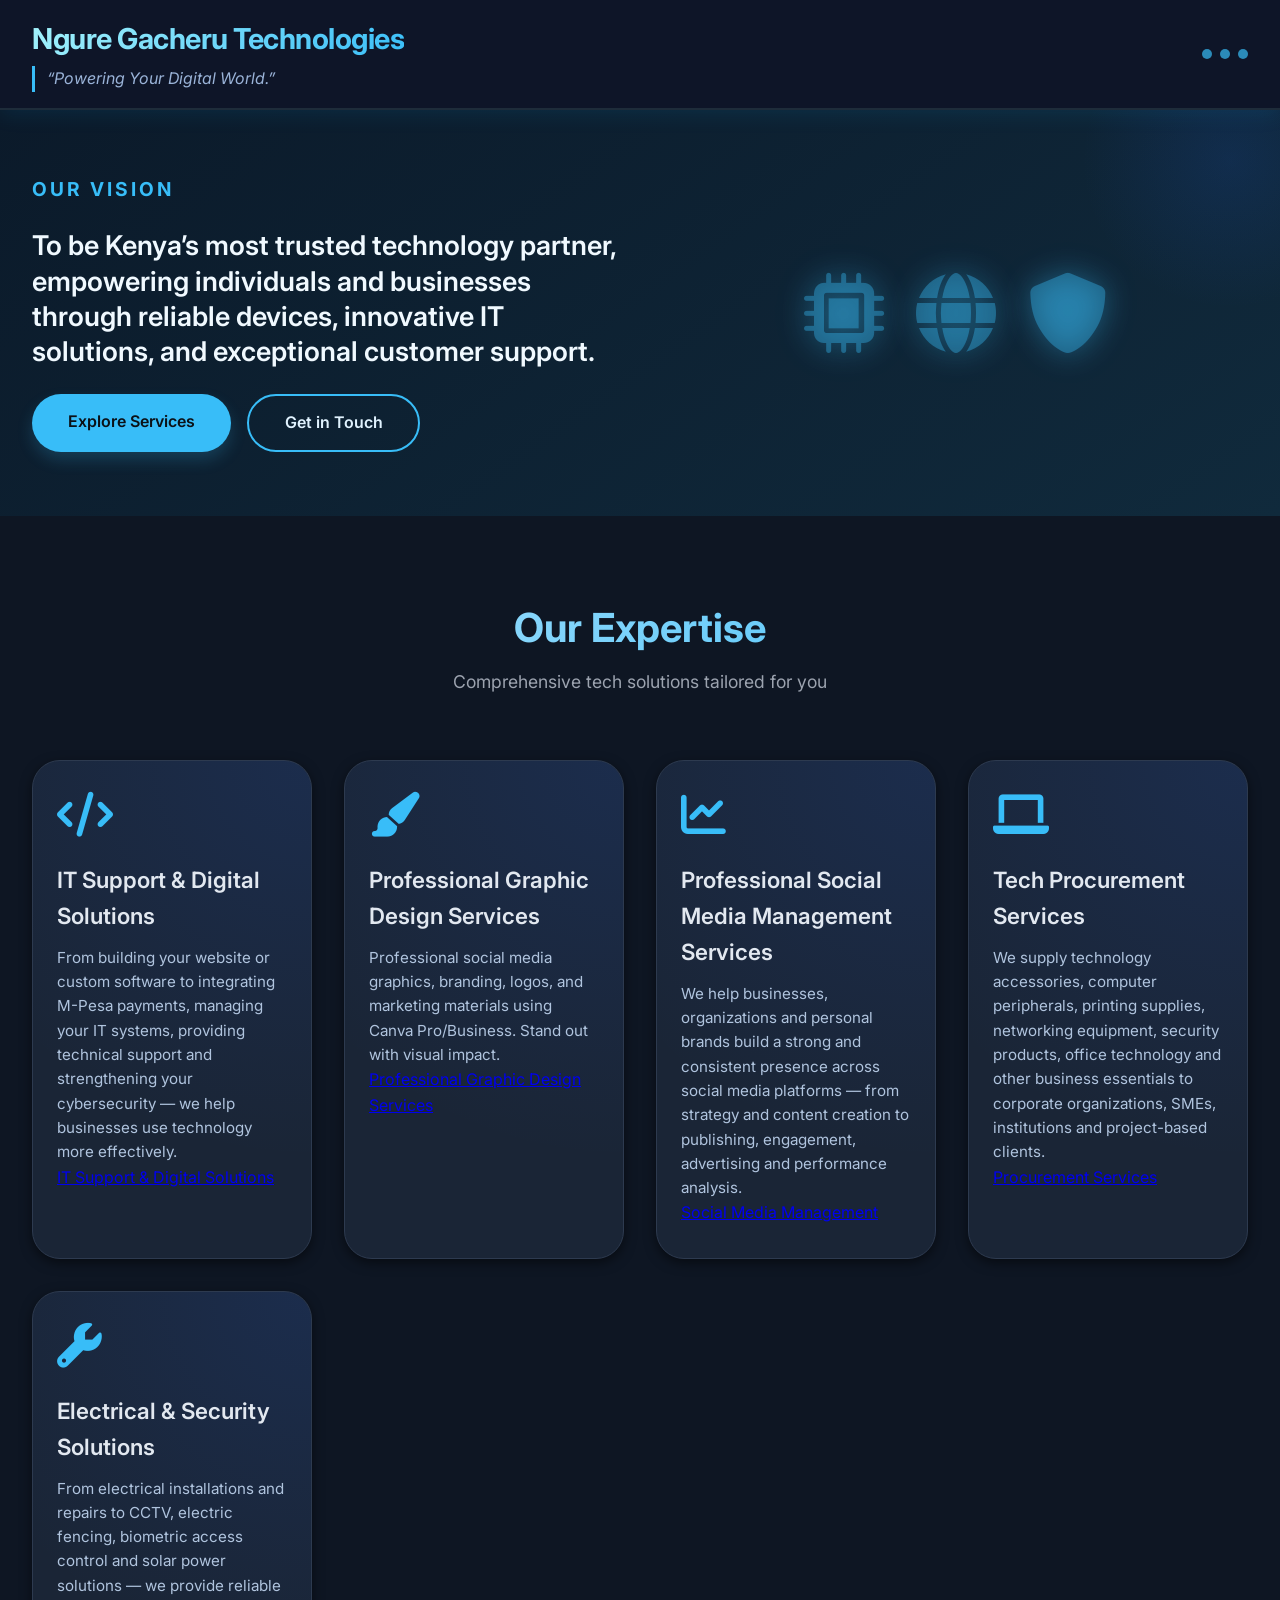
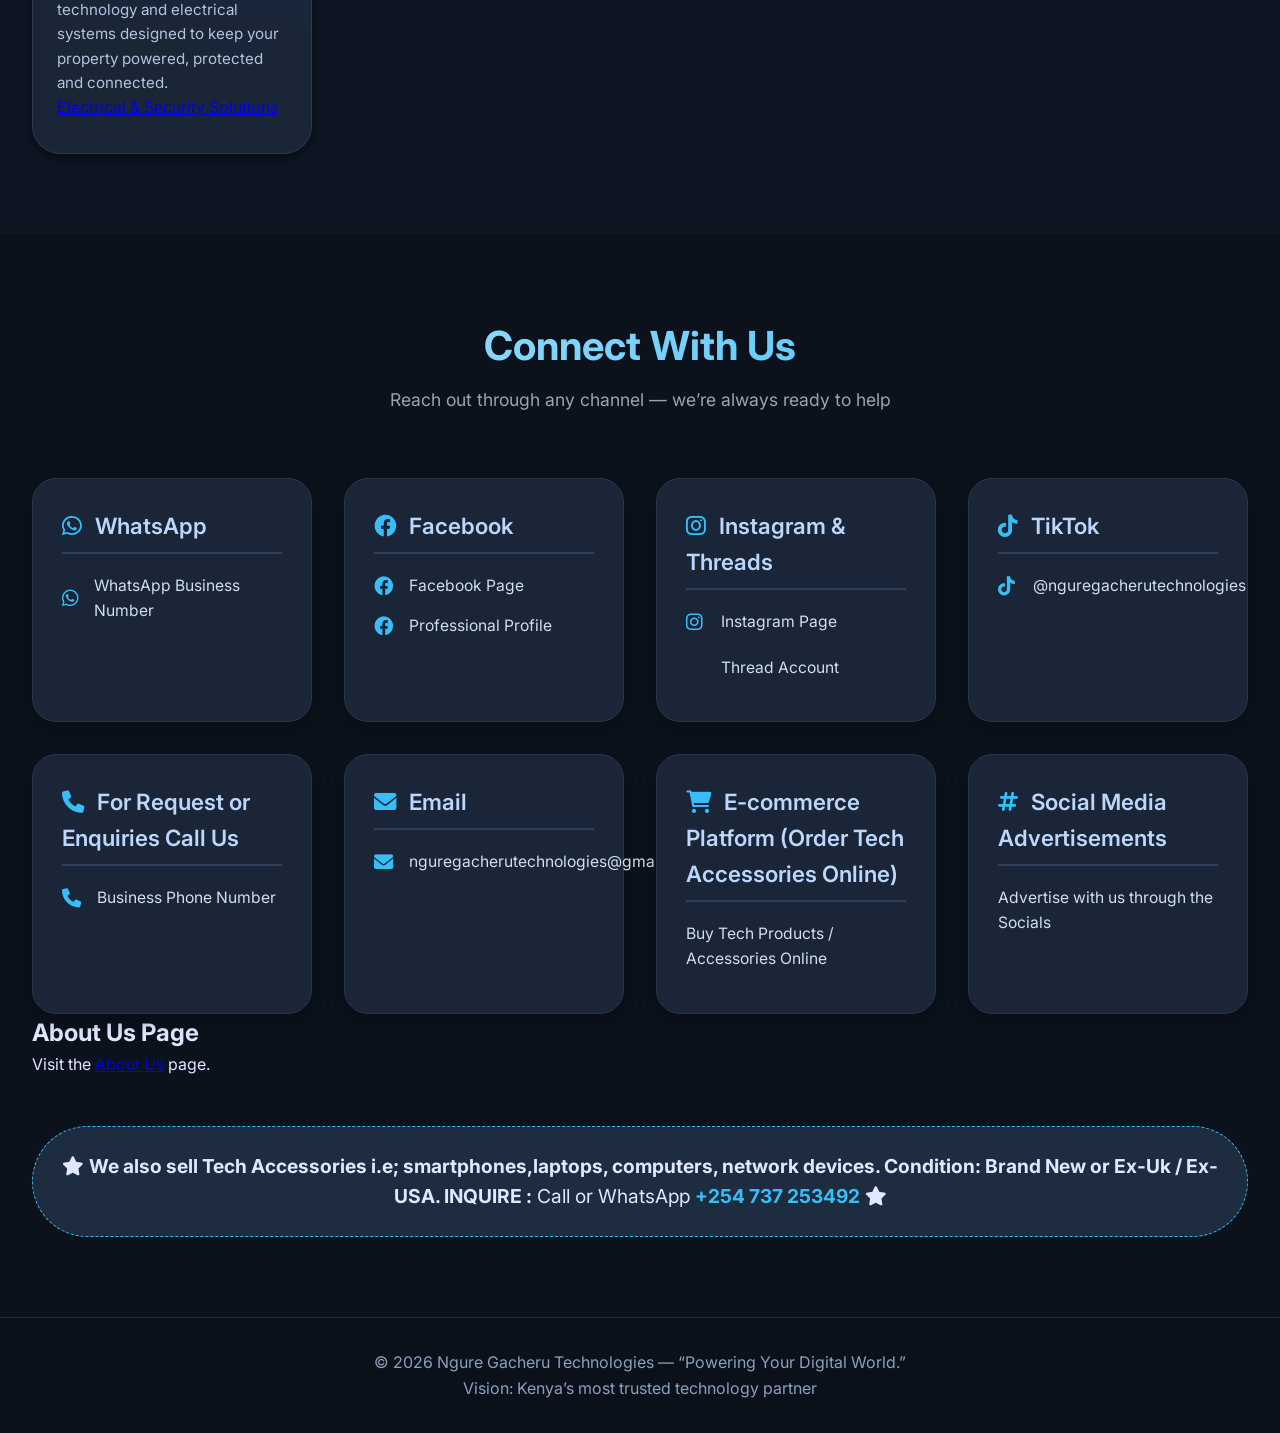
<file: index.html>
<!DOCTYPE html>
<html lang="en">
<head>
  <meta charset="UTF-8">
  <meta name="viewport" content="width=device-width, initial-scale=1.0">
  <title>Ngure Gacheru Technologies</title>
  <!-- Font Awesome 6 (free) -->
  <link rel="stylesheet" href="https://cdnjs.cloudflare.com/ajax/libs/font-awesome/6.0.0-beta3/css/all.min.css">
  <!-- Google Fonts: Inter (clean tech font) -->
  <link href="https://fonts.googleapis.com/css2?family=Inter:opsz,wght@14..32,400;14..32,500;14..32,600;14..32,700&display=swap" rel="stylesheet">
  <!-- Link to external CSS (separate file) -->
  <link rel="stylesheet" href="style.css">
</head>
<body>
  <!-- HEADER with company name & motto -->
  <header class="header">
    <div class="container header-container">
      <div class="logo-area">
        <h1 class="company-name">Ngure Gacheru Technologies</h1>
        <p class="motto">“Powering Your Digital World.”</p>
      </div>
      <!-- subtle tech accent -->
      <div class="header-accent">
        <span class="dot"></span><span class="dot"></span><span class="dot"></span>
      </div>
    </div>
  </header>

  <main>
    <!-- HERO SECTION with vision -->
    <section class="hero">
      <div class="container hero-container">
        <div class="hero-text animate-on-view">
          <h2 class="vision-title">Our Vision</h2>
          <p class="vision-statement">To be Kenya’s most trusted technology partner, empowering individuals and businesses through reliable devices, innovative IT solutions, and exceptional customer support.</p>
          <div class="hero-cta">
            <a href="#services" class="btn btn-primary">Explore Services</a>
            <a href="#contact" class="btn btn-outline">Get in Touch</a>
          </div>
        </div>
        <div class="hero-graphic animate-on-view">
          <i class="fas fa-microchip"></i>
          <i class="fas fa-globe"></i>
          <i class="fas fa-shield-alt"></i>
        </div>
      </div>
    </section>

    <!-- SERVICES SECTION (descriptive cards) -->
    <section id="services" class="services">
      <div class="container">
        <h2 class="section-title">Our Expertise</h2>
        <p class="section-subtitle">Comprehensive tech solutions tailored for you</p>
        <div class="services-grid">
          <!-- card 1: IT Support & Digital Services -->
          <div class="service-card animate-on-view">
            <i class="fas fa-code"></i>
            <h3>IT Support & Digital Solutions</h3>
            <p>From building your website or custom software to integrating M-Pesa payments, managing your IT systems, providing technical support and strengthening your cybersecurity — we help businesses use technology more effectively.</p>
            <a href="itsupport&digitalsolutions.html"></i> IT Support & Digital Solutions</a>
          </div>
          <!-- card 2: Graphic Design -->
          <div class="service-card animate-on-view">
            <i class="fas fa-paint-brush"></i>
            <h3>Professional Graphic Design Services</h3>
            <p>Professional social media graphics, branding, logos, and marketing materials using Canva Pro/Business. Stand out with visual impact.</p>
            <a href="graphicdesign.html"></i> Professional Graphic Design Services</a>
          </div>
          <!-- card 3: Social Media Management -->
          <div class="service-card animate-on-view">
            <i class="fas fa-chart-line"></i>
            <h3>Professional Social Media Management Services</h3>
            <p>We help businesses, organizations and personal brands build a strong and consistent presence across social media platforms — from strategy and content creation to publishing, engagement, advertising and performance analysis.</p>
            <a href="socialmediamanagement.html"></i> Social Media Management</a>
          </div>
          <!-- card 4: Procurement and Deployment -->
          <div class="service-card animate-on-view">
            <i class="fas fa-laptop"></i>
            <h3>Tech Procurement Services</h3>
            <p>We supply technology accessories, computer peripherals, printing supplies, networking equipment, security products, office technology and other business essentials to corporate organizations, SMEs, institutions and project-based clients.</p>
            <a href="procurement.html"></i> Procurement Services</a>
          </div> 
          <!--card 5: Electrical Works -->
          <div class="service-card animate-on-view">
            <i class="fas fa-wrench"></i>
            <h3>Electrical & Security Solutions</h3>
            <p>From electrical installations and repairs to CCTV, electric fencing, biometric access control and solar power solutions — we provide reliable technology and electrical systems designed to keep your property powered, protected and connected.</p>
            <a href="electrical&securitysolutions.html"></i> Electrical & Security Solutions</a>
          </div>
        </div>
      </div>
    </section>

    <!-- CONTACT SECTION (all clickable links) -->
    <section id="contact" class="contact">
      <div class="container">
        <h2 class="section-title">Connect With Us</h2>
        <p class="section-subtitle">Reach out through any channel — we’re always ready to help</p>

        <div class="contact-grid">
          <!-- left column: WhatsApp & Facebook & Instagram/Threads -->
          <div class="contact-group animate-on-view">
            <h3><i class="fab fa-whatsapp"></i> WhatsApp</h3>
            <ul>
              <li><a href="https://wa.me/254737253492" target="_blank" rel="noopener"><i class="fab fa-whatsapp"></i> WhatsApp Business Number</a></li>
            </ul>
          </div>

          <div class="contact-group animate-on-view">
            <h3><i class="fab fa-facebook"></i> Facebook</h3>
            <ul>
              <li><a href="https://www.facebook.com/share/1E1MWqyqEN/" target="_blank" rel="noopener"><i class="fab fa-facebook"></i> Facebook Page</a></li>
              <li><a href="https://www.facebook.com/share/17ygFQ6qt3/" target="_blank" rel="noopener"><i class="fab fa-facebook"></i> Professional Profile</a></li>
            </ul>
          </div>

          <div class="contact-group animate-on-view">
            <h3><i class="fab fa-instagram"></i> Instagram & Threads</h3>
            <ul>
              <li><a href="https://www.instagram.com/nguregacheru_technologies?igsh=MXRsOHNwMW92cDds" target="_blank" rel="noopener"><i class="fab fa-instagram"></i> Instagram Page</a></li>
              <li><a href="https://www.threads.net/@nguregacheru_technologies" target="_blank" rel="noopener"><i class="fab fa-threads"></i> Thread Account</a></li>
            </ul>
          </div>

          <!-- right column: TikTok, Phone, Email, extra -->
          <div class="contact-group animate-on-view">
            <h3><i class="fab fa-tiktok"></i> TikTok</h3>
            <ul>
              <li><a href="https://tiktok.com/@nguregacherutechnologies" target="_blank" rel="noopener"><i class="fab fa-tiktok"></i> @nguregacherutechnologies</a></li>
            </ul>
          </div>

          <div class="contact-group animate-on-view">
            <h3><i class="fas fa-phone"></i> For Request or Enquiries Call Us</h3>
            <ul>
              <li><a href="tel:+254737253492"><i class="fas fa-phone"></i> Business Phone Number</a></li>
            </ul>
          </div>

          <div class="contact-group animate-on-view">
            <h3><i class="fas fa-envelope"></i> Email</h3>
            <ul>
              <li><a href="mailto:nguregacherutechnologies@gmail.com"><i class="fas fa-envelope"></i> nguregacherutechnologies@gmail.com</a></li>
            </ul>
          </div>

        <div class="contact-group animate-on-view">
          <h3><i class="fas fa-shopping-cart"></i> E-commerce Platform (Order Tech Accessories Online)</h3>
          <ul>
            <li><a href="https://wa.me/c/254737253492" target="_blank><i class="fab fa-whatsapp"></i> Buy Tech Products / Accessories Online</a></li>
          </ul>
        </div>

        <div class="contact-group animate-on-view">
          <h3><i class="fas fa-hashtag"></i> Social Media Advertisements</h3>
          <ul>
            <li><a href="socialmediamanagement.html" target="_blank><i class="fab fa-desktop"></i> Advertise with us through the Socials</a></li>
          </ul>
      </div>
    </div>
 
        <body>
          <h1>About Us Page</h1>
          <p>Visit the <a href="aboutus.html">About Us</a> page.</p>
        </body>

        <!-- extra line: repeat of contact/orders (already covered, but to match description) -->
        <div class="contact-footer-note animate-on-view">
          <p><i class="fas fa-star"></i> <strong>We also sell Tech Accessories i.e; smartphones,laptops, computers, network devices. Condition: Brand New or Ex-Uk / Ex-USA. INQUIRE :</strong> Call or WhatsApp <a href="https://wa.me/c/254737253492" target="_blank">+254 737 253492</a> <i class="fas fa-star"></i></p>
        </div>
      </div>
    </section>
  </main>

  <!-- FOOTER -->
  <footer class="footer">
    <div class="container footer-container">
      <p>© <span id="current-year"></span> Ngure Gacheru Technologies — “Powering Your Digital World.”</p>
      <p>Vision: Kenya’s most trusted technology partner</p>
    </div>
  </footer>

  <!-- Link to external JavaScript (separate file) -->
  <script src="script.js"></script>
</body>

</html>
</file>
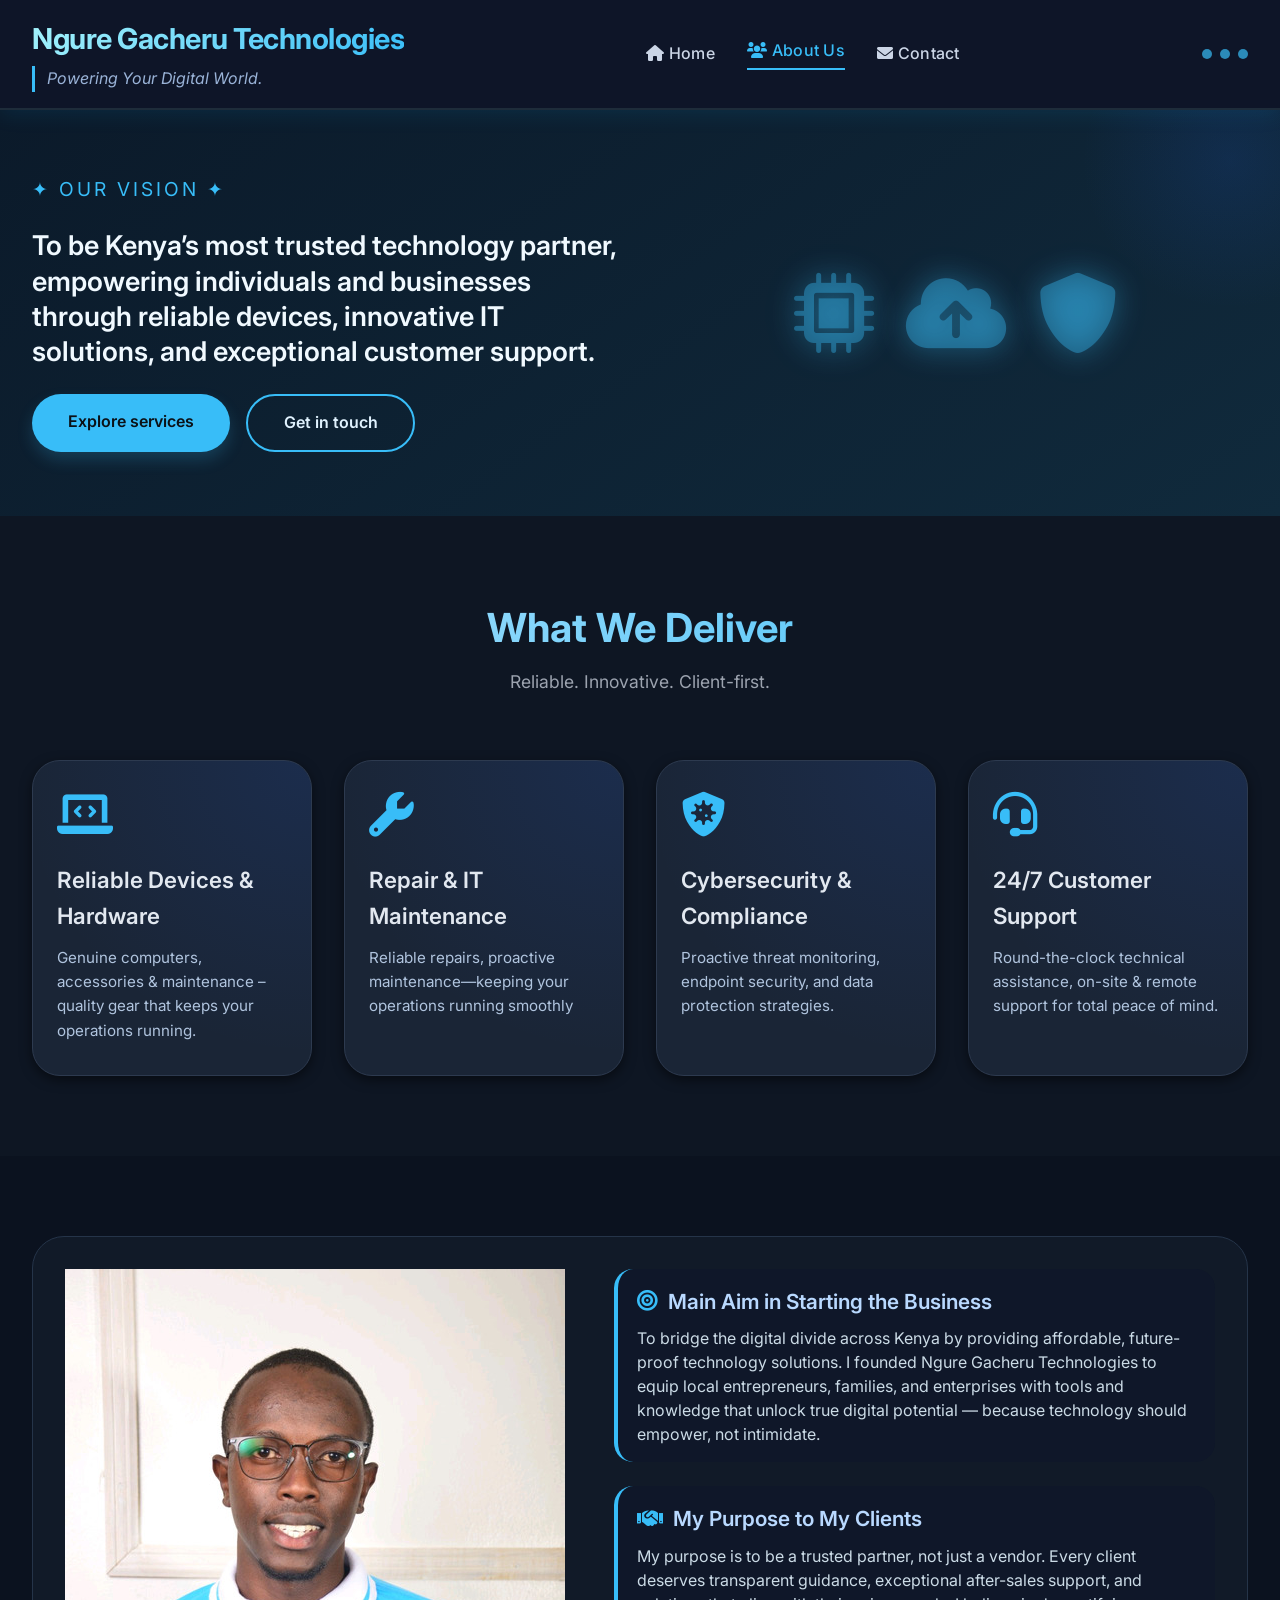
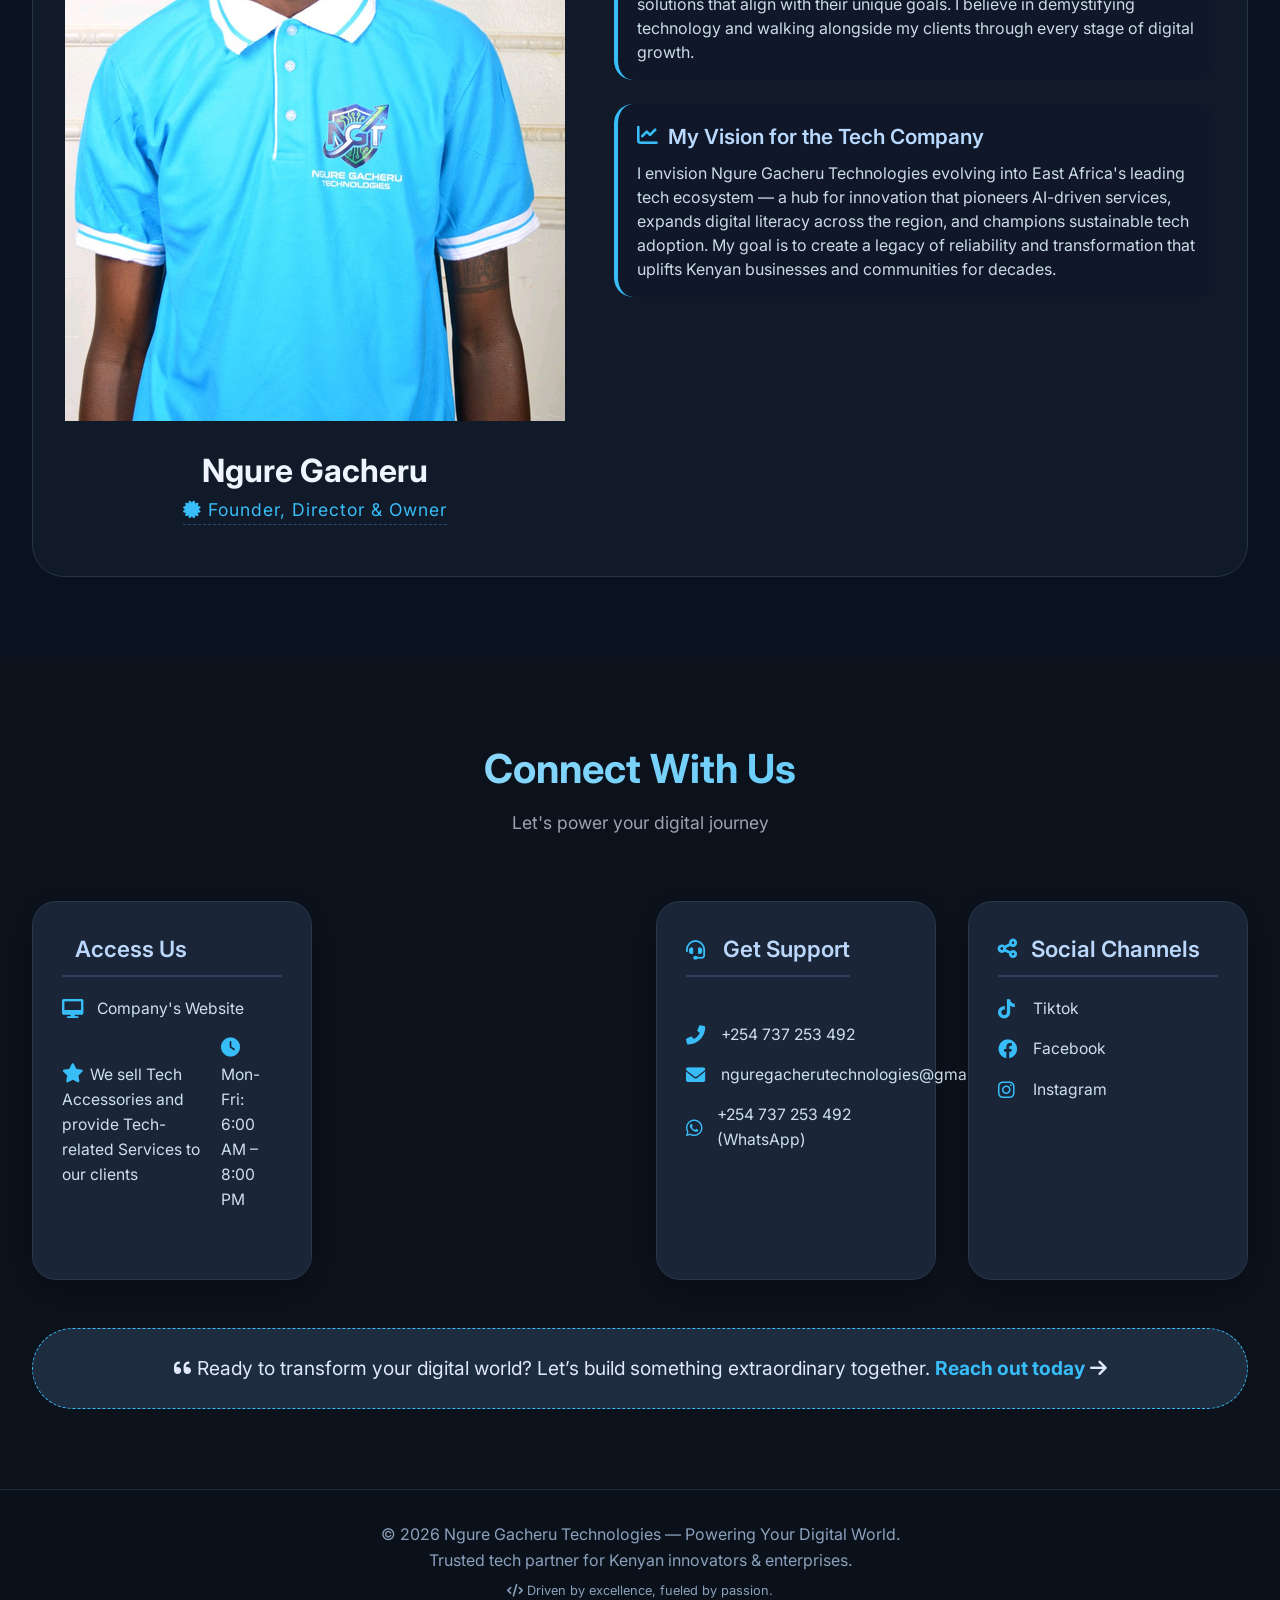
<file: aboutus.html>
<!DOCTYPE html>
<html lang="en">
<head>
  <meta charset="UTF-8">
  <meta name="viewport" content="width=device-width, initial-scale=1.0, viewport-fit=cover">
  <title>About Us | Ngure Gacheru Technologies</title>
  <!-- Google Fonts + Font Awesome -->
  <link href="https://fonts.googleapis.com/css2?family=Inter:opsz,wght@14..32,300;14..32,400;14..32,600;14..32,700;14..32,800&display=swap" rel="stylesheet">
  <link rel="stylesheet" href="https://cdnjs.cloudflare.com/ajax/libs/font-awesome/6.0.0-beta3/css/all.min.css">
  <style>
    /* style.css - modern tech theme with animations (fully integrated) */
    * {
      margin: 0;
      padding: 0;
      box-sizing: border-box;
    }

    body {
      font-family: 'Inter', sans-serif;
      background-color: #0b1117;
      color: #e0e7ff;
      line-height: 1.6;
      scroll-behavior: smooth;
    }

    .container {
      max-width: 1280px;
      margin: 0 auto;
      padding: 0 2rem;
    }

    /* ===== HEADER ===== */
    .header {
      background: #0f172a;
      border-bottom: 2px solid #1e2c3a;
      box-shadow: 0 4px 20px rgba(0, 180, 255, 0.1);
      position: sticky;
      top: 0;
      z-index: 100;
      backdrop-filter: blur(6px);
      background-color: rgba(15, 23, 42, 0.95);
    }

    .header-container {
      display: flex;
      justify-content: space-between;
      align-items: center;
      padding: 1rem 2rem;
      flex-wrap: wrap;
      gap: 1rem;
    }

    .brand-area {
      display: flex;
      flex-direction: column;
    }

    .company-name {
      font-size: 1.8rem;
      font-weight: 700;
      background: linear-gradient(135deg, #a5f3fc, #38bdf8);
      -webkit-background-clip: text;
      -webkit-text-fill-color: transparent;
      background-clip: text;
      letter-spacing: -0.5px;
    }

    .motto {
      font-size: 1rem;
      color: #9ab3d8;
      font-style: italic;
      border-left: 3px solid #38bdf8;
      padding-left: 0.75rem;
      margin-top: 0.25rem;
    }

    /* navigation links */
    .nav-links {
      display: flex;
      gap: 2rem;
      align-items: center;
    }
    .nav-links a {
      color: #cbd5e6;
      text-decoration: none;
      font-weight: 500;
      transition: 0.2s;
      font-size: 1rem;
      letter-spacing: 0.3px;
    }
    .nav-links a:hover {
      color: #38bdf8;
      transform: translateY(-2px);
    }
    .nav-links a.active {
      color: #38bdf8;
      border-bottom: 2px solid #38bdf8;
      padding-bottom: 4px;
    }

    .header-accent {
      display: flex;
      gap: 8px;
    }
    .dot {
      width: 10px;
      height: 10px;
      background-color: #38bdf8;
      border-radius: 50%;
      opacity: 0.7;
      animation: pulse 2s infinite;
    }
    .dot:nth-child(2) { animation-delay: 0.4s; }
    .dot:nth-child(3) { animation-delay: 0.8s; }

    @keyframes pulse {
      0%, 100% { transform: scale(1); opacity: 0.7; }
      50% { transform: scale(1.3); opacity: 1; }
    }

    /* ===== HERO ===== */
    .hero {
      background: linear-gradient(145deg, #0b1a2a 0%, #102a3c 100%);
      padding: 4rem 0;
      overflow: hidden;
      position: relative;
    }
    .hero::before {
      content: '';
      position: absolute;
      width: 300px;
      height: 300px;
      background: radial-gradient(circle, #2563eb20 0%, transparent 70%);
      top: -100px;
      right: -100px;
      border-radius: 50%;
    }

    .hero-container {
      display: grid;
      grid-template-columns: 1fr 1fr;
      gap: 3rem;
      align-items: center;
    }

    .hero-text .vision-title {
      font-size: 1.2rem;
      text-transform: uppercase;
      letter-spacing: 3px;
      color: #38bdf8;
      margin-bottom: 0.5rem;
    }
    .vision-statement {
      font-size: 1.7rem;
      font-weight: 600;
      line-height: 1.3;
      margin: 1.5rem 0;
      color: #f0f9ff;
    }
    .hero-cta {
      display: flex;
      gap: 1rem;
      flex-wrap: wrap;
    }
    .btn {
      display: inline-block;
      padding: 0.9rem 2.2rem;
      border-radius: 40px;
      font-weight: 600;
      text-decoration: none;
      transition: all 0.3s ease;
      border: 1px solid transparent;
    }
    .btn-primary {
      background: #38bdf8;
      color: #0b1117;
      box-shadow: 0 8px 16px #38bdf830;
    }
    .btn-primary:hover {
      background: #7dd3fc;
      transform: translateY(-4px);
      box-shadow: 0 16px 24px #38bdf860;
    }
    .btn-outline {
      border: 2px solid #38bdf8;
      color: #e0f2fe;
    }
    .btn-outline:hover {
      background: #38bdf8;
      color: #0b1117;
      transform: translateY(-4px);
    }

    .hero-graphic {
      display: flex;
      gap: 2rem;
      justify-content: center;
      font-size: 5rem;
      color: #38bdf860;
    }
    .hero-graphic i {
      animation: float 4s ease-in-out infinite;
      filter: drop-shadow(0 0 15px #38bdf8);
    }
    .hero-graphic i:nth-child(2) { animation-delay: 0.6s; }
    .hero-graphic i:nth-child(3) { animation-delay: 1.2s; }

    @keyframes float {
      0%, 100% { transform: translateY(0); }
      50% { transform: translateY(-20px); }
    }

    /* ===== SERVICES ===== */
    .services {
      padding: 5rem 0;
      background: #0e1623;
    }
    .section-title {
      font-size: 2.5rem;
      font-weight: 700;
      text-align: center;
      margin-bottom: 0.5rem;
      background: linear-gradient(135deg, #bae6fd, #38bdf8);
      -webkit-background-clip: text;
      -webkit-text-fill-color: transparent;
    }
    .section-subtitle {
      text-align: center;
      color: #9ca3af;
      margin-bottom: 4rem;
      font-size: 1.1rem;
    }

    .services-grid {
      display: grid;
      grid-template-columns: repeat(auto-fit, minmax(280px, 1fr));
      gap: 2rem;
    }

    .service-card {
      background: #1a2536;
      padding: 2rem 1.5rem;
      border-radius: 28px;
      border: 1px solid #2d3a4f;
      transition: all 0.3s cubic-bezier(0.25, 0.46, 0.45, 0.94);
      box-shadow: 0 4px 12px rgba(0,0,0,0.5);
      position: relative;
      z-index: 1;
      overflow: hidden;
    }
    .service-card::before {
      content: '';
      position: absolute;
      top: 0;
      left: 0;
      width: 100%;
      height: 100%;
      background: radial-gradient(circle at top right, #2563eb20, transparent 70%);
      z-index: -1;
    }
    .service-card:hover {
      transform: translateY(-10px) scale(1.02);
      border-color: #38bdf8;
      box-shadow: 0 25px 35px -10px #0f172a, 0 0 0 2px #38bdf840;
    }
    .service-card i {
      font-size: 2.8rem;
      color: #38bdf8;
      margin-bottom: 1.5rem;
    }
    .service-card h3 {
      font-size: 1.4rem;
      font-weight: 600;
      margin-bottom: 0.75rem;
      color: #e2e8f0;
    }
    .service-card p {
      color: #b0c4de;
      font-size: 0.95rem;
    }

    /* ===== FOUNDER SECTION (custom extra) ===== */
    .founder-section {
      padding: 5rem 0;
      background: #0b121f;
    }
    .founder-grid {
      display: grid;
      grid-template-columns: 1fr 1.2fr;
      gap: 3rem;
      align-items: start;
      background: #111a28;
      border-radius: 2rem;
      padding: 2rem;
      border: 1px solid #253449;
      transition: 0.2s;
    }
    .founder-photo {
      text-align: center;
    }
    .founder-img {
      width: auto;
      max-width: 100%;
      aspect-ratio: 3 / 4;
      object-fit: cover;
      border-radius: 2rem;
      border: 3px solid #38bdf8;
      box-shadow: 0 20px 35px -10px rgba(0,0,0,0.5);
      background: #1e2f44;
      transition: transform 0.3s;
    }
    .founder-img:hover {
      transform: scale(1.02);
    }
    .founder-name {
      font-size: 2rem;
      font-weight: 700;
      margin-top: 1rem;
      color: #eef5ff;
    }
    .founder-title {
      color: #38bdf8;
      font-size: 1.1rem;
      letter-spacing: 1px;
      margin-bottom: 1.2rem;
      border-bottom: 1px dashed #2d4b6e;
      display: inline-block;
    }
    .founder-bio {
      display: flex;
      flex-direction: column;
      gap: 1.5rem;
    }
    .bio-card {
      background: #0f172ad9;
      padding: 1rem 1.2rem;
      border-radius: 1.2rem;
      border-left: 4px solid #38bdf8;
    }
    .bio-card h4 {
      font-size: 1.3rem;
      font-weight: 600;
      margin-bottom: 0.5rem;
      color: #b9d9ff;
      display: flex;
      align-items: center;
      gap: 10px;
    }
    .bio-card h4 i {
      color: #38bdf8;
      font-size: 1.3rem;
    }
    .bio-card p {
      color: #cbdbe6;
      line-height: 1.5;
    }

    /* ===== CONTACT ===== */
    .contact {
      padding: 5rem 0;
      background: #0b121c;
    }

    .contact-grid {
      display: grid;
      grid-template-columns: repeat(auto-fit, minmax(260px, 1fr));
      gap: 2rem;
      margin-top: 2rem;
    }

    .contact-group {
      background: #1a2637;
      border-radius: 24px;
      padding: 1.8rem 1.8rem;
      border: 1px solid #2a374b;
      transition: 0.2s;
      box-shadow: 0 8px 18px #00000040;
    }
    .contact-group:hover {
      border-color: #38bdf8;
      box-shadow: 0 12px 28px #38bdf820;
    }
    .contact-group h3 {
      font-size: 1.4rem;
      font-weight: 600;
      margin-bottom: 1.2rem;
      color: #bbd7fb;
      border-bottom: 2px solid #2e405b;
      padding-bottom: 0.5rem;
    }
    .contact-group h3 i {
      color: #38bdf8;
      margin-right: 0.5rem;
    }
    .contact-group ul {
      list-style: none;
    }
    .contact-group li {
      margin-bottom: 0.8rem;
    }
    .contact-group a {
      color: #cfdfee;
      text-decoration: none;
      display: inline-flex;
      align-items: center;
      gap: 0.7rem;
      transition: all 0.2s;
      font-size: 0.98rem;
    }
    .contact-group a i {
      width: 1.5rem;
      color: #38bdf8;
      font-size: 1.2rem;
    }
    .contact-group a:hover {
      color: #38bdf8;
      transform: translateX(6px);
    }

    .contact-footer-note {
      margin-top: 3rem;
      background: #1e2c40;
      padding: 1.5rem;
      border-radius: 60px;
      text-align: center;
      border: 1px dashed #38bdf8;
    }
    .contact-footer-note p {
      font-size: 1.2rem;
    }
    .contact-footer-note a {
      color: #38bdf8;
      font-weight: 700;
      text-decoration: none;
    }
    .contact-footer-note a:hover {
      text-decoration: underline;
    }

    /* ===== FOOTER ===== */
    .footer {
      background: #0a111a;
      padding: 2rem 0;
      border-top: 1px solid #1e2c3c;
      text-align: center;
      color: #8ba0bc;
    }

    /* ===== ANIMATION ON VIEW (intersection observer) ===== */
    .animate-on-view {
      opacity: 0;
      transform: translateY(35px);
      transition: opacity 0.7s ease, transform 0.7s ease;
    }
    .animate-on-view.visible {
      opacity: 1;
      transform: translateY(0);
    }

    /* ===== RESPONSIVE ===== */
    @media (max-width: 768px) {
      .hero-container {
        grid-template-columns: 1fr;
        text-align: center;
      }
      .hero-cta {
        justify-content: center;
      }
      .hero-graphic {
        font-size: 4rem;
        order: -1;
      }
      .company-name {
        font-size: 1.4rem;
      }
      .header-container {
        flex-direction: column;
        text-align: center;
      }
      .motto {
        border-left: none;
        border-top: 2px solid #38bdf8;
        padding-top: 0.3rem;
      }
      .nav-links {
        justify-content: center;
        flex-wrap: wrap;
        gap: 1.2rem;
      }
      .contact-grid {
        grid-template-columns: 1fr;
      }
      .founder-grid {
        grid-template-columns: 1fr;
        text-align: center;
        gap: 1.8rem;
      }
      .bio-card {
        text-align: left;
      }
    }
    @media (max-width: 480px) {
      .vision-statement {
        font-size: 1.3rem;
      }
      .founder-name {
        font-size: 1.5rem;
      }
    }
  </style>
</head>
<body>

<header class="header">
  <div class="header-container">
    <div class="brand-area">
      <div class="company-name">Ngure Gacheru Technologies</div>
      <div class="motto">Powering Your Digital World.</div>
    </div>
    <div class="nav-links">
      <a href="index.html"><i class="fas fa-home"></i> Home</a>
      <a href="#" class="active"><i class="fas fa-users"></i> About Us</a>
      <a href="#contact"><i class="fas fa-envelope"></i> Contact</a>
    </div>
    <div class="header-accent">
      <div class="dot"></div>
      <div class="dot"></div>
      <div class="dot"></div>
    </div>
  </div>
</header>

<main>
  <!-- Hero + Vision statement (Company Vision) -->
  <section class="hero">
    <div class="container hero-container">
      <div class="hero-text animate-on-view">
        <span class="vision-title">✦ OUR VISION ✦</span>
        <div class="vision-statement">
          To be Kenya’s most trusted technology partner, empowering individuals and businesses through reliable devices, innovative IT solutions, and exceptional customer support.
        </div>
        <div class="hero-cta">
          <a href="#services" class="btn btn-primary">Explore services</a>
          <a href="#contact" class="btn btn-outline">Get in touch</a>
        </div>
      </div>
      <div class="hero-graphic animate-on-view">
        <i class="fas fa-microchip"></i>
        <i class="fas fa-cloud-upload-alt"></i>
        <i class="fas fa-shield-alt"></i>
      </div>
    </div>
  </section>

  <!-- Services Section (IT solutions) -->
  <section id="services" class="services">
    <div class="container">
      <h2 class="section-title animate-on-view">What We Deliver</h2>
      <p class="section-subtitle animate-on-view">Reliable. Innovative. Client-first.</p>
      <div class="services-grid">
        <div class="service-card animate-on-view">
          <i class="fas fa-laptop-code"></i>
          <h3>Reliable Devices & Hardware</h3>
          <p>Genuine computers, accessories & maintenance – quality gear that keeps your operations running.</p>
        </div>
        <div class="service-card animate-on-view">
          <i class="fas fa-wrench"></i>
          <h3>Repair & IT Maintenance</h3>
          <p>Reliable repairs, proactive maintenance—keeping your operations running smoothly</p>
        </div>
        <div class="service-card animate-on-view">
          <i class="fas fa-shield-virus"></i>
          <h3>Cybersecurity & Compliance</h3>
          <p>Proactive threat monitoring, endpoint security, and data protection strategies.</p>
        </div>
        <div class="service-card animate-on-view">
          <i class="fas fa-headset"></i>
          <h3>24/7 Customer Support</h3>
          <p>Round-the-clock technical assistance, on-site & remote support for total peace of mind.</p>
        </div>
      </div>
    </div>
  </section>

  <!-- FOUNDER SECTION: Photo, Position, Aim, Purpose, Personal Vision for the business -->
  <section class="founder-section">
    <div class="container">
      <div class="founder-grid animate-on-view">
        <div class="founder-photo">
          <!-- Founder image placeholder (actual photo upload area) -->
          <img class="founder_img" 
               src="WhatsApp Image 2026-03-31 at 9.51.46 PM.jpeg"
               alt="Ngure Gacheru - Founder, Director & Owner">
          <div class="founder-name">Ngure Gacheru</div>
          <div class="founder-title"><i class="fas fa-certificate"></i> Founder, Director & Owner</div>
        </div>
        <div class="founder-bio">
          <div class="bio-card">
            <h4><i class="fas fa-bullseye"></i> Main Aim in Starting the Business</h4>
            <p>To bridge the digital divide across Kenya by providing affordable, future-proof technology solutions. I founded Ngure Gacheru Technologies to equip local entrepreneurs, families, and enterprises with tools and knowledge that unlock true digital potential — because technology should empower, not intimidate.</p>
          </div>
          <div class="bio-card">
            <h4><i class="fas fa-handshake"></i> My Purpose to My Clients</h4>
            <p>My purpose is to be a trusted partner, not just a vendor. Every client deserves transparent guidance, exceptional after-sales support, and solutions that align with their unique goals. I believe in demystifying technology and walking alongside my clients through every stage of digital growth.</p>
          </div>
          <div class="bio-card">
            <h4><i class="fas fa-chart-line"></i> My Vision for the Tech Company</h4>
            <p>I envision Ngure Gacheru Technologies evolving into East Africa's leading tech ecosystem — a hub for innovation that pioneers AI-driven services, expands digital literacy across the region, and champions sustainable tech adoption. My goal is to create a legacy of reliability and transformation that uplifts Kenyan businesses and communities for decades.</p>
          </div>
        </div>
      </div>
    </div>
  </section>

  <!-- Contact Section with real details -->
  <section id="contact" class="contact">
    <div class="container">
      <h2 class="section-title animate-on-view">Connect With Us</h2>
      <p class="section-subtitle animate-on-view">Let's power your digital journey</p>
      <div class="contact-grid">
        <div class="contact-group animate-on-view">
          <h3><i class="fas fa-vcard-o"></i> Access Us</h3>
          <ul>
            <li><a href="https://nguregacherutechnologies.netlify.app"><i class="fas fa-desktop"></i> Company's Website</li>
            <li><i class="fas fa-star"></i> We sell Tech Accessories and provide Tech-related Services to our clients</li>
            <li><i class="fas fa-clock"></i> Mon-Fri: 6:00 AM – 8:00 PM</li>
          </ul>
        </div>
        <div class="contact-group animate-on-view">
          <h3><i class="fas fa-headset"></i> Get Support</h3>
          <ul>
            <li><a href="tel:+254737253492"><i class="fas fa-phone-alt"></i> +254 737 253 492</a></li>
            <li><a href="mailto:nguregacherutechnologies@gmail.com"><i class="fas fa-envelope"></i> nguregacherutechnologies@gmail.com</a></li>
            <li><a href="#"><i class="fab fa-whatsapp"></i> +254 737 253 492 (WhatsApp)</a></li>
          </ul>
        </div>
        <div class="contact-group animate-on-view">
          <h3><i class="fas fa-share-alt"></i> Social Channels</h3>
          <ul>
            <li><a href="tiktok.com/@nguregacherutechnologies"><i class="fab fa-tiktok"></i> Tiktok</a></li>
            <li><a href="https://www.facebook.com/share/1EBFA3L95E/"><i class="fab fa-facebook"></i> Facebook</a></li>
            <li><a href="https://www.instagram.com/nguregacheru_technologies?igsh=MXRsOHNwMW92cDds"><i class="fab fa-instagram"></i> Instagram</a></li>
          </ul>
        </div>
      </div>
      <div class="contact-footer-note animate-on-view">
        <p><i class="fas fa-quote-left"></i> Ready to transform your digital world? Let’s build something extraordinary together. <a href="mailto:nguregacherutechnologies@gmail.com">Reach out today</a> <i class="fas fa-arrow-right"></i></p>
      </div>
    </div>
  </section>
</main>

<footer class="footer">
  <div class="container">
    <p>© 2026 Ngure Gacheru Technologies — Powering Your Digital World. <br> Trusted tech partner for Kenyan innovators & enterprises.</p>
    <p style="margin-top: 0.5rem; font-size: 0.8rem;"><i class="fas fa-code"></i> Driven by excellence, fueled by passion.</p>
  </div>
</footer>

<script>
  // Intersection Observer for .animate-on-view elements
  const animatedElements = document.querySelectorAll('.animate-on-view');
  const observer = new IntersectionObserver((entries) => {
    entries.forEach(entry => {
      if (entry.isIntersecting) {
        entry.target.classList.add('visible');
        observer.unobserve(entry.target);
      }
    });
  }, { threshold: 0.2, rootMargin: "0px 0px -20px 0px" });
  
  animatedElements.forEach(el => observer.observe(el));
  
  // manually trigger any already visible on load (in case)
  window.addEventListener('load', () => {
    animatedElements.forEach(el => {
      const rect = el.getBoundingClientRect();
      if (rect.top < window.innerHeight - 100) {
        el.classList.add('visible');
        observer.unobserve(el);
      }
    });
  });
</script>
</body>
</html>
</file>
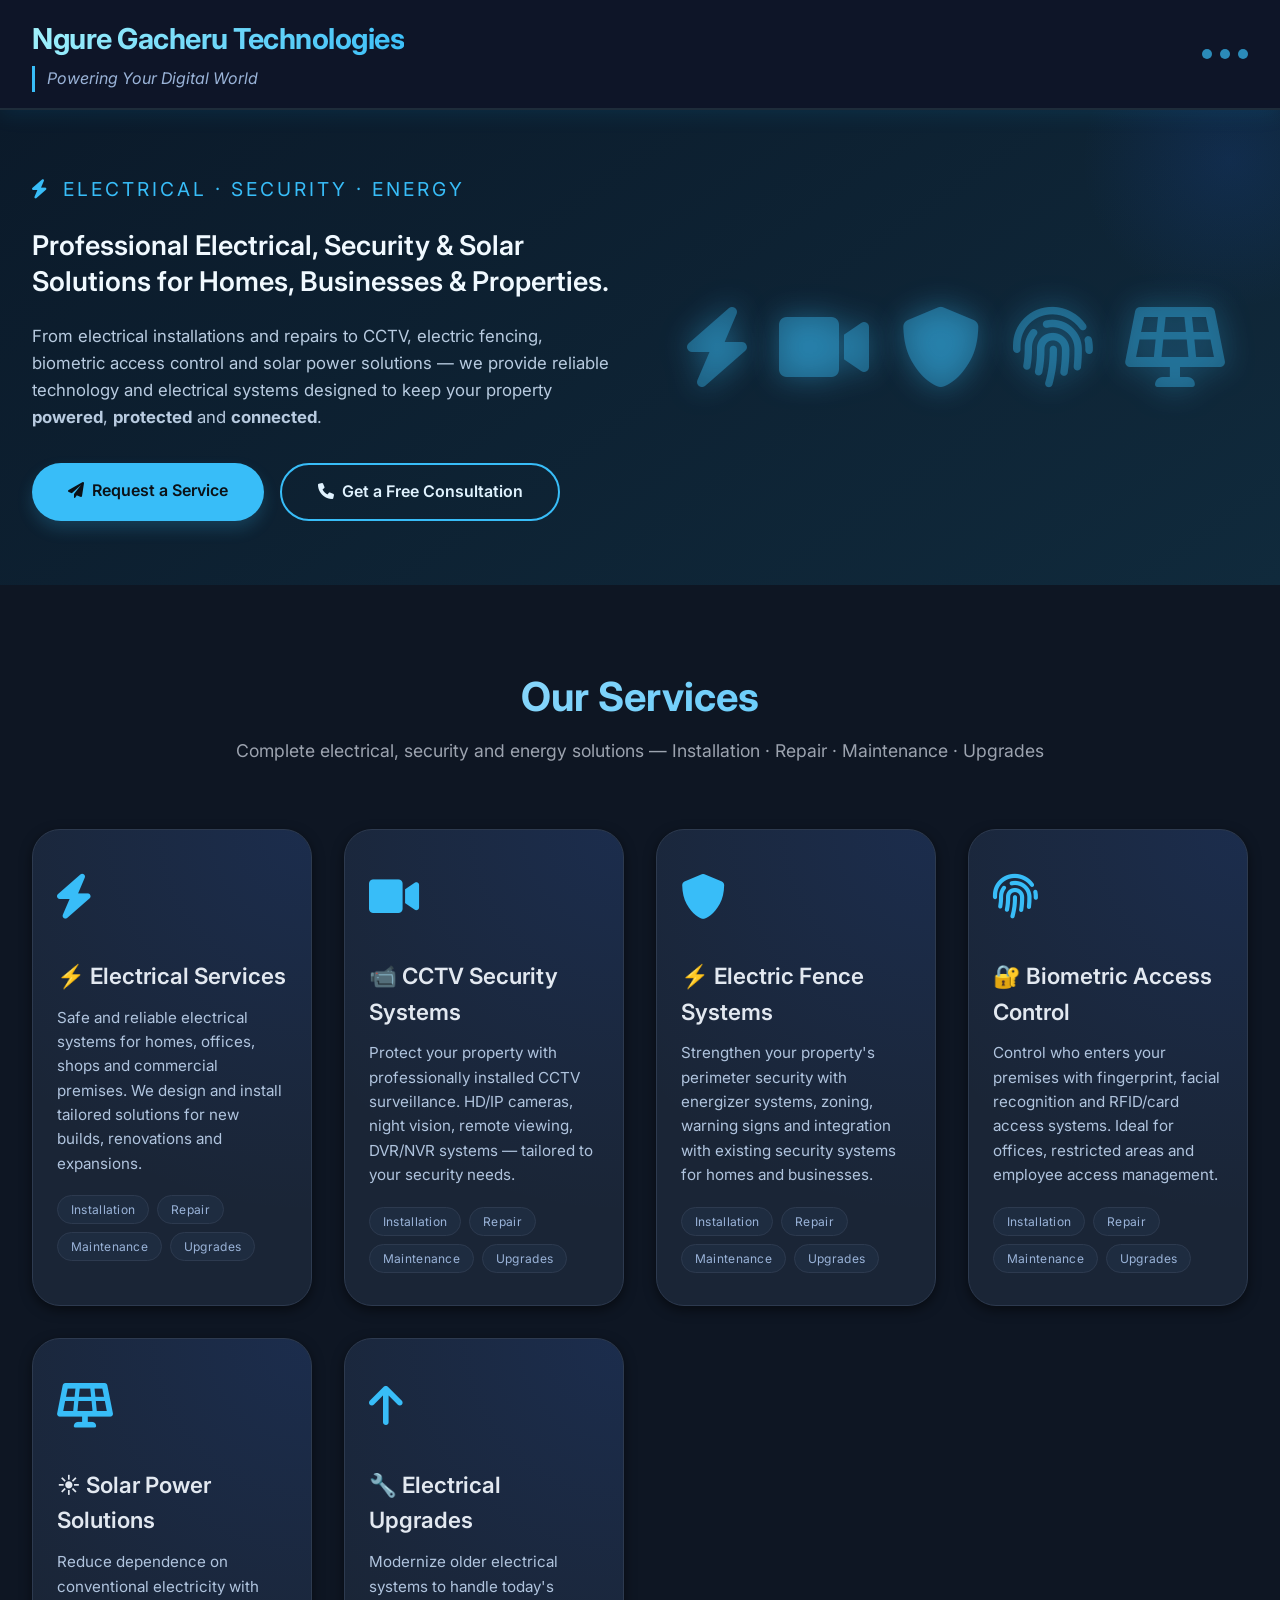
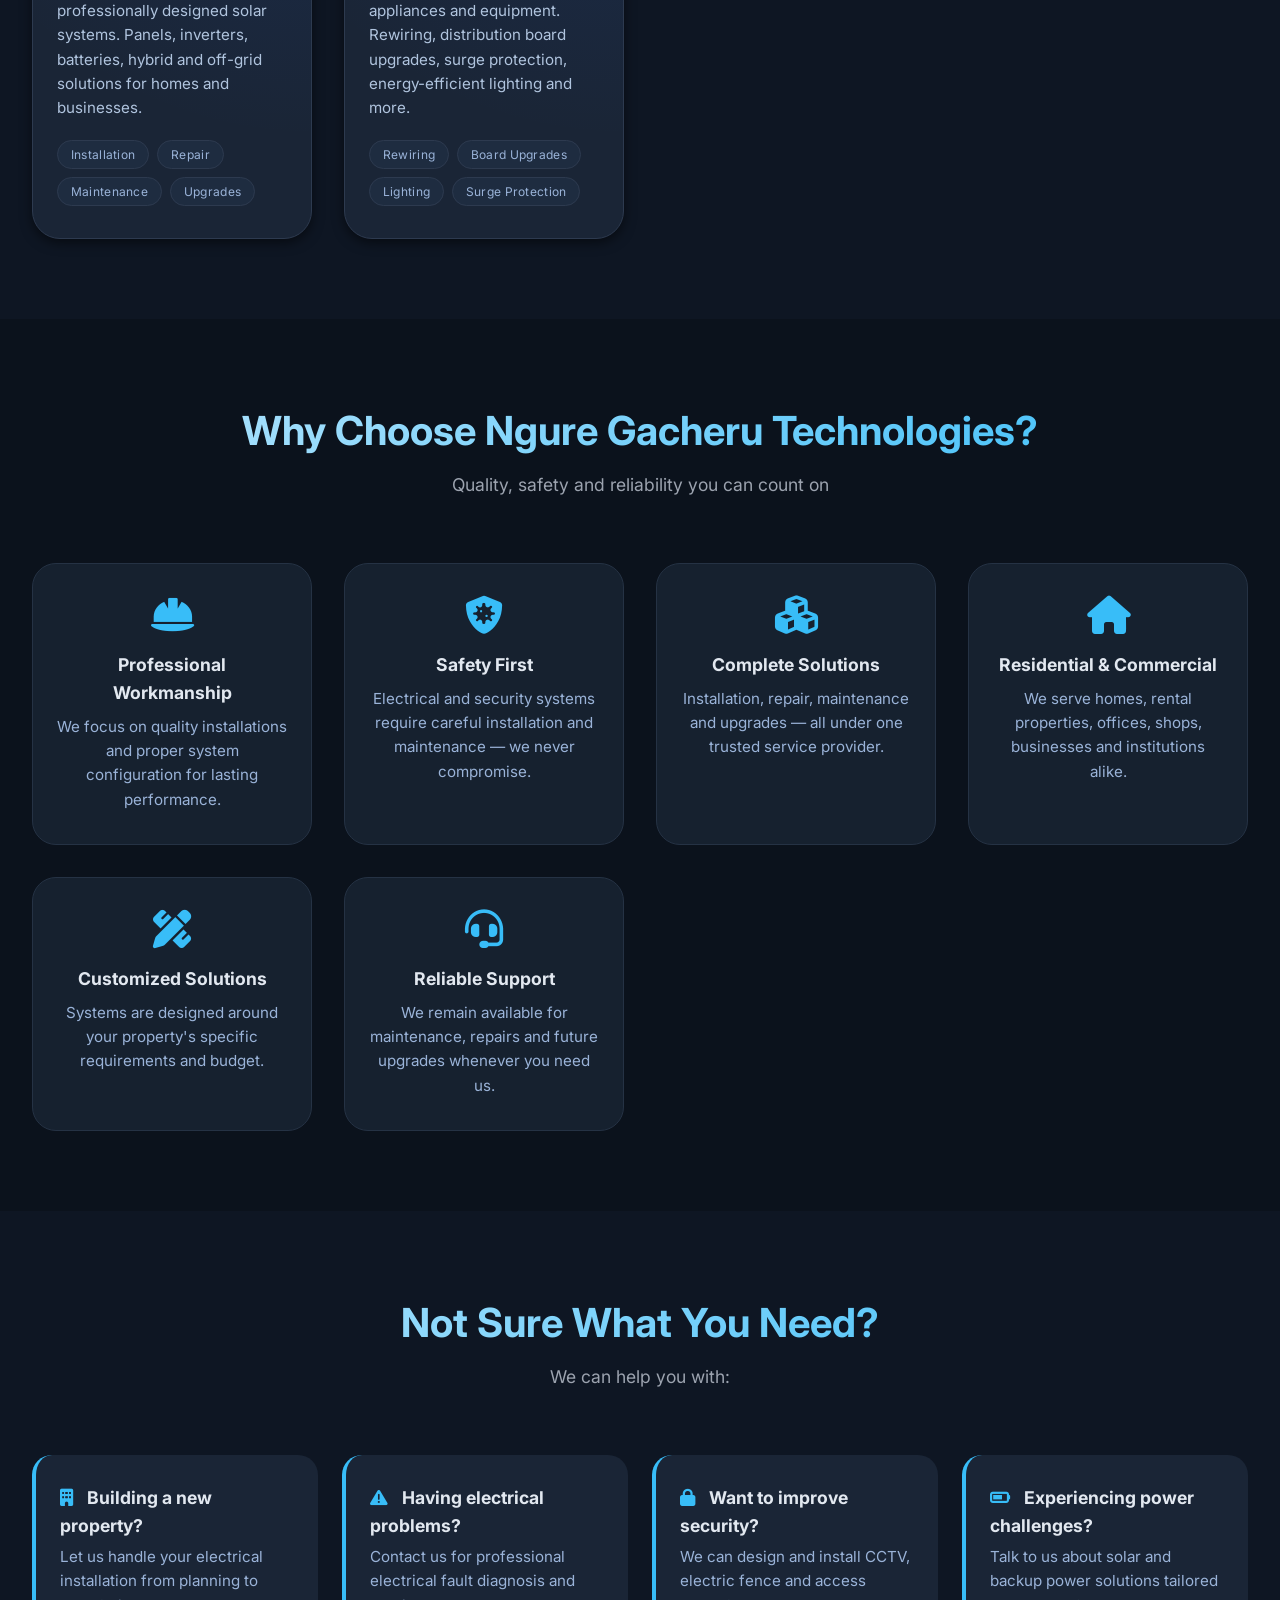
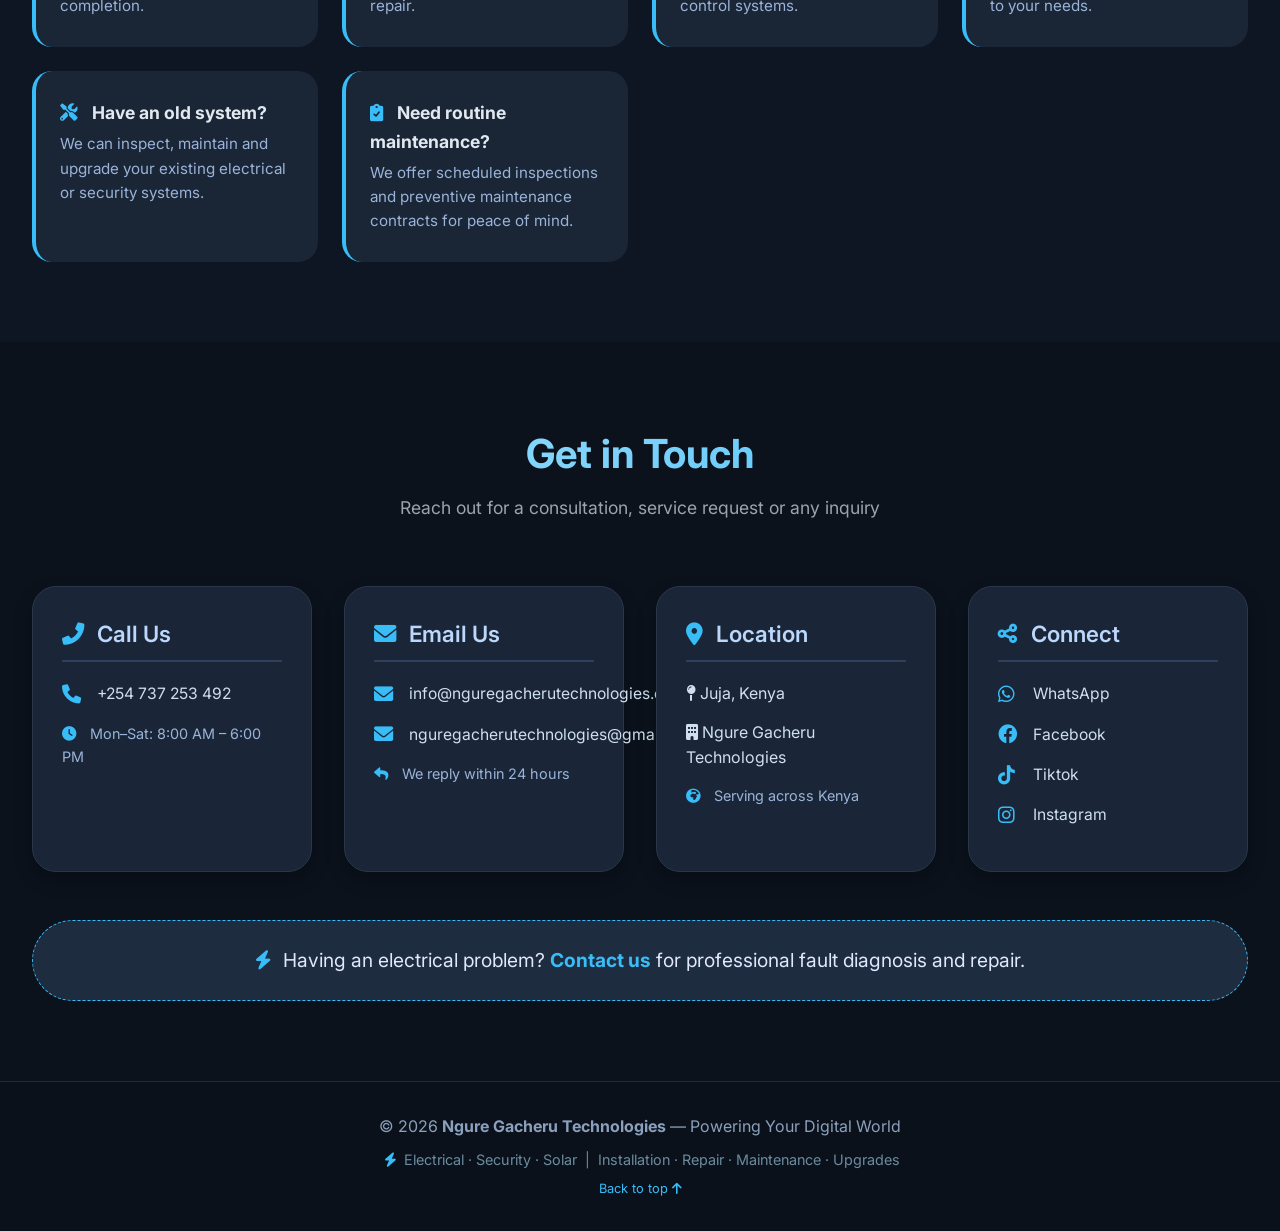
<file: electrical&securitysolutions.html>
<!DOCTYPE html>
<html lang="en">
<head>
    <meta charset="UTF-8" />
    <meta name="viewport" content="width=device-width, initial-scale=1.0" />
    <title>Ngure Gacheru Technologies | Electrical & Security Solutions</title>
    <!-- Font Awesome 6 (free) -->
    <link rel="stylesheet" href="https://cdnjs.cloudflare.com/ajax/libs/font-awesome/6.0.0-beta3/css/all.min.css" />
    <!-- Google Font: Inter -->
    <link rel="preconnect" href="https://fonts.googleapis.com" />
    <link rel="preconnect" href="https://fonts.gstatic.com" crossorigin />
    <link href="https://fonts.googleapis.com/css2?family=Inter:opsz,wght@14..32,400;14..32,500;14..32,600;14..32,700&display=swap" rel="stylesheet" />

    <style>
        /* ===== RESET & BASE ===== */
        * {
            margin: 0;
            padding: 0;
            box-sizing: border-box;
        }

        body {
            font-family: 'Inter', sans-serif;
            background-color: #0b1117;
            color: #e0e7ff;
            line-height: 1.6;
            scroll-behavior: smooth;
        }

        .container {
            max-width: 1280px;
            margin: 0 auto;
            padding: 0 2rem;
        }

        /* ===== HEADER ===== */
        .header {
            background: #0f172a;
            border-bottom: 2px solid #1e2c3a;
            box-shadow: 0 4px 20px rgba(0, 180, 255, 0.1);
            position: sticky;
            top: 0;
            z-index: 100;
            backdrop-filter: blur(6px);
            background-color: rgba(15, 23, 42, 0.95);
        }

        .header-container {
            display: flex;
            justify-content: space-between;
            align-items: center;
            padding: 1rem 2rem;
            flex-wrap: wrap;
            gap: 0.5rem;
        }

        .header-left {
            display: flex;
            flex-direction: column;
        }

        .company-name {
            font-size: 1.8rem;
            font-weight: 700;
            background: linear-gradient(135deg, #a5f3fc, #38bdf8);
            -webkit-background-clip: text;
            -webkit-text-fill-color: transparent;
            background-clip: text;
            letter-spacing: -0.5px;
        }

        .motto {
            font-size: 1rem;
            color: #9ab3d8;
            font-style: italic;
            border-left: 3px solid #38bdf8;
            padding-left: 0.75rem;
            margin-top: 0.25rem;
        }

        .header-accent {
            display: flex;
            gap: 8px;
            align-items: center;
        }

        .dot {
            width: 10px;
            height: 10px;
            background-color: #38bdf8;
            border-radius: 50%;
            opacity: 0.7;
            animation: pulse 2s infinite;
        }
        .dot:nth-child(2) {
            animation-delay: 0.4s;
        }
        .dot:nth-child(3) {
            animation-delay: 0.8s;
        }

        @keyframes pulse {
            0%,
            100% {
                transform: scale(1);
                opacity: 0.7;
            }
            50% {
                transform: scale(1.3);
                opacity: 1;
            }
        }

        /* ===== HERO ===== */
        .hero {
            background: linear-gradient(145deg, #0b1a2a 0%, #102a3c 100%);
            padding: 4rem 0;
            overflow: hidden;
            position: relative;
        }
        .hero::before {
            content: '';
            position: absolute;
            width: 300px;
            height: 300px;
            background: radial-gradient(circle, #2563eb20 0%, transparent 70%);
            top: -100px;
            right: -100px;
            border-radius: 50%;
        }

        .hero-container {
            display: grid;
            grid-template-columns: 1fr 1fr;
            gap: 3rem;
            align-items: center;
        }

        .hero-text .vision-title {
            font-size: 1.2rem;
            text-transform: uppercase;
            letter-spacing: 3px;
            color: #38bdf8;
            margin-bottom: 0.5rem;
        }
        .vision-statement {
            font-size: 1.7rem;
            font-weight: 600;
            line-height: 1.3;
            margin: 1.5rem 0;
            color: #f0f9ff;
        }
        .hero-desc {
            color: #b8cbe0;
            font-size: 1.05rem;
            margin-bottom: 2rem;
        }
        .hero-cta {
            display: flex;
            gap: 1rem;
            flex-wrap: wrap;
        }
        .btn {
            display: inline-block;
            padding: 0.9rem 2.2rem;
            border-radius: 40px;
            font-weight: 600;
            text-decoration: none;
            transition: all 0.3s ease;
            border: 1px solid transparent;
            cursor: pointer;
            font-size: 1rem;
            font-family: 'Inter', sans-serif;
            text-align: center;
        }
        .btn-primary {
            background: #38bdf8;
            color: #0b1117;
            box-shadow: 0 8px 16px #38bdf830;
        }
        .btn-primary:hover {
            background: #7dd3fc;
            transform: translateY(-4px);
            box-shadow: 0 16px 24px #38bdf860;
        }
        .btn-outline {
            border: 2px solid #38bdf8;
            color: #e0f2fe;
            background: transparent;
        }
        .btn-outline:hover {
            background: #38bdf8;
            color: #0b1117;
            transform: translateY(-4px);
        }

        .hero-graphic {
            display: flex;
            gap: 2rem;
            justify-content: center;
            font-size: 5rem;
            color: #38bdf860;
        }
        .hero-graphic i {
            animation: float 4s ease-in-out infinite;
            filter: drop-shadow(0 0 15px #38bdf8);
        }
        .hero-graphic i:nth-child(2) {
            animation-delay: 0.6s;
        }
        .hero-graphic i:nth-child(3) {
            animation-delay: 1.2s;
        }
        .hero-graphic i:nth-child(4) {
            animation-delay: 0.3s;
        }
        .hero-graphic i:nth-child(5) {
            animation-delay: 0.9s;
        }

        @keyframes float {
            0%,
            100% {
                transform: translateY(0);
            }
            50% {
                transform: translateY(-20px);
            }
        }

        /* ===== SECTION TITLES ===== */
        .section-title {
            font-size: 2.5rem;
            font-weight: 700;
            text-align: center;
            margin-bottom: 0.5rem;
            background: linear-gradient(135deg, #bae6fd, #38bdf8);
            -webkit-background-clip: text;
            -webkit-text-fill-color: transparent;
            background-clip: text;
        }
        .section-subtitle {
            text-align: center;
            color: #9ca3af;
            margin-bottom: 4rem;
            font-size: 1.1rem;
        }

        /* ===== SERVICES ===== */
        .services {
            padding: 5rem 0;
            background: #0e1623;
        }

        .services-grid {
            display: grid;
            grid-template-columns: repeat(auto-fit, minmax(280px, 1fr));
            gap: 2rem;
        }

        .service-card {
            background: #1a2536;
            padding: 2rem 1.5rem;
            border-radius: 28px;
            border: 1px solid #2d3a4f;
            transition: all 0.3s cubic-bezier(0.25, 0.46, 0.45, 0.94);
            box-shadow: 0 4px 12px rgba(0, 0, 0, 0.5);
            position: relative;
            z-index: 1;
            overflow: hidden;
        }
        .service-card::before {
            content: '';
            position: absolute;
            top: 0;
            left: 0;
            width: 100%;
            height: 100%;
            background: radial-gradient(circle at top right, #2563eb20, transparent 70%);
            z-index: -1;
        }
        .service-card:hover {
            transform: translateY(-10px) scale(1.02);
            border-color: #38bdf8;
            box-shadow: 0 25px 35px -10px #0f172a, 0 0 0 2px #38bdf840;
        }
        .service-card .icon-wrap {
            font-size: 2.8rem;
            color: #38bdf8;
            margin-bottom: 1.5rem;
        }
        .service-card h3 {
            font-size: 1.4rem;
            font-weight: 600;
            margin-bottom: 0.75rem;
            color: #e2e8f0;
        }
        .service-card p {
            color: #b0c4de;
            font-size: 0.95rem;
        }
        .service-card .service-tags {
            display: flex;
            flex-wrap: wrap;
            gap: 0.5rem;
            margin-top: 1.2rem;
        }
        .service-card .service-tags span {
            background: #1e2c40;
            color: #9ab3d8;
            font-size: 0.75rem;
            padding: 0.25rem 0.8rem;
            border-radius: 30px;
            border: 1px solid #2d3a4f;
            letter-spacing: 0.3px;
        }

        /* ===== WHY CHOOSE US ===== */
        .why-choose {
            padding: 5rem 0;
            background: #0b121c;
        }
        .why-grid {
            display: grid;
            grid-template-columns: repeat(auto-fit, minmax(240px, 1fr));
            gap: 2rem;
            margin-top: 2rem;
        }
        .why-item {
            background: #16212f;
            padding: 2rem 1.5rem;
            border-radius: 24px;
            border: 1px solid #253244;
            text-align: center;
            transition: 0.3s;
        }
        .why-item:hover {
            border-color: #38bdf8;
            transform: translateY(-6px);
            box-shadow: 0 12px 28px #38bdf810;
        }
        .why-item i {
            font-size: 2.4rem;
            color: #38bdf8;
            margin-bottom: 1rem;
        }
        .why-item h4 {
            color: #e2e8f0;
            font-size: 1.1rem;
            margin-bottom: 0.5rem;
        }
        .why-item p {
            color: #9ab3d8;
            font-size: 0.95rem;
        }

        /* ===== WHAT WE HELP WITH ===== */
        .help-section {
            padding: 5rem 0;
            background: #0e1623;
        }
        .help-grid {
            display: grid;
            grid-template-columns: repeat(auto-fit, minmax(250px, 1fr));
            gap: 1.5rem;
            margin-top: 2rem;
        }
        .help-item {
            background: #1a2536;
            padding: 1.8rem 1.5rem;
            border-radius: 20px;
            border-left: 4px solid #38bdf8;
            transition: 0.3s;
        }
        .help-item:hover {
            background: #1f2d42;
            transform: translateX(6px);
        }
        .help-item h4 {
            color: #e2e8f0;
            font-size: 1.1rem;
            margin-bottom: 0.3rem;
        }
        .help-item p {
            color: #9ab3d8;
            font-size: 0.95rem;
        }
        .help-item .help-icon {
            color: #38bdf8;
            margin-right: 0.6rem;
        }

        /* ===== CONTACT ===== */
        .contact {
            padding: 5rem 0;
            background: #0b121c;
        }
        .contact-grid {
            display: grid;
            grid-template-columns: repeat(auto-fit, minmax(260px, 1fr));
            gap: 2rem;
            margin-top: 2rem;
        }
        .contact-group {
            background: #1a2637;
            border-radius: 24px;
            padding: 1.8rem 1.8rem;
            border: 1px solid #2a374b;
            transition: 0.2s;
            box-shadow: 0 8px 18px #00000040;
        }
        .contact-group:hover {
            border-color: #38bdf8;
            box-shadow: 0 12px 28px #38bdf820;
        }
        .contact-group h3 {
            font-size: 1.4rem;
            font-weight: 600;
            margin-bottom: 1.2rem;
            color: #bbd7fb;
            border-bottom: 2px solid #2e405b;
            padding-bottom: 0.5rem;
        }
        .contact-group h3 i {
            color: #38bdf8;
            margin-right: 0.5rem;
        }
        .contact-group ul {
            list-style: none;
        }
        .contact-group li {
            margin-bottom: 0.8rem;
        }
        .contact-group a {
            color: #cfdfee;
            text-decoration: none;
            display: inline-flex;
            align-items: center;
            gap: 0.7rem;
            transition: all 0.2s;
            font-size: 0.98rem;
        }
        .contact-group a i {
            width: 1.5rem;
            color: #38bdf8;
            font-size: 1.2rem;
        }
        .contact-group a:hover {
            color: #38bdf8;
            transform: translateX(6px);
        }
        .contact-footer-note {
            margin-top: 3rem;
            background: #1e2c40;
            padding: 1.5rem;
            border-radius: 60px;
            text-align: center;
            border: 1px dashed #38bdf8;
        }
        .contact-footer-note p {
            font-size: 1.2rem;
        }
        .contact-footer-note a {
            color: #38bdf8;
            font-weight: 700;
            text-decoration: none;
        }
        .contact-footer-note a:hover {
            text-decoration: underline;
        }

        /* ===== FOOTER ===== */
        .footer {
            background: #0a111a;
            padding: 2rem 0;
            border-top: 1px solid #1e2c3c;
            text-align: center;
            color: #8ba0bc;
        }
        .footer a {
            color: #38bdf8;
            text-decoration: none;
        }
        .footer a:hover {
            text-decoration: underline;
        }

        /* ===== ANIMATION ON VIEW (intersection observer) ===== */
        .animate-on-view {
            opacity: 0;
            transform: translateY(35px);
            transition: opacity 0.7s ease, transform 0.7s ease;
        }
        .animate-on-view.visible {
            opacity: 1;
            transform: translateY(0);
        }

        /* ===== RESPONSIVE ===== */
        @media (max-width: 992px) {
            .hero-container {
                grid-template-columns: 1fr;
                text-align: center;
            }
            .hero-cta {
                justify-content: center;
            }
            .hero-graphic {
                font-size: 4rem;
                order: -1;
            }
        }

        @media (max-width: 768px) {
            .company-name {
                font-size: 1.4rem;
            }
            .header-container {
                flex-direction: column;
                text-align: center;
                gap: 0.5rem;
                padding: 0.8rem 1rem;
            }
            .motto {
                border-left: none;
                border-top: 2px solid #38bdf8;
                padding-top: 0.3rem;
                padding-left: 0;
            }
            .header-accent {
                display: none;
            }
            .hero {
                padding: 2.5rem 0;
            }
            .vision-statement {
                font-size: 1.3rem;
            }
            .hero-graphic {
                font-size: 3.2rem;
                gap: 1.2rem;
            }
            .section-title {
                font-size: 2rem;
            }
            .services-grid {
                grid-template-columns: 1fr;
            }
            .why-grid {
                grid-template-columns: 1fr;
            }
            .help-grid {
                grid-template-columns: 1fr;
            }
            .contact-grid {
                grid-template-columns: 1fr;
            }
            .contact-footer-note {
                border-radius: 30px;
                padding: 1.2rem;
            }
            .contact-footer-note p {
                font-size: 1rem;
            }
            .btn {
                padding: 0.7rem 1.6rem;
                font-size: 0.95rem;
            }
            .container {
                padding: 0 1.2rem;
            }
        }

        @media (max-width: 480px) {
            .hero-graphic {
                font-size: 2.6rem;
                gap: 0.8rem;
            }
            .company-name {
                font-size: 1.2rem;
            }
            .motto {
                font-size: 0.85rem;
            }
            .vision-statement {
                font-size: 1.1rem;
            }
            .section-title {
                font-size: 1.7rem;
            }
            .service-card {
                padding: 1.5rem 1rem;
            }
            .contact-group {
                padding: 1.2rem;
            }
        }
    </style>
</head>

<body>

    <!-- ===== HEADER ===== -->
    <header class="header" id="top">
        <div class="header-container">
            <div class="header-left">
                <div class="company-name">Ngure Gacheru Technologies</div>
                <div class="motto">Powering Your Digital World</div>
            </div>
            <div class="header-accent">
                <span class="dot"></span>
                <span class="dot"></span>
                <span class="dot"></span>
            </div>
        </div>
    </header>

    <!-- ===== HERO ===== -->
    <section class="hero">
        <div class="container hero-container">
            <div class="hero-text">
                <div class="vision-title"><i class="fas fa-bolt" style="margin-right:6px;"></i> Electrical · Security · Energy</div>
                <h1 class="vision-statement">
                    Professional Electrical, Security &amp; Solar Solutions for Homes, Businesses &amp; Properties.
                </h1>
                <p class="hero-desc">
                    From electrical installations and repairs to CCTV, electric fencing, biometric access control
                    and solar power solutions — we provide reliable technology and electrical systems designed to
                    keep your property <strong>powered</strong>, <strong>protected</strong> and <strong>connected</strong>.
                </p>
                <div class="hero-cta">
                    <a href="#contact" class="btn btn-primary"><i class="fas fa-paper-plane" style="margin-right:8px;"></i>Request a Service</a>
                    <a href="#contact" class="btn btn-outline"><i class="fas fa-phone" style="margin-right:8px;"></i>Get a Free Consultation</a>
                </div>
            </div>
            <div class="hero-graphic">
                <i class="fas fa-bolt"></i>
                <i class="fas fa-video"></i>
                <i class="fas fa-shield-alt"></i>
                <i class="fas fa-fingerprint"></i>
                <i class="fas fa-solar-panel"></i>
            </div>
        </div>
    </section>

    <!-- ===== SERVICES ===== -->
    <section class="services" id="services">
        <div class="container">
            <h2 class="section-title animate-on-view">Our Services</h2>
            <p class="section-subtitle animate-on-view">
                Complete electrical, security and energy solutions — Installation · Repair · Maintenance · Upgrades
            </p>

            <div class="services-grid">

                <!-- 1. Electrical -->
                <div class="service-card animate-on-view">
                    <div class="icon-wrap"><i class="fas fa-bolt"></i></div>
                    <h3>⚡ Electrical Services</h3>
                    <p>Safe and reliable electrical systems for homes, offices, shops and commercial premises. We design and install tailored solutions for new builds, renovations and expansions.</p>
                    <div class="service-tags">
                        <span>Installation</span>
                        <span>Repair</span>
                        <span>Maintenance</span>
                        <span>Upgrades</span>
                    </div>
                </div>

                <!-- 2. CCTV -->
                <div class="service-card animate-on-view">
                    <div class="icon-wrap"><i class="fas fa-video"></i></div>
                    <h3>📹 CCTV Security Systems</h3>
                    <p>Protect your property with professionally installed CCTV surveillance. HD/IP cameras, night vision, remote viewing, DVR/NVR systems — tailored to your security needs.</p>
                    <div class="service-tags">
                        <span>Installation</span>
                        <span>Repair</span>
                        <span>Maintenance</span>
                        <span>Upgrades</span>
                    </div>
                </div>

                <!-- 3. Electric Fence -->
                <div class="service-card animate-on-view">
                    <div class="icon-wrap"><i class="fas fa-shield-alt"></i></div>
                    <h3>⚡ Electric Fence Systems</h3>
                    <p>Strengthen your property's perimeter security with energizer systems, zoning, warning signs and integration with existing security systems for homes and businesses.</p>
                    <div class="service-tags">
                        <span>Installation</span>
                        <span>Repair</span>
                        <span>Maintenance</span>
                        <span>Upgrades</span>
                    </div>
                </div>

                <!-- 4. Biometric Access -->
                <div class="service-card animate-on-view">
                    <div class="icon-wrap"><i class="fas fa-fingerprint"></i></div>
                    <h3>🔐 Biometric Access Control</h3>
                    <p>Control who enters your premises with fingerprint, facial recognition and RFID/card access systems. Ideal for offices, restricted areas and employee access management.</p>
                    <div class="service-tags">
                        <span>Installation</span>
                        <span>Repair</span>
                        <span>Maintenance</span>
                        <span>Upgrades</span>
                    </div>
                </div>

                <!-- 5. Solar Power -->
                <div class="service-card animate-on-view">
                    <div class="icon-wrap"><i class="fas fa-solar-panel"></i></div>
                    <h3>☀️ Solar Power Solutions</h3>
                    <p>Reduce dependence on conventional electricity with professionally designed solar systems. Panels, inverters, batteries, hybrid and off-grid solutions for homes and businesses.</p>
                    <div class="service-tags">
                        <span>Installation</span>
                        <span>Repair</span>
                        <span>Maintenance</span>
                        <span>Upgrades</span>
                    </div>
                </div>

                <!-- 6. Electrical Upgrades (standalone card) -->
                <div class="service-card animate-on-view">
                    <div class="icon-wrap"><i class="fas fa-arrow-up"></i></div>
                    <h3>🔧 Electrical Upgrades</h3>
                    <p>Modernize older electrical systems to handle today's appliances and equipment. Rewiring, distribution board upgrades, surge protection, energy-efficient lighting and more.</p>
                    <div class="service-tags">
                        <span>Rewiring</span>
                        <span>Board Upgrades</span>
                        <span>Lighting</span>
                        <span>Surge Protection</span>
                    </div>
                </div>

            </div>
        </div>
    </section>

    <!-- ===== WHY CHOOSE US ===== -->
    <section class="why-choose" id="why-choose">
        <div class="container">
            <h2 class="section-title animate-on-view">Why Choose Ngure Gacheru Technologies?</h2>
            <p class="section-subtitle animate-on-view">Quality, safety and reliability you can count on</p>

            <div class="why-grid">
                <div class="why-item animate-on-view">
                    <i class="fas fa-hard-hat"></i>
                    <h4>Professional Workmanship</h4>
                    <p>We focus on quality installations and proper system configuration for lasting performance.</p>
                </div>
                <div class="why-item animate-on-view">
                    <i class="fas fa-shield-virus"></i>
                    <h4>Safety First</h4>
                    <p>Electrical and security systems require careful installation and maintenance — we never compromise.</p>
                </div>
                <div class="why-item animate-on-view">
                    <i class="fas fa-cubes"></i>
                    <h4>Complete Solutions</h4>
                    <p>Installation, repair, maintenance and upgrades — all under one trusted service provider.</p>
                </div>
                <div class="why-item animate-on-view">
                    <i class="fas fa-home"></i>
                    <h4>Residential &amp; Commercial</h4>
                    <p>We serve homes, rental properties, offices, shops, businesses and institutions alike.</p>
                </div>
                <div class="why-item animate-on-view">
                    <i class="fas fa-pencil-ruler"></i>
                    <h4>Customized Solutions</h4>
                    <p>Systems are designed around your property's specific requirements and budget.</p>
                </div>
                <div class="why-item animate-on-view">
                    <i class="fas fa-headset"></i>
                    <h4>Reliable Support</h4>
                    <p>We remain available for maintenance, repairs and future upgrades whenever you need us.</p>
                </div>
            </div>
        </div>
    </section>

    <!-- ===== WHAT WE CAN HELP WITH ===== -->
    <section class="help-section" id="help">
        <div class="container">
            <h2 class="section-title animate-on-view">Not Sure What You Need?</h2>
            <p class="section-subtitle animate-on-view">We can help you with:</p>

            <div class="help-grid">
                <div class="help-item animate-on-view">
                    <h4><i class="fas fa-building help-icon"></i> Building a new property?</h4>
                    <p>Let us handle your electrical installation from planning to completion.</p>
                </div>
                <div class="help-item animate-on-view">
                    <h4><i class="fas fa-exclamation-triangle help-icon"></i> Having electrical problems?</h4>
                    <p>Contact us for professional electrical fault diagnosis and repair.</p>
                </div>
                <div class="help-item animate-on-view">
                    <h4><i class="fas fa-lock help-icon"></i> Want to improve security?</h4>
                    <p>We can design and install CCTV, electric fence and access control systems.</p>
                </div>
                <div class="help-item animate-on-view">
                    <h4><i class="fas fa-battery-three-quarters help-icon"></i> Experiencing power challenges?</h4>
                    <p>Talk to us about solar and backup power solutions tailored to your needs.</p>
                </div>
                <div class="help-item animate-on-view">
                    <h4><i class="fas fa-tools help-icon"></i> Have an old system?</h4>
                    <p>We can inspect, maintain and upgrade your existing electrical or security systems.</p>
                </div>
                <div class="help-item animate-on-view">
                    <h4><i class="fas fa-clipboard-check help-icon"></i> Need routine maintenance?</h4>
                    <p>We offer scheduled inspections and preventive maintenance contracts for peace of mind.</p>
                </div>
            </div>
        </div>
    </section>

    <!-- ===== CONTACT ===== -->
    <section class="contact" id="contact">
        <div class="container">
            <h2 class="section-title animate-on-view">Get in Touch</h2>
            <p class="section-subtitle animate-on-view">Reach out for a consultation, service request or any inquiry</p>

            <div class="contact-grid">

                <!-- Phone -->
                <div class="contact-group animate-on-view">
                    <h3><i class="fas fa-phone-alt"></i> Call Us</h3>
                    <ul>
                        <li><a href="tel:+254737253492"><i class="fas fa-phone"></i> +254 737 253 492</a></li>
                        <li style="color:#9ab3d8; font-size:0.9rem; margin-top:0.5rem;"><i class="fas fa-clock" style="color:#38bdf8;width:1.5rem;"></i> Mon–Sat: 8:00 AM – 6:00 PM</li>
                    </ul>
                </div>

                <!-- Email -->
                <div class="contact-group animate-on-view">
                    <h3><i class="fas fa-envelope"></i> Email Us</h3>
                    <ul>
                        <li><a href="mailto:info@nguregacherutechnologies.co.ke"><i class="fas fa-envelope"></i> info@nguregacherutechnologies.co.ke</a></li>
                        <li><a href="mailto:nguregacherutechnologies@gmail.com"><i class="fas fa-envelope"></i> nguregacherutechnologies@gmail.com</a></li>
                        <li style="color:#9ab3d8; font-size:0.9rem; margin-top:0.5rem;"><i class="fas fa-reply" style="color:#38bdf8;width:1.5rem;"></i> We reply within 24 hours</li>
                    </ul>
                </div>

                <!-- Location -->
                <div class="contact-group animate-on-view">
                    <h3><i class="fas fa-map-marker-alt"></i> Location</h3>
                    <ul>
                        <li style="color:#cfdfee;"><i class="fas fa-map-pin"></i> Juja, Kenya</li>
                        <li style="color:#cfdfee;"><i class="fas fa-building"></i> Ngure Gacheru Technologies</li>
                        <li style="color:#9ab3d8; font-size:0.9rem; margin-top:0.5rem;"><i class="fas fa-globe-africa" style="color:#38bdf8;width:1.5rem;"></i> Serving across Kenya</li>
                    </ul>
                </div>

                <!-- Social / Quick -->
                <div class="contact-group animate-on-view">
                    <h3><i class="fas fa-share-alt"></i> Connect</h3>
                    <ul>
                        <li><a href="https://wa.me/c/254737253492"><i class="fab fa-whatsapp"></i> WhatsApp</a></li>
                        <li><a href="https://www.facebook.com/share/1BE7JdBbCP/"><i class="fab fa-facebook"></i> Facebook</a></li>
                        <li><a href="https://tiktok.com/@nguregacherutechnologies"><i class="fab fa-tiktok"></i> Tiktok</a></li>
                        <li><a href="https://www.instagram.com/nguregacheru_technologies?igsh=MXRsOHNwMW92cDds"><i class="fab fa-instagram"></i> Instagram</a></li>
                    </ul>
                </div>

            </div>

            <div class="contact-footer-note animate-on-view">
                <p>
                    <i class="fas fa-bolt" style="color:#38bdf8;margin-right:8px;"></i>
                    Having an electrical problem? <a href="#contact"><strong>Contact us</strong></a> for professional fault diagnosis and repair.
                </p>
            </div>
        </div>
    </section>

    <!-- ===== FOOTER ===== -->
    <footer class="footer">
        <div class="container">
            <p style="margin-bottom:0.5rem;">
                &copy; 2026 <strong>Ngure Gacheru Technologies</strong> &mdash; Powering Your Digital World
            </p>
            <p style="font-size:0.9rem; color:#6b8ba0;">
                <i class="fas fa-bolt" style="color:#38bdf8;margin:0 4px;"></i>
                Electrical · Security · Solar &nbsp;|&nbsp; Installation · Repair · Maintenance · Upgrades
            </p>
            <p style="font-size:0.8rem; color:#4a6a80; margin-top:0.5rem;">
                <a href="#top" style="color:#38bdf8;text-decoration:none;">Back to top <i class="fas fa-arrow-up"></i></a>
            </p>
        </div>
    </footer>

    <!-- ===== JAVASCRIPT ===== -->
    <script>
        (function() {
            'use strict';

            // ============================================================
            // 1. INTERSECTION OBSERVER — animate elements when they scroll into view
            // ============================================================
            const animateElements = document.querySelectorAll('.animate-on-view');

            if (animateElements.length > 0) {
                const observer = new IntersectionObserver((entries) => {
                    entries.forEach(entry => {
                        if (entry.isIntersecting) {
                            entry.target.classList.add('visible');
                        }
                    });
                }, {
                    threshold: 0.15,
                    rootMargin: '0px 0px -20px 0px'
                });

                animateElements.forEach(el => observer.observe(el));
            }

            // ============================================================
            // 2. SMOOTH SCROLL for anchor links (optional enhancement)
            // ============================================================
            const anchorLinks = document.querySelectorAll('a[href^="#"]');
            anchorLinks.forEach(link => {
                link.addEventListener('click', function(e) {
                    const targetId = this.getAttribute('href');
                    if (targetId === '#') return;
                    const targetEl = document.querySelector(targetId);
                    if (targetEl) {
                        e.preventDefault();
                        const offsetTop = targetEl.getBoundingClientRect().top + window.pageYOffset - 80;
                        window.scrollTo({
                            top: offsetTop,
                            behavior: 'smooth'
                        });
                        // Update URL hash without causing jump
                        history.pushState(null, null, targetId);
                    }
                });
            });

            // ============================================================
            // 3. PARALLAX / FLOATING ENHANCEMENT (tiny polish)
            // ============================================================
            // On mouse move, subtly shift hero icons (desktop only)
            const heroGraphic = document.querySelector('.hero-graphic');
            if (heroGraphic && window.innerWidth > 768) {
                const icons = heroGraphic.querySelectorAll('i');
                document.addEventListener('mousemove', (e) => {
                    const x = (e.clientX / window.innerWidth - 0.5) * 6;
                    const y = (e.clientY / window.innerHeight - 0.5) * 6;
                    icons.forEach((icon, idx) => {
                        const factor = (idx + 1) * 0.15;
                        icon.style.transform = `translate(${x * factor}px, ${y * factor}px)`;
                    });
                });
            }

            // ============================================================
            // 4. CONSOLE BRANDING (optional)
            // ============================================================
            console.log('%c⚡ Ngure Gacheru Technologies', 'font-size:20px; font-weight:bold; color:#38bdf8;');
            console.log('%cPowering Your Digital World — Electrical · Security · Solar', 'font-size:14px; color:#9ab3d8;');

        })();
    </script>

</body>
</html>
</file>
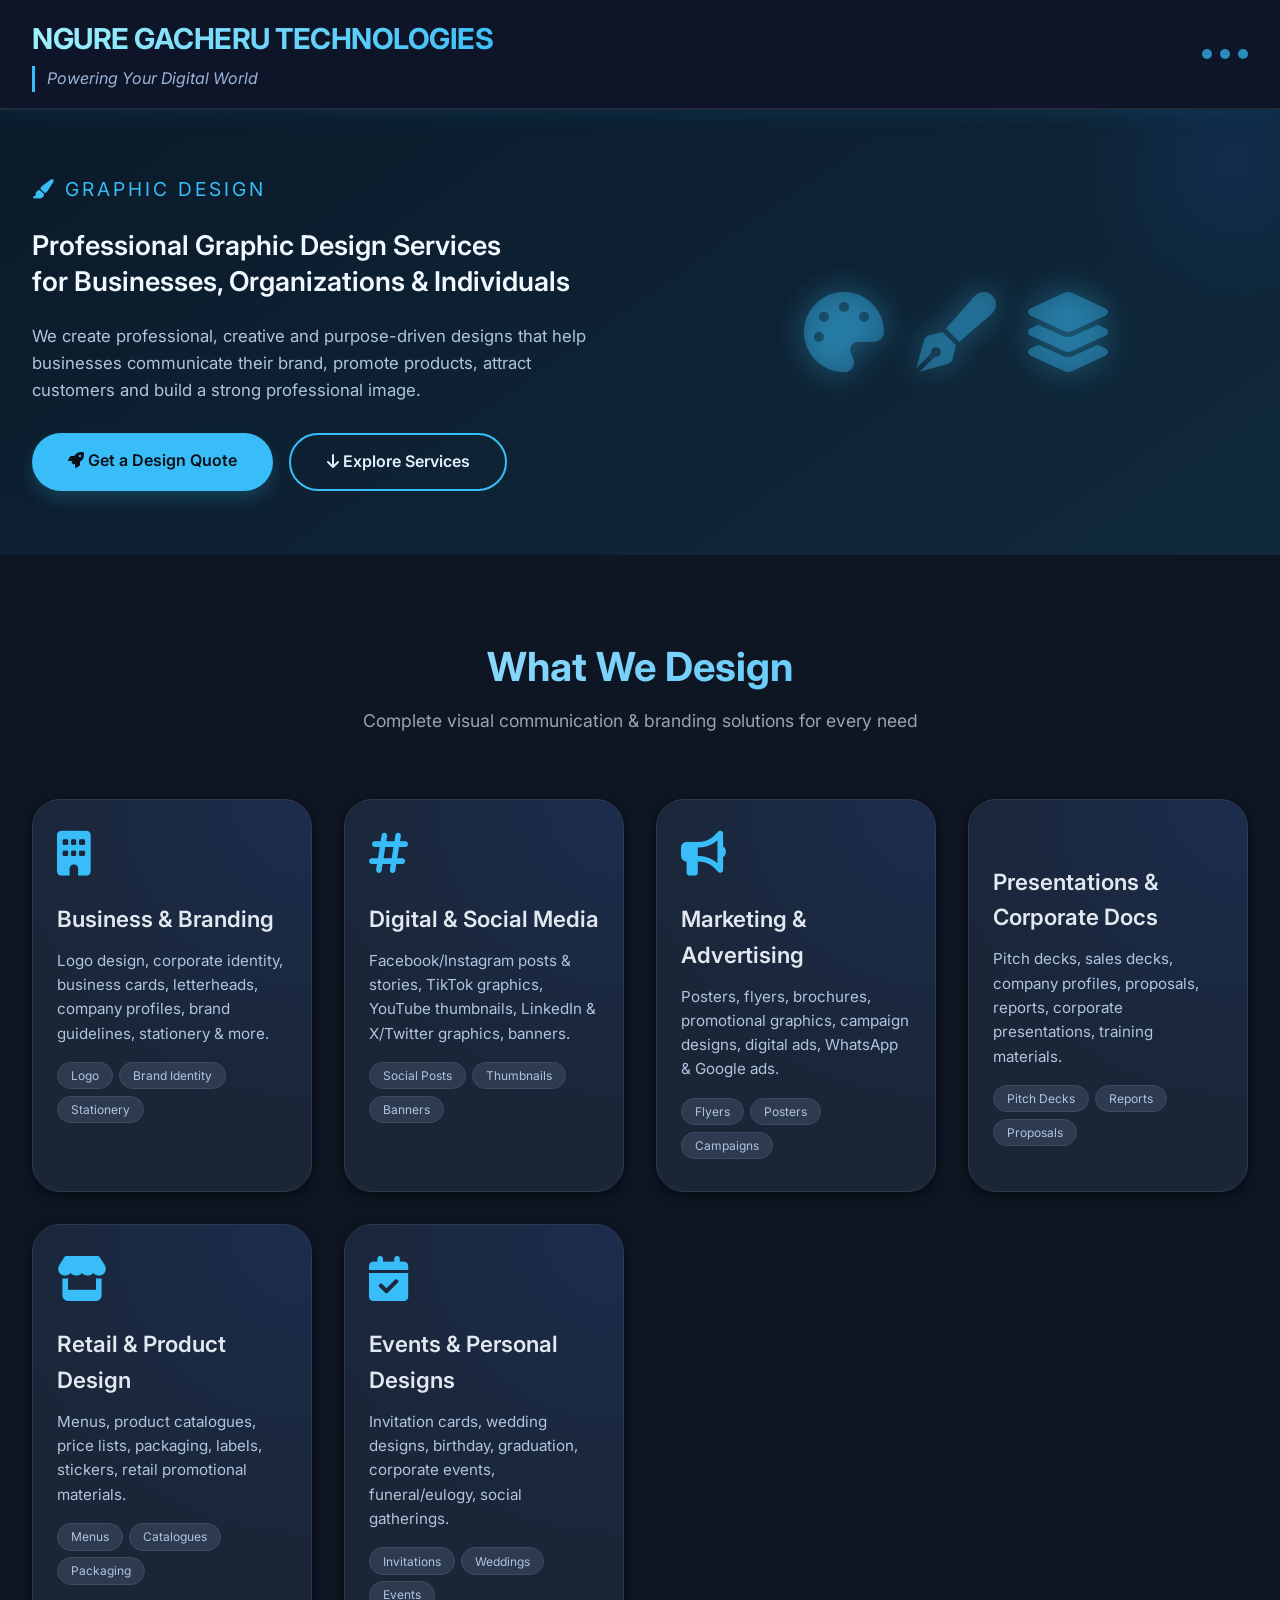
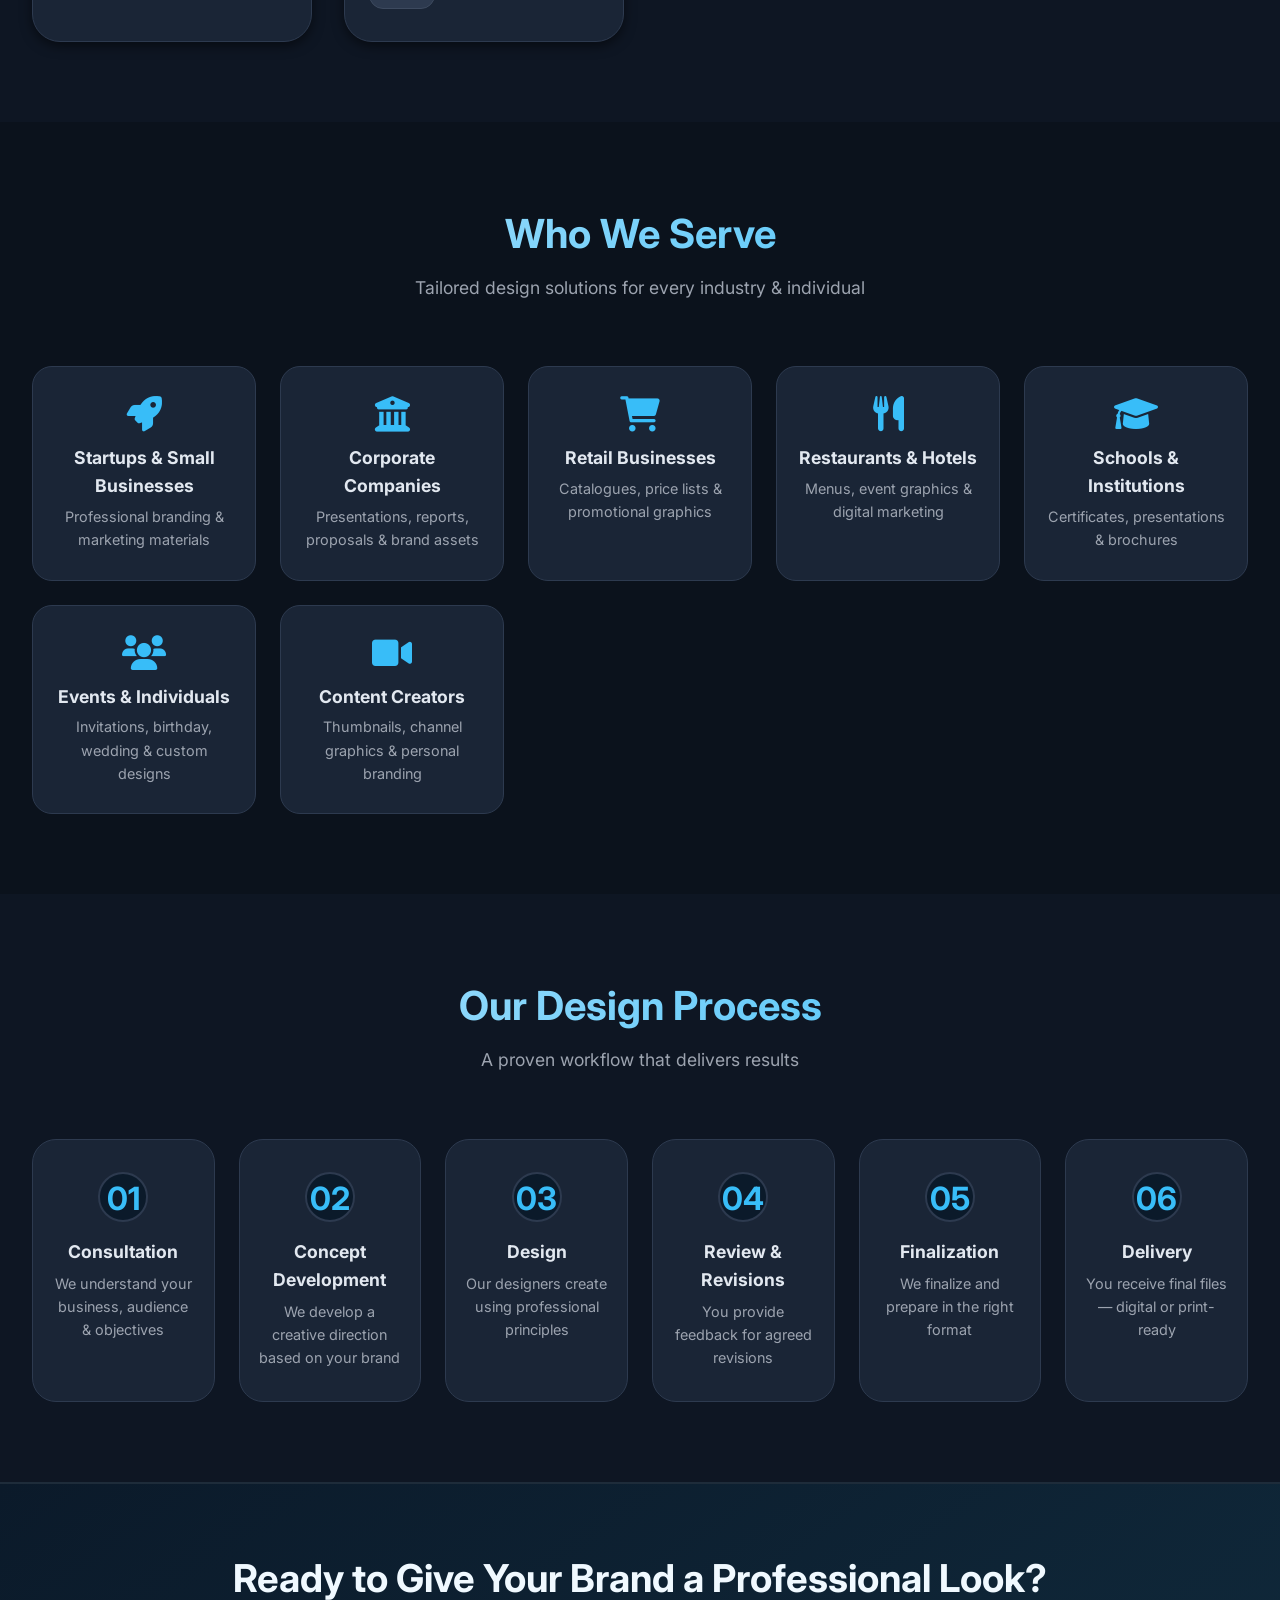
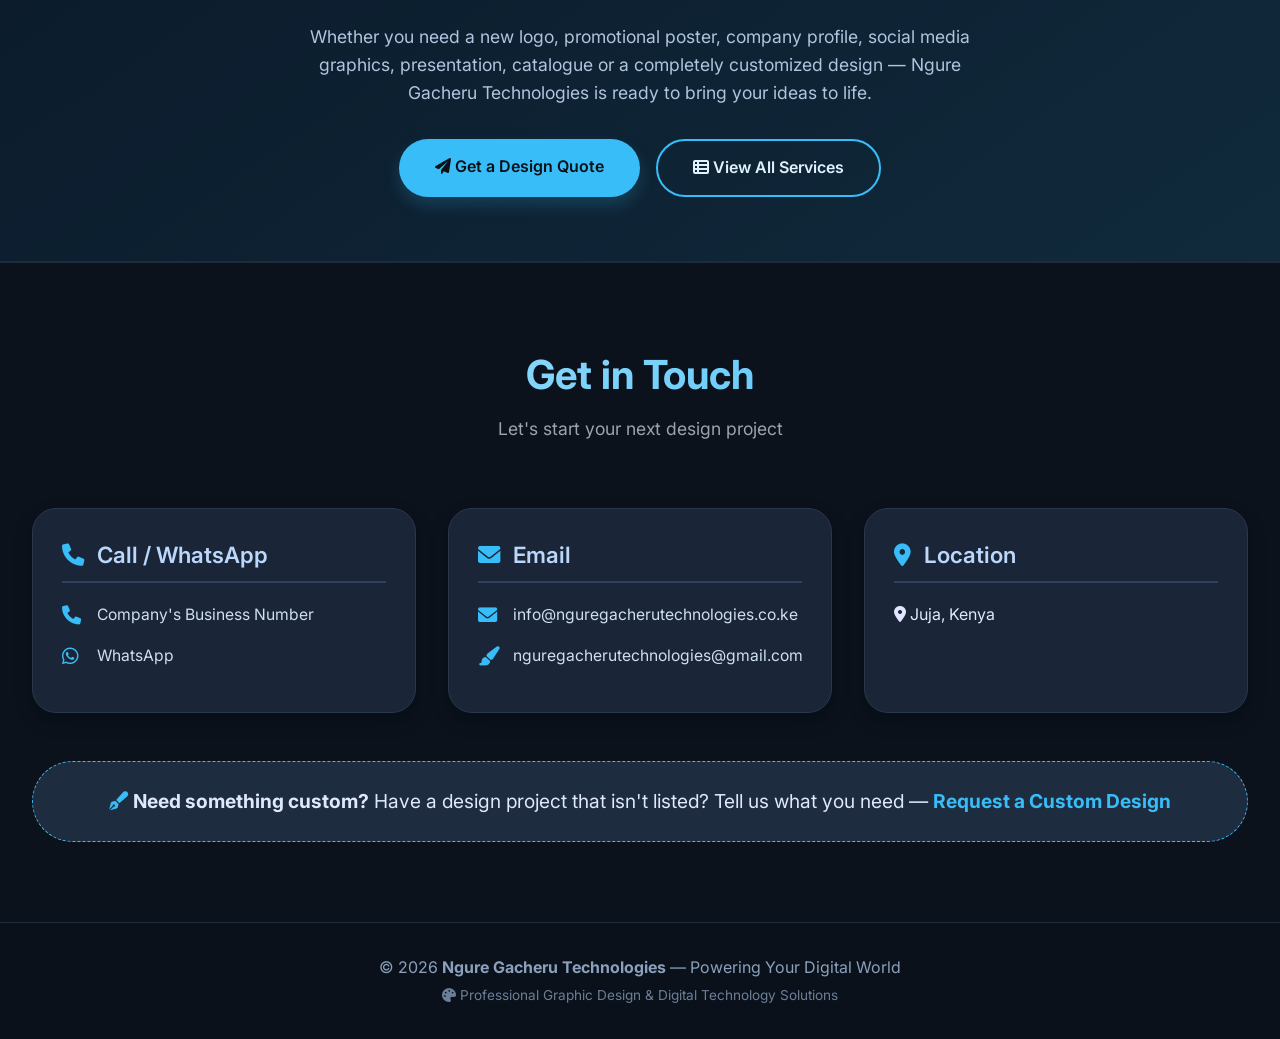
<file: graphicdesign.html>
<!DOCTYPE html>
<html lang="en">
<head>
    <meta charset="UTF-8" />
    <meta name="viewport" content="width=device-width, initial-scale=1.0" />
    <title>Ngure Gacheru Technologies — Graphic Design</title>
    <!-- Google Fonts & Font Awesome -->
    <link rel="preconnect" href="https://fonts.googleapis.com" />
    <link rel="preconnect" href="https://fonts.gstatic.com" crossorigin />
    <link href="https://fonts.googleapis.com/css2?family=Inter:opsz,wght@14..32,400;14..32,500;14..32,600;14..32,700&display=swap" rel="stylesheet" />
    <link rel="stylesheet" href="https://cdnjs.cloudflare.com/ajax/libs/font-awesome/6.0.0-beta3/css/all.min.css" />

    <style>
        /* ===== RESET & BASE ===== */
        * {
            margin: 0;
            padding: 0;
            box-sizing: border-box;
        }

        body {
            font-family: 'Inter', sans-serif;
            background-color: #0b1117;
            color: #e0e7ff;
            line-height: 1.6;
            scroll-behavior: smooth;
        }

        .container {
            max-width: 1280px;
            margin: 0 auto;
            padding: 0 2rem;
        }

        /* ===== HEADER ===== */
        .header {
            background: #0f172a;
            border-bottom: 2px solid #1e2c3a;
            box-shadow: 0 4px 20px rgba(0, 180, 255, 0.1);
            position: sticky;
            top: 0;
            z-index: 100;
            backdrop-filter: blur(6px);
            background-color: rgba(15, 23, 42, 0.95);
        }

        .header-container {
            display: flex;
            justify-content: space-between;
            align-items: center;
            padding: 1rem 2rem;
        }

        .company-name {
            font-size: 1.8rem;
            font-weight: 700;
            background: linear-gradient(135deg, #a5f3fc, #38bdf8);
            -webkit-background-clip: text;
            -webkit-text-fill-color: transparent;
            background-clip: text;
            letter-spacing: -0.5px;
        }

        .motto {
            font-size: 1rem;
            color: #9ab3d8;
            font-style: italic;
            border-left: 3px solid #38bdf8;
            padding-left: 0.75rem;
            margin-top: 0.25rem;
        }

        .header-accent {
            display: flex;
            gap: 8px;
        }
        .dot {
            width: 10px;
            height: 10px;
            background-color: #38bdf8;
            border-radius: 50%;
            opacity: 0.7;
            animation: pulse 2s infinite;
        }
        .dot:nth-child(2) {
            animation-delay: 0.4s;
        }
        .dot:nth-child(3) {
            animation-delay: 0.8s;
        }

        @keyframes pulse {
            0%,
            100% {
                transform: scale(1);
                opacity: 0.7;
            }
            50% {
                transform: scale(1.3);
                opacity: 1;
            }
        }

        /* ===== HERO ===== */
        .hero {
            background: linear-gradient(145deg, #0b1a2a 0%, #102a3c 100%);
            padding: 4rem 0;
            overflow: hidden;
            position: relative;
        }
        .hero::before {
            content: '';
            position: absolute;
            width: 300px;
            height: 300px;
            background: radial-gradient(circle, #2563eb20 0%, transparent 70%);
            top: -100px;
            right: -100px;
            border-radius: 50%;
        }

        .hero-container {
            display: grid;
            grid-template-columns: 1fr 1fr;
            gap: 3rem;
            align-items: center;
        }

        .hero-text .vision-title {
            font-size: 1.2rem;
            text-transform: uppercase;
            letter-spacing: 3px;
            color: #38bdf8;
            margin-bottom: 0.5rem;
        }
        .vision-statement {
            font-size: 1.7rem;
            font-weight: 600;
            line-height: 1.3;
            margin: 1.5rem 0;
            color: #f0f9ff;
        }
        .hero-cta {
            display: flex;
            gap: 1rem;
            flex-wrap: wrap;
        }
        .btn {
            display: inline-block;
            padding: 0.9rem 2.2rem;
            border-radius: 40px;
            font-weight: 600;
            text-decoration: none;
            transition: all 0.3s ease;
            border: 1px solid transparent;
            cursor: pointer;
            font-family: 'Inter', sans-serif;
            font-size: 1rem;
        }
        .btn-primary {
            background: #38bdf8;
            color: #0b1117;
            box-shadow: 0 8px 16px #38bdf830;
        }
        .btn-primary:hover {
            background: #7dd3fc;
            transform: translateY(-4px);
            box-shadow: 0 16px 24px #38bdf860;
        }
        .btn-outline {
            border: 2px solid #38bdf8;
            color: #e0f2fe;
        }
        .btn-outline:hover {
            background: #38bdf8;
            color: #0b1117;
            transform: translateY(-4px);
        }

        .hero-graphic {
            display: flex;
            gap: 2rem;
            justify-content: center;
            font-size: 5rem;
            color: #38bdf860;
        }
        .hero-graphic i {
            animation: float 4s ease-in-out infinite;
            filter: drop-shadow(0 0 15px #38bdf8);
        }
        .hero-graphic i:nth-child(2) {
            animation-delay: 0.6s;
        }
        .hero-graphic i:nth-child(3) {
            animation-delay: 1.2s;
        }

        @keyframes float {
            0%,
            100% {
                transform: translateY(0);
            }
            50% {
                transform: translateY(-20px);
            }
        }

        /* ===== SECTION TITLES ===== */
        .section-title {
            font-size: 2.5rem;
            font-weight: 700;
            text-align: center;
            margin-bottom: 0.5rem;
            background: linear-gradient(135deg, #bae6fd, #38bdf8);
            -webkit-background-clip: text;
            -webkit-text-fill-color: transparent;
            background-clip: text;
        }
        .section-subtitle {
            text-align: center;
            color: #9ca3af;
            margin-bottom: 4rem;
            font-size: 1.1rem;
        }

        /* ===== SERVICES ===== */
        .services {
            padding: 5rem 0;
            background: #0e1623;
        }

        .services-grid {
            display: grid;
            grid-template-columns: repeat(auto-fit, minmax(280px, 1fr));
            gap: 2rem;
        }

        .service-card {
            background: #1a2536;
            padding: 2rem 1.5rem;
            border-radius: 28px;
            border: 1px solid #2d3a4f;
            transition: all 0.3s cubic-bezier(0.25, 0.46, 0.45, 0.94);
            box-shadow: 0 4px 12px rgba(0, 0, 0, 0.5);
            position: relative;
            z-index: 1;
            overflow: hidden;
        }
        .service-card::before {
            content: '';
            position: absolute;
            top: 0;
            left: 0;
            width: 100%;
            height: 100%;
            background: radial-gradient(circle at top right, #2563eb20, transparent 70%);
            z-index: -1;
        }
        .service-card:hover {
            transform: translateY(-10px) scale(1.02);
            border-color: #38bdf8;
            box-shadow: 0 25px 35px -10px #0f172a, 0 0 0 2px #38bdf840;
        }
        .service-card i {
            font-size: 2.8rem;
            color: #38bdf8;
            margin-bottom: 1.5rem;
        }
        .service-card h3 {
            font-size: 1.4rem;
            font-weight: 600;
            margin-bottom: 0.75rem;
            color: #e2e8f0;
        }
        .service-card p {
            color: #b0c4de;
            font-size: 0.95rem;
        }
        .service-card .service-tags {
            display: flex;
            flex-wrap: wrap;
            gap: 0.4rem;
            margin-top: 1rem;
        }
        .service-card .service-tags span {
            background: #2d3a4f;
            padding: 0.2rem 0.8rem;
            border-radius: 20px;
            font-size: 0.75rem;
            color: #b0c4de;
            border: 1px solid #3d4a5f;
        }

        /* ===== WHO WE SERVE ===== */
        .who-we-serve {
            padding: 5rem 0;
            background: #0b121c;
        }

        .serve-grid {
            display: grid;
            grid-template-columns: repeat(auto-fit, minmax(200px, 1fr));
            gap: 1.5rem;
            margin-top: 2rem;
        }

        .serve-item {
            background: #1a2536;
            padding: 1.8rem 1.2rem;
            border-radius: 20px;
            text-align: center;
            border: 1px solid #2d3a4f;
            transition: 0.3s ease;
        }
        .serve-item:hover {
            border-color: #38bdf8;
            transform: translateY(-6px);
            box-shadow: 0 12px 28px #38bdf820;
        }
        .serve-item i {
            font-size: 2.2rem;
            color: #38bdf8;
            margin-bottom: 0.8rem;
        }
        .serve-item h4 {
            font-size: 1.1rem;
            color: #e2e8f0;
            margin-bottom: 0.3rem;
        }
        .serve-item p {
            font-size: 0.9rem;
            color: #9ca3af;
        }

        /* ===== PROCESS ===== */
        .process {
            padding: 5rem 0;
            background: #0e1623;
        }

        .process-grid {
            display: grid;
            grid-template-columns: repeat(auto-fit, minmax(180px, 1fr));
            gap: 1.5rem;
            margin-top: 2rem;
        }

        .process-step {
            background: #1a2536;
            padding: 2rem 1.2rem;
            border-radius: 24px;
            text-align: center;
            border: 1px solid #2d3a4f;
            transition: 0.3s ease;
            position: relative;
        }
        .process-step:hover {
            border-color: #38bdf8;
            transform: scale(1.03);
        }
        .process-step .step-num {
            display: inline-block;
            font-size: 2rem;
            font-weight: 700;
            color: #38bdf8;
            background: #0b1a2a;
            width: 50px;
            height: 50px;
            line-height: 50px;
            border-radius: 50%;
            margin-bottom: 1rem;
            border: 2px solid #2d3a4f;
        }
        .process-step h4 {
            color: #e2e8f0;
            font-size: 1.1rem;
            margin-bottom: 0.4rem;
        }
        .process-step p {
            color: #9ca3af;
            font-size: 0.9rem;
        }

        /* ===== CTA BANNER ===== */
        .cta-banner {
            padding: 4rem 0;
            background: linear-gradient(145deg, #0b1a2a, #102a3c);
            text-align: center;
            border-top: 2px solid #1e2c3a;
            border-bottom: 2px solid #1e2c3a;
        }
        .cta-banner h2 {
            font-size: 2.4rem;
            font-weight: 700;
            color: #f0f9ff;
            margin-bottom: 0.8rem;
        }
        .cta-banner p {
            font-size: 1.1rem;
            color: #b0c4de;
            max-width: 700px;
            margin: 0 auto 2rem;
        }
        .cta-banner .btn-group {
            display: flex;
            gap: 1rem;
            justify-content: center;
            flex-wrap: wrap;
        }

        /* ===== CONTACT ===== */
        .contact {
            padding: 5rem 0;
            background: #0b121c;
        }

        .contact-grid {
            display: grid;
            grid-template-columns: repeat(auto-fit, minmax(260px, 1fr));
            gap: 2rem;
            margin-top: 2rem;
        }

        .contact-group {
            background: #1a2637;
            border-radius: 24px;
            padding: 1.8rem 1.8rem;
            border: 1px solid #2a374b;
            transition: 0.2s;
            box-shadow: 0 8px 18px #00000040;
        }
        .contact-group:hover {
            border-color: #38bdf8;
            box-shadow: 0 12px 28px #38bdf820;
        }
        .contact-group h3 {
            font-size: 1.4rem;
            font-weight: 600;
            margin-bottom: 1.2rem;
            color: #bbd7fb;
            border-bottom: 2px solid #2e405b;
            padding-bottom: 0.5rem;
        }
        .contact-group h3 i {
            color: #38bdf8;
            margin-right: 0.5rem;
        }
        .contact-group ul {
            list-style: none;
        }
        .contact-group li {
            margin-bottom: 0.8rem;
        }
        .contact-group a {
            color: #cfdfee;
            text-decoration: none;
            display: inline-flex;
            align-items: center;
            gap: 0.7rem;
            transition: all 0.2s;
            font-size: 0.98rem;
        }
        .contact-group a i {
            width: 1.5rem;
            color: #38bdf8;
            font-size: 1.2rem;
        }
        .contact-group a:hover {
            color: #38bdf8;
            transform: translateX(6px);
        }

        .contact-footer-note {
            margin-top: 3rem;
            background: #1e2c40;
            padding: 1.5rem;
            border-radius: 60px;
            text-align: center;
            border: 1px dashed #38bdf8;
        }
        .contact-footer-note p {
            font-size: 1.2rem;
        }
        .contact-footer-note a {
            color: #38bdf8;
            font-weight: 700;
            text-decoration: none;
        }
        .contact-footer-note a:hover {
            text-decoration: underline;
        }

        /* ===== FOOTER ===== */
        .footer {
            background: #0a111a;
            padding: 2rem 0;
            border-top: 1px solid #1e2c3c;
            text-align: center;
            color: #8ba0bc;
        }

        /* ===== ANIMATION ON VIEW ===== */
        .animate-on-view {
            opacity: 0;
            transform: translateY(35px);
            transition: opacity 0.7s ease, transform 0.7s ease;
        }
        .animate-on-view.visible {
            opacity: 1;
            transform: translateY(0);
        }

        /* ===== RESPONSIVE ===== */
        @media (max-width: 768px) {
            .hero-container {
                grid-template-columns: 1fr;
                text-align: center;
            }
            .hero-cta {
                justify-content: center;
            }
            .hero-graphic {
                font-size: 4rem;
                order: -1;
            }
            .company-name {
                font-size: 1.4rem;
            }
            .header-container {
                flex-direction: column;
                text-align: center;
                gap: 0.5rem;
            }
            .motto {
                border-left: none;
                border-top: 2px solid #38bdf8;
                padding-top: 0.3rem;
            }
            .contact-grid {
                grid-template-columns: 1fr;
            }
            .section-title {
                font-size: 2rem;
            }
            .cta-banner h2 {
                font-size: 1.8rem;
            }
            .process-grid {
                grid-template-columns: 1fr 1fr;
            }
        }

        @media (max-width: 480px) {
            .process-grid {
                grid-template-columns: 1fr;
            }
            .container {
                padding: 0 1rem;
            }
            .hero {
                padding: 2.5rem 0;
            }
            .vision-statement {
                font-size: 1.3rem;
            }
        }
    </style>
</head>
<body>

    <!-- ===== HEADER ===== -->
    <header class="header" id="top">
        <div class="header-container container">
            <div>
                <div class="company-name">NGURE GACHERU TECHNOLOGIES</div>
                <div class="motto">Powering Your Digital World</div>
            </div>
            <div class="header-accent">
                <span class="dot"></span>
                <span class="dot"></span>
                <span class="dot"></span>
            </div>
        </div>
    </header>

    <!-- ===== HERO ===== -->
    <section class="hero">
        <div class="hero-container container">
            <div class="hero-text">
                <div class="vision-title"><i class="fas fa-paint-brush"></i> Graphic Design</div>
                <h1 class="vision-statement">
                    Professional Graphic Design Services <br />
                    for Businesses, Organizations &amp; Individuals
                </h1>
                <p style="color:#b0c4de; font-size:1.05rem; margin-bottom:1.8rem;">
                    We create professional, creative and purpose-driven designs that help businesses communicate their brand,
                    promote products, attract customers and build a strong professional image.
                </p>
                <div class="hero-cta">
                    <a href="#cta" class="btn btn-primary"><i class="fas fa-rocket"></i> Get a Design Quote</a>
                    <a href="#services" class="btn btn-outline"><i class="fas fa-arrow-down"></i> Explore Services</a>
                </div>
            </div>
            <div class="hero-graphic">
                <i class="fas fa-palette"></i>
                <i class="fas fa-pen-fancy"></i>
                <i class="fas fa-layer-group"></i>
            </div>
        </div>
    </section>

    <!-- ===== SERVICES ===== -->
    <section class="services" id="services">
        <div class="container">
            <h2 class="section-title animate-on-view">What We Design</h2>
            <p class="section-subtitle animate-on-view">Complete visual communication &amp; branding solutions for every need</p>

            <div class="services-grid">

                <!-- 1. Business & Branding -->
                <div class="service-card animate-on-view">
                    <i class="fas fa-building"></i>
                    <h3>Business &amp; Branding</h3>
                    <p>Logo design, corporate identity, business cards, letterheads, company profiles, brand guidelines, stationery &amp; more.</p>
                    <div class="service-tags">
                        <span>Logo</span><span>Brand Identity</span><span>Stationery</span>
                    </div>
                </div>

                <!-- 2. Digital & Social Media -->
                <div class="service-card animate-on-view">
                    <i class="fas fa-hashtag"></i>
                    <h3>Digital &amp; Social Media</h3>
                    <p>Facebook/Instagram posts &amp; stories, TikTok graphics, YouTube thumbnails, LinkedIn &amp; X/Twitter graphics, banners.</p>
                    <div class="service-tags">
                        <span>Social Posts</span><span>Thumbnails</span><span>Banners</span>
                    </div>
                </div>

                <!-- 3. Marketing & Advertising -->
                <div class="service-card animate-on-view">
                    <i class="fas fa-bullhorn"></i>
                    <h3>Marketing &amp; Advertising</h3>
                    <p>Posters, flyers, brochures, promotional graphics, campaign designs, digital ads, WhatsApp &amp; Google ads.</p>
                    <div class="service-tags">
                        <span>Flyers</span><span>Posters</span><span>Campaigns</span>
                    </div>
                </div>

                <!-- 4. Presentations & Corporate Docs -->
                <div class="service-card animate-on-view">
                    <i class="fas fa-presentation"></i>
                    <h3>Presentations &amp; Corporate Docs</h3>
                    <p>Pitch decks, sales decks, company profiles, proposals, reports, corporate presentations, training materials.</p>
                    <div class="service-tags">
                        <span>Pitch Decks</span><span>Reports</span><span>Proposals</span>
                    </div>
                </div>

                <!-- 5. Retail & Product Design -->
                <div class="service-card animate-on-view">
                    <i class="fas fa-store"></i>
                    <h3>Retail &amp; Product Design</h3>
                    <p>Menus, product catalogues, price lists, packaging, labels, stickers, retail promotional materials.</p>
                    <div class="service-tags">
                        <span>Menus</span><span>Catalogues</span><span>Packaging</span>
                    </div>
                </div>

                <!-- 6. Events & Personal Designs -->
                <div class="service-card animate-on-view">
                    <i class="fas fa-calendar-check"></i>
                    <h3>Events &amp; Personal Designs</h3>
                    <p>Invitation cards, wedding designs, birthday, graduation, corporate events, funeral/eulogy, social gatherings.</p>
                    <div class="service-tags">
                        <span>Invitations</span><span>Weddings</span><span>Events</span>
                    </div>
                </div>

            </div>
        </div>
    </section>

    <!-- ===== WHO WE SERVE ===== -->
    <section class="who-we-serve">
        <div class="container">
            <h2 class="section-title animate-on-view">Who We Serve</h2>
            <p class="section-subtitle animate-on-view">Tailored design solutions for every industry &amp; individual</p>

            <div class="serve-grid">
                <div class="serve-item animate-on-view">
                    <i class="fas fa-rocket"></i>
                    <h4>Startups &amp; Small Businesses</h4>
                    <p>Professional branding &amp; marketing materials</p>
                </div>
                <div class="serve-item animate-on-view">
                    <i class="fas fa-building-columns"></i>
                    <h4>Corporate Companies</h4>
                    <p>Presentations, reports, proposals &amp; brand assets</p>
                </div>
                <div class="serve-item animate-on-view">
                    <i class="fas fa-cart-shopping"></i>
                    <h4>Retail Businesses</h4>
                    <p>Catalogues, price lists &amp; promotional graphics</p>
                </div>
                <div class="serve-item animate-on-view">
                    <i class="fas fa-utensils"></i>
                    <h4>Restaurants &amp; Hotels</h4>
                    <p>Menus, event graphics &amp; digital marketing</p>
                </div>
                <div class="serve-item animate-on-view">
                    <i class="fas fa-graduation-cap"></i>
                    <h4>Schools &amp; Institutions</h4>
                    <p>Certificates, presentations &amp; brochures</p>
                </div>
                <div class="serve-item animate-on-view">
                    <i class="fas fa-users"></i>
                    <h4>Events &amp; Individuals</h4>
                    <p>Invitations, birthday, wedding &amp; custom designs</p>
                </div>
                <div class="serve-item animate-on-view">
                    <i class="fas fa-video"></i>
                    <h4>Content Creators</h4>
                    <p>Thumbnails, channel graphics &amp; personal branding</p>
                </div>
            </div>
        </div>
    </section>

    <!-- ===== PROCESS ===== -->
    <section class="process">
        <div class="container">
            <h2 class="section-title animate-on-view">Our Design Process</h2>
            <p class="section-subtitle animate-on-view">A proven workflow that delivers results</p>

            <div class="process-grid">
                <div class="process-step animate-on-view">
                    <div class="step-num">01</div>
                    <h4>Consultation</h4>
                    <p>We understand your business, audience &amp; objectives</p>
                </div>
                <div class="process-step animate-on-view">
                    <div class="step-num">02</div>
                    <h4>Concept Development</h4>
                    <p>We develop a creative direction based on your brand</p>
                </div>
                <div class="process-step animate-on-view">
                    <div class="step-num">03</div>
                    <h4>Design</h4>
                    <p>Our designers create using professional principles</p>
                </div>
                <div class="process-step animate-on-view">
                    <div class="step-num">04</div>
                    <h4>Review &amp; Revisions</h4>
                    <p>You provide feedback for agreed revisions</p>
                </div>
                <div class="process-step animate-on-view">
                    <div class="step-num">05</div>
                    <h4>Finalization</h4>
                    <p>We finalize and prepare in the right format</p>
                </div>
                <div class="process-step animate-on-view">
                    <div class="step-num">06</div>
                    <h4>Delivery</h4>
                    <p>You receive final files — digital or print-ready</p>
                </div>
            </div>
        </div>
    </section>

    <!-- ===== CTA BANNER ===== -->
    <section class="cta-banner" id="cta">
        <div class="container">
            <h2 class="animate-on-view">Ready to Give Your Brand a Professional Look?</h2>
            <p class="animate-on-view">
                Whether you need a new logo, promotional poster, company profile, social media graphics, presentation,
                catalogue or a completely customized design — Ngure Gacheru Technologies is ready to bring your ideas to life.
            </p>
            <div class="btn-group animate-on-view">
                <a href="#contact" class="btn btn-primary"><i class="fas fa-paper-plane"></i> Get a Design Quote</a>
                <a href="#services" class="btn btn-outline"><i class="fas fa-th-list"></i> View All Services</a>
            </div>
        </div>
    </section>

    <!-- ===== CONTACT ===== -->
    <section class="contact" id="contact">
        <div class="container">
            <h2 class="section-title animate-on-view">Get in Touch</h2>
            <p class="section-subtitle animate-on-view">Let's start your next design project</p>

            <div class="contact-grid">
                <div class="contact-group animate-on-view">
                    <h3><i class="fas fa-phone"></i> Call / WhatsApp</h3>
                    <ul>
                        <li><a href="tel:+254737253492"><i class="fas fa-phone"></i> Company's Business Number</a></li>
                        <li><a href="https://wa.me/254737253492" target="_blank"><i class="fab fa-whatsapp"></i> WhatsApp</a></li>
                    </ul>
                </div>

                <div class="contact-group animate-on-view">
                    <h3><i class="fas fa-envelope"></i> Email</h3>
                    <ul>
                        <li><a href="mailto:info@nguregacherutechnologies.co.ke"><i class="fas fa-envelope"></i> info@nguregacherutechnologies.co.ke</a></li>
                        <li><a href="mailto:nguregacherutechnologies@gmail.com"><i class="fas fa-paint-brush"></i> nguregacherutechnologies@gmail.com</a></li>
                    </ul>
                </div>

                <div class="contact-group animate-on-view">
                    <h3><i class="fas fa-map-marker-alt"></i> Location</h3>
                    <ul>
                        <li><i class="fas fa-location-dot"></i> Juja, Kenya</li>
                    </ul>
                </div>
            </div>

            <div class="contact-footer-note animate-on-view">
                <p>
                    <i class="fas fa-pen-fancy" style="color:#38bdf8;"></i>
                    <strong>Need something custom?</strong>
                    Have a design project that isn't listed? Tell us what you need —
                    <a href="mailto:nguregacherutechnologies@gmail.com">Request a Custom Design</a>
                </p>
            </div>
        </div>
    </section>

    <!-- ===== FOOTER ===== -->
    <footer class="footer">
        <div class="container">
            <p>&copy; 2026 <strong>Ngure Gacheru Technologies</strong> — Powering Your Digital World</p>
            <p style="font-size:0.85rem; margin-top:0.3rem; color:#6b7f99;">
                <i class="fas fa-palette"></i> Professional Graphic Design &amp; Digital Technology Solutions
            </p>
        </div>
    </footer>

    <!-- ===== JAVASCRIPT ===== -->
    <script>
        (function() {
            'use strict';

            // ===== Intersection Observer for "animate-on-view" =====
            const animElements = document.querySelectorAll('.animate-on-view');

            if (animElements.length > 0) {
                const observer = new IntersectionObserver((entries) => {
                    entries.forEach(entry => {
                        if (entry.isIntersecting) {
                            entry.target.classList.add('visible');
                            // Optionally unobserve after reveal for performance
                            // observer.unobserve(entry.target);
                        }
                    });
                }, {
                    threshold: 0.15,
                    rootMargin: '0px 0px -40px 0px'
                });

                animElements.forEach(el => observer.observe(el));
            }

            // ===== Smooth scroll for anchor links (optional enhancement) =====
            document.querySelectorAll('a[href^="#"]').forEach(anchor => {
                anchor.addEventListener('click', function(e) {
                    const targetId = this.getAttribute('href');
                    if (targetId === '#') return;
                    const targetEl = document.querySelector(targetId);
                    if (targetEl) {
                        e.preventDefault();
                        const headerOffset = 80;
                        const elementPosition = targetEl.getBoundingClientRect().top;
                        const offsetPosition = elementPosition + window.pageYOffset - headerOffset;
                        window.scrollTo({
                            top: offsetPosition,
                            behavior: 'smooth'
                        });
                    }
                });
            });

            // ===== Small interactive: header dot pulse remains via CSS =====

            console.log('🚀 Ngure Gacheru Technologies — Graphic Design website loaded.');
        })();
    </script>

</body>
</html>
</file>
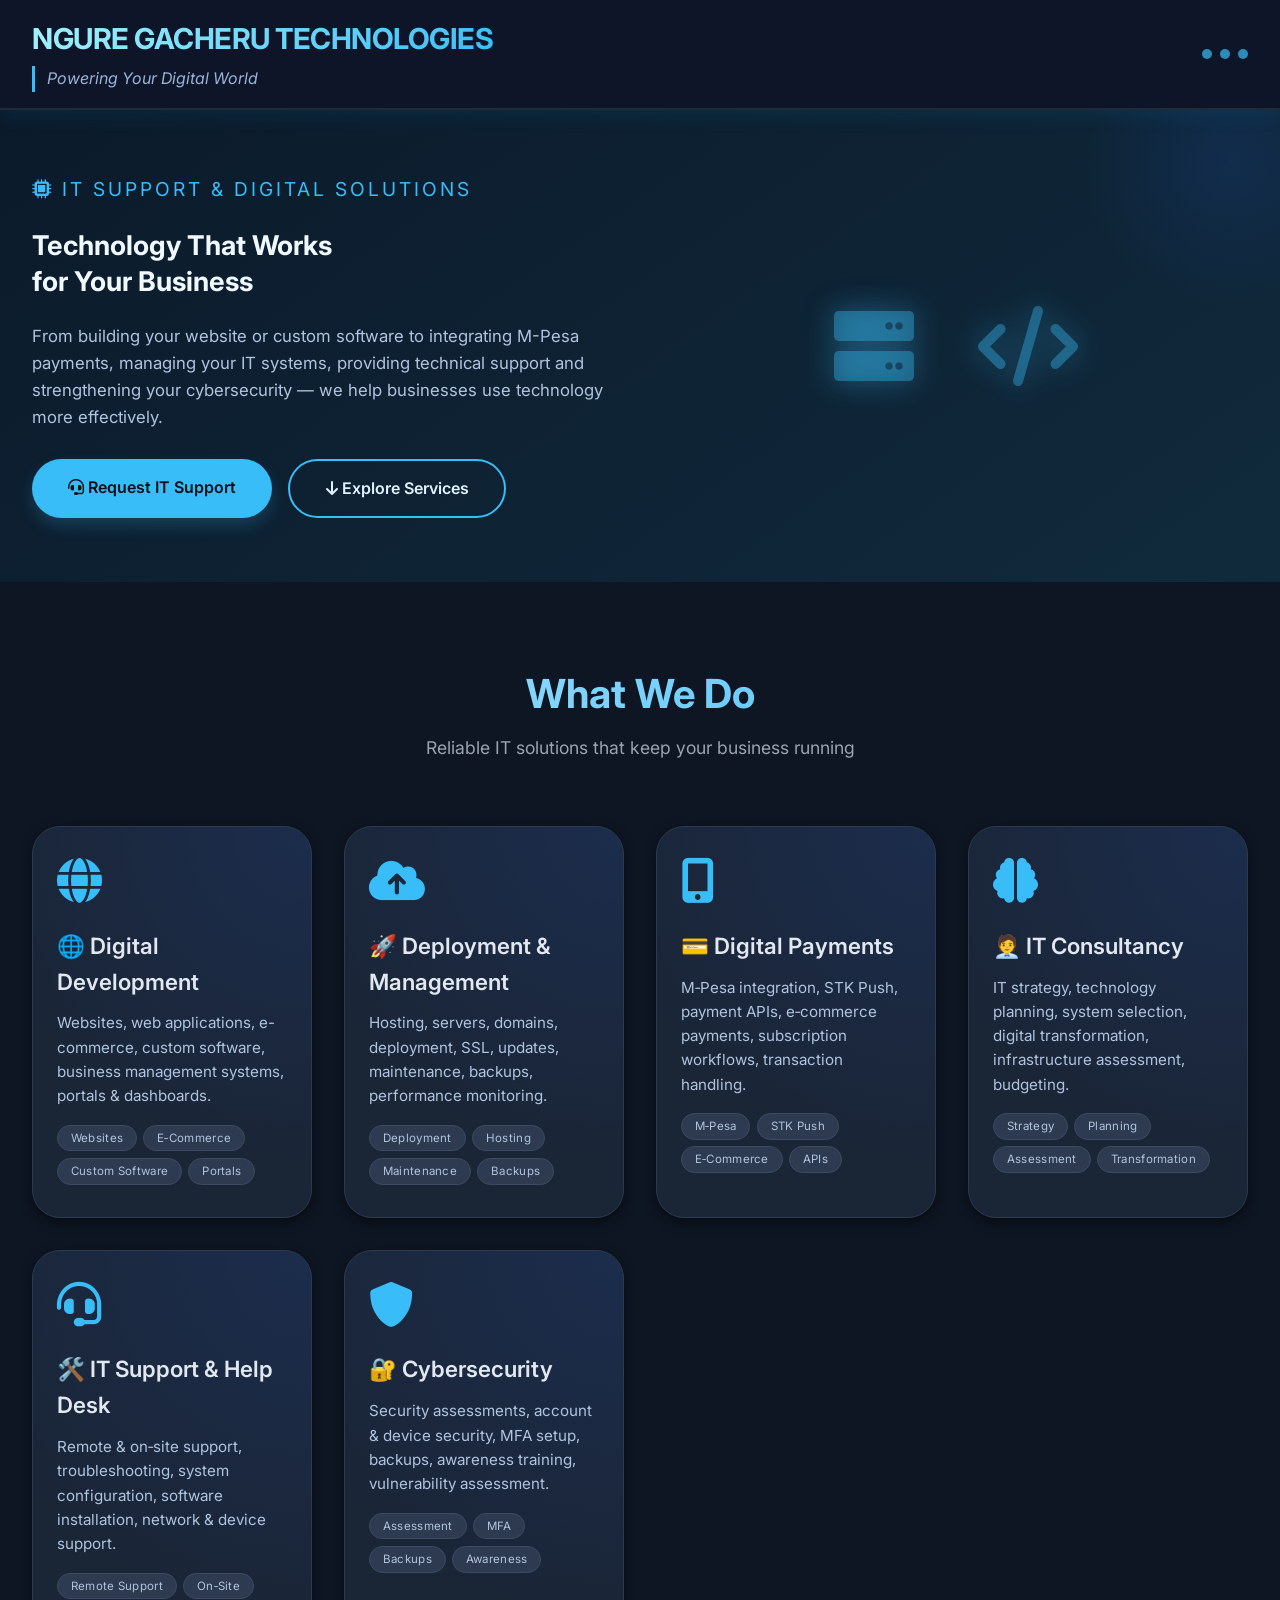
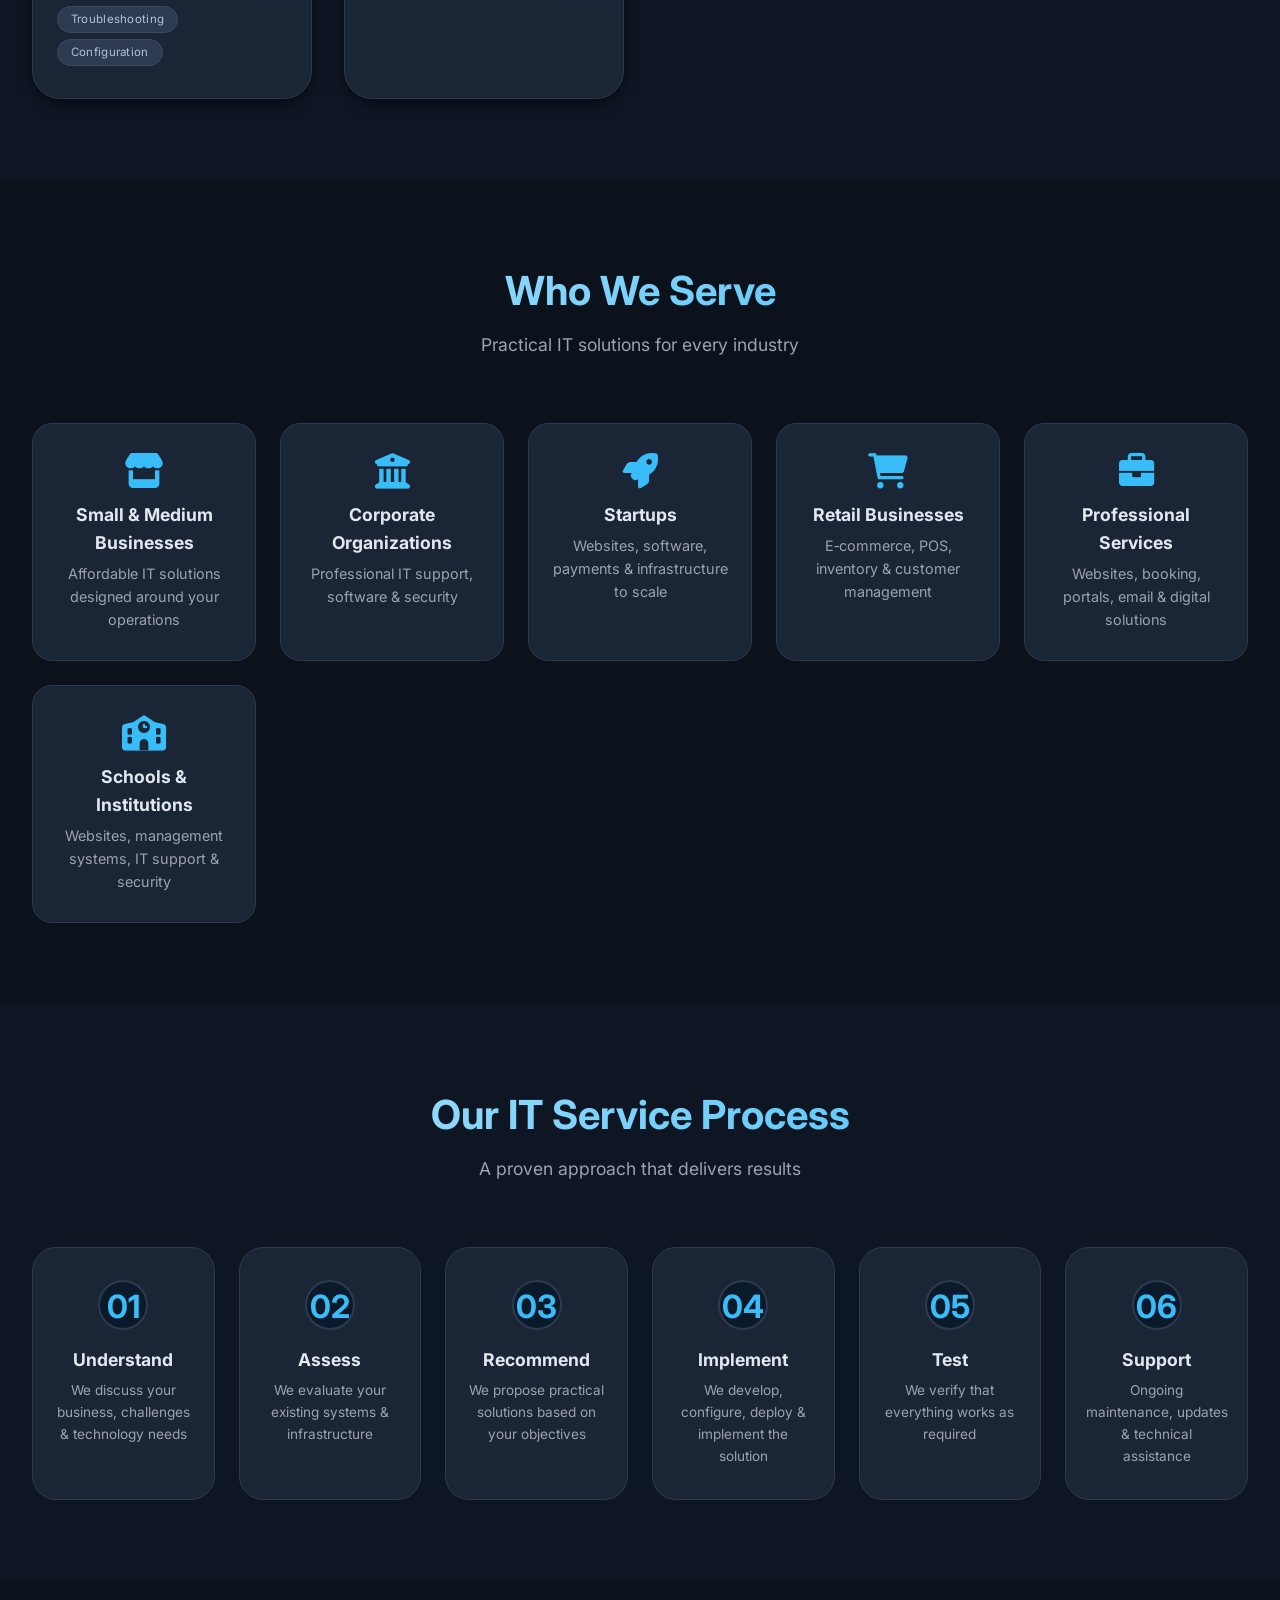
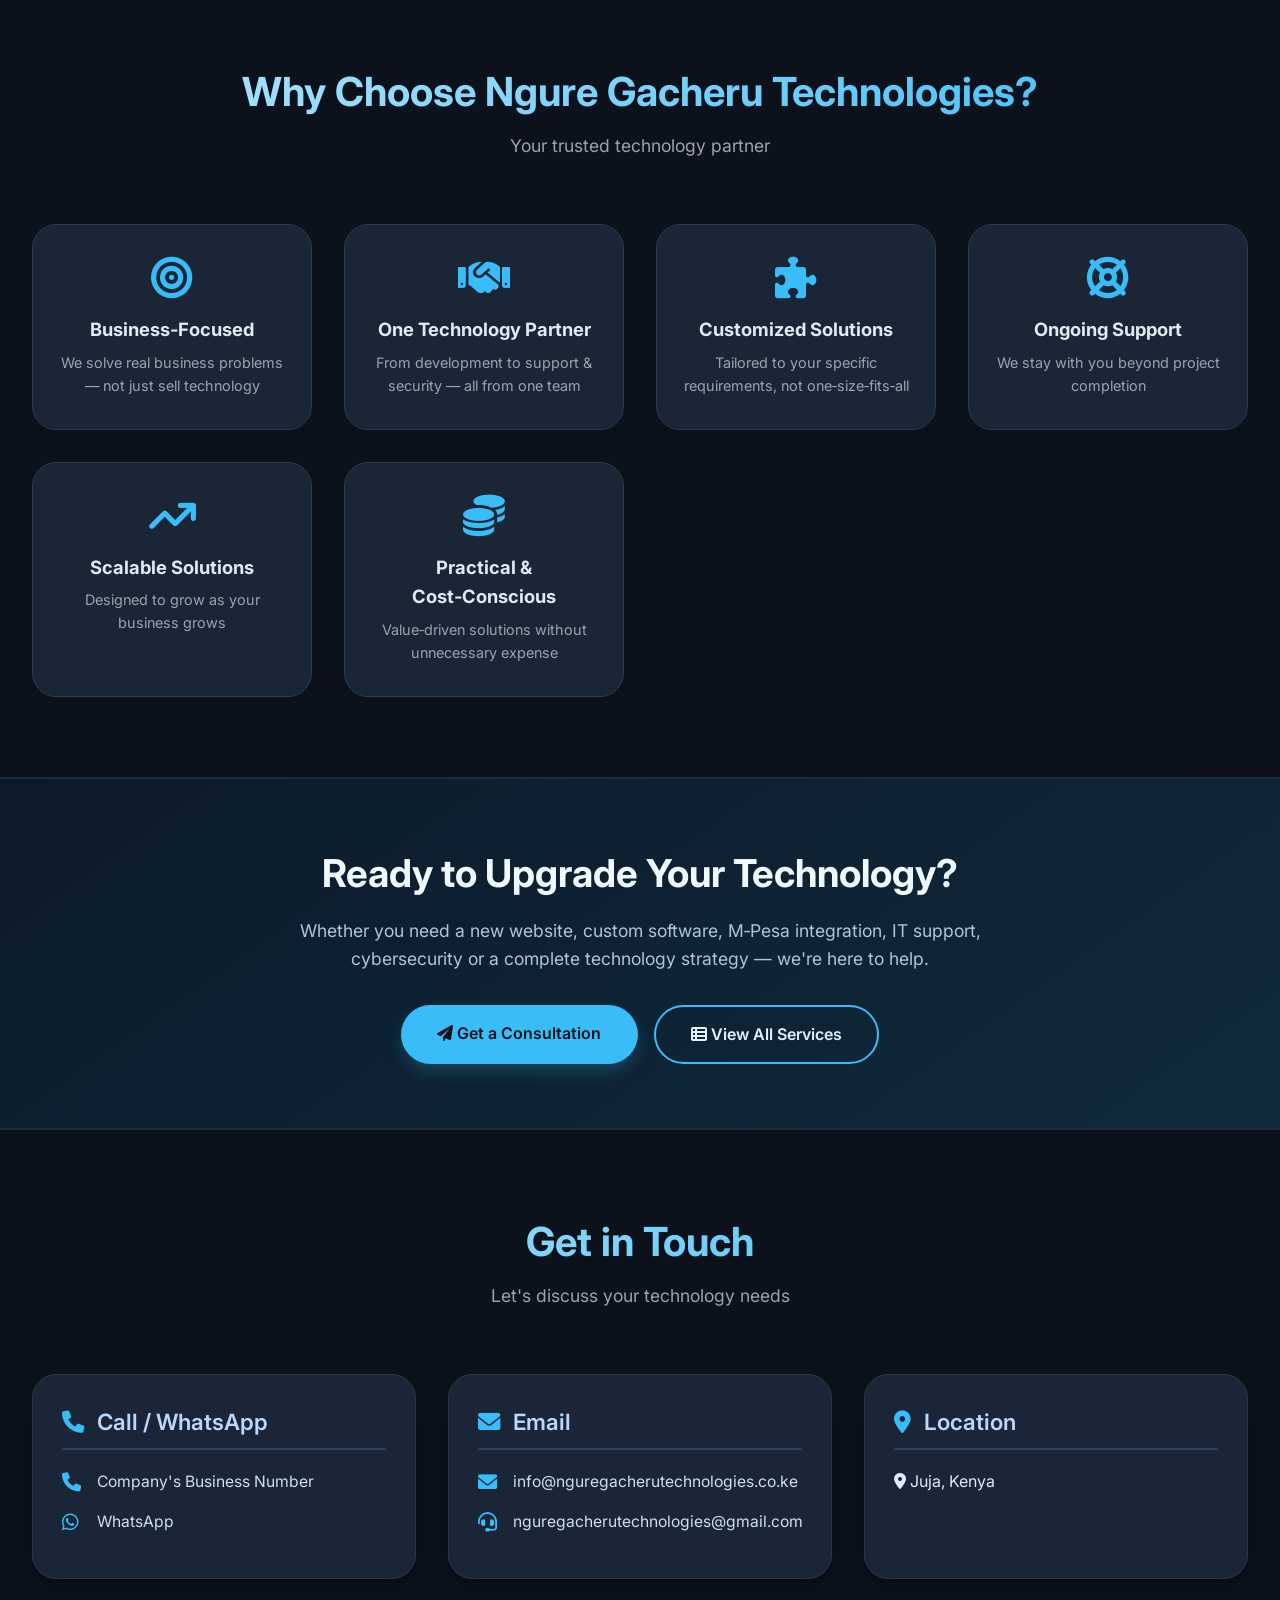
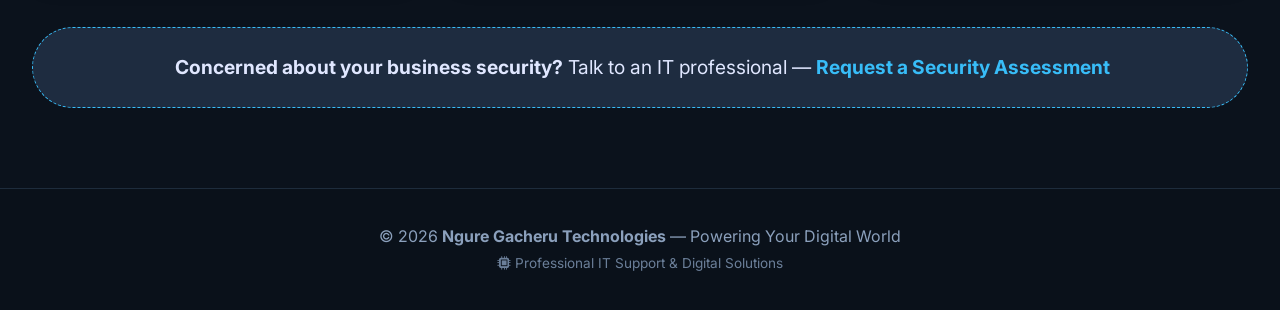
<file: itsupport&digitalsolutions.html>
<!DOCTYPE html>
<html lang="en">
<head>
    <meta charset="UTF-8" />
    <meta name="viewport" content="width=device-width, initial-scale=1.0" />
    <title>Ngure Gacheru Technologies — IT Support & Digital Solutions</title>
    <!-- Google Fonts & Font Awesome -->
    <link rel="preconnect" href="https://fonts.googleapis.com" />
    <link rel="preconnect" href="https://fonts.gstatic.com" crossorigin />
    <link href="https://fonts.googleapis.com/css2?family=Inter:opsz,wght@14..32,400;14..32,500;14..32,600;14..32,700;14..32,800&display=swap" rel="stylesheet" />
    <link rel="stylesheet" href="https://cdnjs.cloudflare.com/ajax/libs/font-awesome/6.0.0-beta3/css/all.min.css" />

    <style>
        /* ===== RESET & BASE ===== */
        * {
            margin: 0;
            padding: 0;
            box-sizing: border-box;
        }

        body {
            font-family: 'Inter', sans-serif;
            background-color: #0b1117;
            color: #e0e7ff;
            line-height: 1.6;
            scroll-behavior: smooth;
        }

        .container {
            max-width: 1280px;
            margin: 0 auto;
            padding: 0 2rem;
        }

        /* ===== HEADER ===== */
        .header {
            background: #0f172a;
            border-bottom: 2px solid #1e2c3a;
            box-shadow: 0 4px 20px rgba(0, 180, 255, 0.1);
            position: sticky;
            top: 0;
            z-index: 100;
            backdrop-filter: blur(6px);
            background-color: rgba(15, 23, 42, 0.95);
        }

        .header-container {
            display: flex;
            justify-content: space-between;
            align-items: center;
            padding: 1rem 2rem;
        }

        .company-name {
            font-size: 1.8rem;
            font-weight: 700;
            background: linear-gradient(135deg, #a5f3fc, #38bdf8);
            -webkit-background-clip: text;
            -webkit-text-fill-color: transparent;
            background-clip: text;
            letter-spacing: -0.5px;
        }

        .motto {
            font-size: 1rem;
            color: #9ab3d8;
            font-style: italic;
            border-left: 3px solid #38bdf8;
            padding-left: 0.75rem;
            margin-top: 0.25rem;
        }

        .header-accent {
            display: flex;
            gap: 8px;
        }
        .dot {
            width: 10px;
            height: 10px;
            background-color: #38bdf8;
            border-radius: 50%;
            opacity: 0.7;
            animation: pulse 2s infinite;
        }
        .dot:nth-child(2) {
            animation-delay: 0.4s;
        }
        .dot:nth-child(3) {
            animation-delay: 0.8s;
        }

        @keyframes pulse {
            0%,
            100% {
                transform: scale(1);
                opacity: 0.7;
            }
            50% {
                transform: scale(1.3);
                opacity: 1;
            }
        }

        /* ===== HERO ===== */
        .hero {
            background: linear-gradient(145deg, #0b1a2a 0%, #102a3c 100%);
            padding: 4rem 0;
            overflow: hidden;
            position: relative;
        }
        .hero::before {
            content: '';
            position: absolute;
            width: 300px;
            height: 300px;
            background: radial-gradient(circle, #2563eb20 0%, transparent 70%);
            top: -100px;
            right: -100px;
            border-radius: 50%;
        }

        .hero-container {
            display: grid;
            grid-template-columns: 1fr 1fr;
            gap: 3rem;
            align-items: center;
        }

        .hero-text .vision-title {
            font-size: 1.2rem;
            text-transform: uppercase;
            letter-spacing: 3px;
            color: #38bdf8;
            margin-bottom: 0.5rem;
        }
        .vision-statement {
            font-size: 1.7rem;
            font-weight: 700;
            line-height: 1.3;
            margin: 1.5rem 0;
            color: #f0f9ff;
        }
        .hero-text .sub-text {
            color: #b0c4de;
            font-size: 1.05rem;
            margin-bottom: 1.8rem;
        }
        .hero-cta {
            display: flex;
            gap: 1rem;
            flex-wrap: wrap;
        }
        .btn {
            display: inline-block;
            padding: 0.9rem 2.2rem;
            border-radius: 40px;
            font-weight: 600;
            text-decoration: none;
            transition: all 0.3s ease;
            border: 1px solid transparent;
            cursor: pointer;
            font-family: 'Inter', sans-serif;
            font-size: 1rem;
        }
        .btn-primary {
            background: #38bdf8;
            color: #0b1117;
            box-shadow: 0 8px 16px #38bdf830;
        }
        .btn-primary:hover {
            background: #7dd3fc;
            transform: translateY(-4px);
            box-shadow: 0 16px 24px #38bdf860;
        }
        .btn-outline {
            border: 2px solid #38bdf8;
            color: #e0f2fe;
        }
        .btn-outline:hover {
            background: #38bdf8;
            color: #0b1117;
            transform: translateY(-4px);
        }

        .hero-graphic {
            display: flex;
            gap: 2rem;
            justify-content: center;
            font-size: 5rem;
            color: #38bdf860;
        }
        .hero-graphic i {
            animation: float 4s ease-in-out infinite;
            filter: drop-shadow(0 0 15px #38bdf8);
        }
        .hero-graphic i:nth-child(2) {
            animation-delay: 0.6s;
        }
        .hero-graphic i:nth-child(3) {
            animation-delay: 1.2s;
        }

        @keyframes float {
            0%,
            100% {
                transform: translateY(0);
            }
            50% {
                transform: translateY(-20px);
            }
        }

        /* ===== SECTION TITLES ===== */
        .section-title {
            font-size: 2.5rem;
            font-weight: 700;
            text-align: center;
            margin-bottom: 0.5rem;
            background: linear-gradient(135deg, #bae6fd, #38bdf8);
            -webkit-background-clip: text;
            -webkit-text-fill-color: transparent;
            background-clip: text;
        }
        .section-subtitle {
            text-align: center;
            color: #9ca3af;
            margin-bottom: 4rem;
            font-size: 1.1rem;
        }

        /* ===== SERVICES ===== */
        .services {
            padding: 5rem 0;
            background: #0e1623;
        }

        .services-grid {
            display: grid;
            grid-template-columns: repeat(auto-fit, minmax(280px, 1fr));
            gap: 2rem;
        }

        .service-card {
            background: #1a2536;
            padding: 2rem 1.5rem;
            border-radius: 28px;
            border: 1px solid #2d3a4f;
            transition: all 0.3s cubic-bezier(0.25, 0.46, 0.45, 0.94);
            box-shadow: 0 4px 12px rgba(0, 0, 0, 0.5);
            position: relative;
            z-index: 1;
            overflow: hidden;
        }
        .service-card::before {
            content: '';
            position: absolute;
            top: 0;
            left: 0;
            width: 100%;
            height: 100%;
            background: radial-gradient(circle at top right, #2563eb20, transparent 70%);
            z-index: -1;
        }
        .service-card:hover {
            transform: translateY(-10px) scale(1.02);
            border-color: #38bdf8;
            box-shadow: 0 25px 35px -10px #0f172a, 0 0 0 2px #38bdf840;
        }
        .service-card i {
            font-size: 2.8rem;
            color: #38bdf8;
            margin-bottom: 1.5rem;
        }
        .service-card h3 {
            font-size: 1.4rem;
            font-weight: 600;
            margin-bottom: 0.75rem;
            color: #e2e8f0;
        }
        .service-card p {
            color: #b0c4de;
            font-size: 0.95rem;
        }
        .service-card .service-tags {
            display: flex;
            flex-wrap: wrap;
            gap: 0.4rem;
            margin-top: 1rem;
        }
        .service-card .service-tags span {
            background: #2d3a4f;
            padding: 0.2rem 0.8rem;
            border-radius: 20px;
            font-size: 0.72rem;
            color: #b0c4de;
            border: 1px solid #3d4a5f;
            letter-spacing: 0.3px;
        }

        /* ===== WHO WE SERVE ===== */
        .who-we-serve {
            padding: 5rem 0;
            background: #0b121c;
        }

        .serve-grid {
            display: grid;
            grid-template-columns: repeat(auto-fit, minmax(200px, 1fr));
            gap: 1.5rem;
            margin-top: 2rem;
        }

        .serve-item {
            background: #1a2536;
            padding: 1.8rem 1.2rem;
            border-radius: 20px;
            text-align: center;
            border: 1px solid #2d3a4f;
            transition: 0.3s ease;
        }
        .serve-item:hover {
            border-color: #38bdf8;
            transform: translateY(-6px);
            box-shadow: 0 12px 28px #38bdf820;
        }
        .serve-item i {
            font-size: 2.2rem;
            color: #38bdf8;
            margin-bottom: 0.8rem;
        }
        .serve-item h4 {
            font-size: 1.1rem;
            color: #e2e8f0;
            margin-bottom: 0.3rem;
        }
        .serve-item p {
            font-size: 0.9rem;
            color: #9ca3af;
        }

        /* ===== PROCESS ===== */
        .process {
            padding: 5rem 0;
            background: #0e1623;
        }

        .process-grid {
            display: grid;
            grid-template-columns: repeat(auto-fit, minmax(170px, 1fr));
            gap: 1.5rem;
            margin-top: 2rem;
        }

        .process-step {
            background: #1a2536;
            padding: 2rem 1.2rem;
            border-radius: 24px;
            text-align: center;
            border: 1px solid #2d3a4f;
            transition: 0.3s ease;
            position: relative;
        }
        .process-step:hover {
            border-color: #38bdf8;
            transform: scale(1.03);
        }
        .process-step .step-num {
            display: inline-block;
            font-size: 2rem;
            font-weight: 700;
            color: #38bdf8;
            background: #0b1a2a;
            width: 50px;
            height: 50px;
            line-height: 50px;
            border-radius: 50%;
            margin-bottom: 1rem;
            border: 2px solid #2d3a4f;
        }
        .process-step h4 {
            color: #e2e8f0;
            font-size: 1.1rem;
            margin-bottom: 0.4rem;
        }
        .process-step p {
            color: #9ca3af;
            font-size: 0.85rem;
        }

        /* ===== WHY CHOOSE US ===== */
        .why-choose {
            padding: 5rem 0;
            background: #0b121c;
        }

        .choose-grid {
            display: grid;
            grid-template-columns: repeat(auto-fit, minmax(220px, 1fr));
            gap: 2rem;
            margin-top: 2rem;
        }

        .choose-item {
            background: #1a2536;
            padding: 2rem 1.5rem;
            border-radius: 24px;
            text-align: center;
            border: 1px solid #2d3a4f;
            transition: 0.3s ease;
        }
        .choose-item:hover {
            border-color: #38bdf8;
            transform: translateY(-4px);
        }
        .choose-item i {
            font-size: 2.6rem;
            color: #38bdf8;
            margin-bottom: 1rem;
        }
        .choose-item h4 {
            font-size: 1.15rem;
            color: #e2e8f0;
            margin-bottom: 0.4rem;
        }
        .choose-item p {
            font-size: 0.9rem;
            color: #9ca3af;
        }

        /* ===== CTA BANNER ===== */
        .cta-banner {
            padding: 4rem 0;
            background: linear-gradient(145deg, #0b1a2a, #102a3c);
            text-align: center;
            border-top: 2px solid #1e2c3a;
            border-bottom: 2px solid #1e2c3a;
        }
        .cta-banner h2 {
            font-size: 2.4rem;
            font-weight: 700;
            color: #f0f9ff;
            margin-bottom: 0.8rem;
        }
        .cta-banner p {
            font-size: 1.1rem;
            color: #b0c4de;
            max-width: 700px;
            margin: 0 auto 2rem;
        }
        .cta-banner .btn-group {
            display: flex;
            gap: 1rem;
            justify-content: center;
            flex-wrap: wrap;
        }

        /* ===== CONTACT ===== */
        .contact {
            padding: 5rem 0;
            background: #0b121c;
        }

        .contact-grid {
            display: grid;
            grid-template-columns: repeat(auto-fit, minmax(260px, 1fr));
            gap: 2rem;
            margin-top: 2rem;
        }

        .contact-group {
            background: #1a2637;
            border-radius: 24px;
            padding: 1.8rem 1.8rem;
            border: 1px solid #2a374b;
            transition: 0.2s;
            box-shadow: 0 8px 18px #00000040;
        }
        .contact-group:hover {
            border-color: #38bdf8;
            box-shadow: 0 12px 28px #38bdf820;
        }
        .contact-group h3 {
            font-size: 1.4rem;
            font-weight: 600;
            margin-bottom: 1.2rem;
            color: #bbd7fb;
            border-bottom: 2px solid #2e405b;
            padding-bottom: 0.5rem;
        }
        .contact-group h3 i {
            color: #38bdf8;
            margin-right: 0.5rem;
        }
        .contact-group ul {
            list-style: none;
        }
        .contact-group li {
            margin-bottom: 0.8rem;
        }
        .contact-group a {
            color: #cfdfee;
            text-decoration: none;
            display: inline-flex;
            align-items: center;
            gap: 0.7rem;
            transition: all 0.2s;
            font-size: 0.98rem;
        }
        .contact-group a i {
            width: 1.5rem;
            color: #38bdf8;
            font-size: 1.2rem;
        }
        .contact-group a:hover {
            color: #38bdf8;
            transform: translateX(6px);
        }

        .contact-footer-note {
            margin-top: 3rem;
            background: #1e2c40;
            padding: 1.5rem;
            border-radius: 60px;
            text-align: center;
            border: 1px dashed #38bdf8;
        }
        .contact-footer-note p {
            font-size: 1.2rem;
        }
        .contact-footer-note a {
            color: #38bdf8;
            font-weight: 700;
            text-decoration: none;
        }
        .contact-footer-note a:hover {
            text-decoration: underline;
        }

        /* ===== FOOTER ===== */
        .footer {
            background: #0a111a;
            padding: 2rem 0;
            border-top: 1px solid #1e2c3c;
            text-align: center;
            color: #8ba0bc;
        }
        .footer p {
            margin: 0.2rem 0;
        }
        .footer .footer-tag {
            font-size: 0.85rem;
            color: #6b7f99;
        }

        /* ===== ANIMATION ON VIEW ===== */
        .animate-on-view {
            opacity: 0;
            transform: translateY(35px);
            transition: opacity 0.7s ease, transform 0.7s ease;
        }
        .animate-on-view.visible {
            opacity: 1;
            transform: translateY(0);
        }

        /* ===== RESPONSIVE ===== */
        @media (max-width: 768px) {
            .hero-container {
                grid-template-columns: 1fr;
                text-align: center;
            }
            .hero-cta {
                justify-content: center;
            }
            .hero-graphic {
                font-size: 4rem;
                order: -1;
            }
            .company-name {
                font-size: 1.4rem;
            }
            .header-container {
                flex-direction: column;
                text-align: center;
                gap: 0.5rem;
            }
            .motto {
                border-left: none;
                border-top: 2px solid #38bdf8;
                padding-top: 0.3rem;
            }
            .contact-grid {
                grid-template-columns: 1fr;
            }
            .section-title {
                font-size: 2rem;
            }
            .cta-banner h2 {
                font-size: 1.8rem;
            }
            .process-grid {
                grid-template-columns: 1fr 1fr;
            }
            .choose-grid {
                grid-template-columns: 1fr 1fr;
            }
        }

        @media (max-width: 480px) {
            .process-grid {
                grid-template-columns: 1fr;
            }
            .choose-grid {
                grid-template-columns: 1fr;
            }
            .container {
                padding: 0 1rem;
            }
            .hero {
                padding: 2.5rem 0;
            }
            .vision-statement {
                font-size: 1.3rem;
            }
            .service-card {
                padding: 1.5rem 1rem;
            }
            .serve-grid {
                grid-template-columns: 1fr 1fr;
            }
        }
    </style>
</head>
<body>

    <!-- ===== HEADER ===== -->
    <header class="header" id="top">
        <div class="header-container container">
            <div>
                <div class="company-name">NGURE GACHERU TECHNOLOGIES</div>
                <div class="motto">Powering Your Digital World</div>
            </div>
            <div class="header-accent">
                <span class="dot"></span>
                <span class="dot"></span>
                <span class="dot"></span>
            </div>
        </div>
    </header>

    <!-- ===== HERO ===== -->
    <section class="hero">
        <div class="hero-container container">
            <div class="hero-text">
                <div class="vision-title"><i class="fas fa-microchip"></i> IT Support &amp; Digital Solutions</div>
                <h1 class="vision-statement">
                    Technology That Works <br /> for Your Business
                </h1>
                <p class="sub-text">
                    From building your website or custom software to integrating M-Pesa payments, managing your IT systems,
                    providing technical support and strengthening your cybersecurity — we help businesses use technology more effectively.
                </p>
                <div class="hero-cta">
                    <a href="#cta" class="btn btn-primary"><i class="fas fa-headset"></i> Request IT Support</a>
                    <a href="#services" class="btn btn-outline"><i class="fas fa-arrow-down"></i> Explore Services</a>
                </div>
            </div>
            <div class="hero-graphic">
                <i class="fas fa-server"></i>
                <i class="fas fa-shield-halved"></i>
                <i class="fas fa-code"></i>
            </div>
        </div>
    </section>

    <!-- ===== SERVICES ===== -->
    <section class="services" id="services">
        <div class="container">
            <h2 class="section-title animate-on-view">What We Do</h2>
            <p class="section-subtitle animate-on-view">Reliable IT solutions that keep your business running</p>

            <div class="services-grid">

                <!-- 1. Digital Development -->
                <div class="service-card animate-on-view">
                    <i class="fas fa-globe"></i>
                    <h3>🌐 Digital Development</h3>
                    <p>Websites, web applications, e-commerce, custom software, business management systems, portals &amp; dashboards.</p>
                    <div class="service-tags">
                        <span>Websites</span><span>E‑Commerce</span><span>Custom Software</span><span>Portals</span>
                    </div>
                </div>

                <!-- 2. Deployment & Management -->
                <div class="service-card animate-on-view">
                    <i class="fas fa-cloud-upload-alt"></i>
                    <h3>🚀 Deployment &amp; Management</h3>
                    <p>Hosting, servers, domains, deployment, SSL, updates, maintenance, backups, performance monitoring.</p>
                    <div class="service-tags">
                        <span>Deployment</span><span>Hosting</span><span>Maintenance</span><span>Backups</span>
                    </div>
                </div>

                <!-- 3. Digital Payments -->
                <div class="service-card animate-on-view">
                    <i class="fas fa-mobile-alt"></i>
                    <h3>💳 Digital Payments</h3>
                    <p>M‑Pesa integration, STK Push, payment APIs, e‑commerce payments, subscription workflows, transaction handling.</p>
                    <div class="service-tags">
                        <span>M‑Pesa</span><span>STK Push</span><span>E‑Commerce</span><span>APIs</span>
                    </div>
                </div>

                <!-- 4. IT Consultancy -->
                <div class="service-card animate-on-view">
                    <i class="fas fa-brain"></i>
                    <h3>🧑‍💼 IT Consultancy</h3>
                    <p>IT strategy, technology planning, system selection, digital transformation, infrastructure assessment, budgeting.</p>
                    <div class="service-tags">
                        <span>Strategy</span><span>Planning</span><span>Assessment</span><span>Transformation</span>
                    </div>
                </div>

                <!-- 5. IT Support & Help Desk -->
                <div class="service-card animate-on-view">
                    <i class="fas fa-headset"></i>
                    <h3>🛠️ IT Support &amp; Help Desk</h3>
                    <p>Remote &amp; on‑site support, troubleshooting, system configuration, software installation, network &amp; device support.</p>
                    <div class="service-tags">
                        <span>Remote Support</span><span>On‑Site</span><span>Troubleshooting</span><span>Configuration</span>
                    </div>
                </div>

                <!-- 6. Cybersecurity -->
                <div class="service-card animate-on-view">
                    <i class="fas fa-shield-alt"></i>
                    <h3>🔐 Cybersecurity</h3>
                    <p>Security assessments, account &amp; device security, MFA setup, backups, awareness training, vulnerability assessment.</p>
                    <div class="service-tags">
                        <span>Assessment</span><span>MFA</span><span>Backups</span><span>Awareness</span>
                    </div>
                </div>

            </div>
        </div>
    </section>

    <!-- ===== WHO WE SERVE ===== -->
    <section class="who-we-serve">
        <div class="container">
            <h2 class="section-title animate-on-view">Who We Serve</h2>
            <p class="section-subtitle animate-on-view">Practical IT solutions for every industry</p>

            <div class="serve-grid">
                <div class="serve-item animate-on-view">
                    <i class="fas fa-store"></i>
                    <h4>Small &amp; Medium Businesses</h4>
                    <p>Affordable IT solutions designed around your operations</p>
                </div>
                <div class="serve-item animate-on-view">
                    <i class="fas fa-building-columns"></i>
                    <h4>Corporate Organizations</h4>
                    <p>Professional IT support, software &amp; security</p>
                </div>
                <div class="serve-item animate-on-view">
                    <i class="fas fa-rocket"></i>
                    <h4>Startups</h4>
                    <p>Websites, software, payments &amp; infrastructure to scale</p>
                </div>
                <div class="serve-item animate-on-view">
                    <i class="fas fa-cart-shopping"></i>
                    <h4>Retail Businesses</h4>
                    <p>E‑commerce, POS, inventory &amp; customer management</p>
                </div>
                <div class="serve-item animate-on-view">
                    <i class="fas fa-briefcase"></i>
                    <h4>Professional Services</h4>
                    <p>Websites, booking, portals, email &amp; digital solutions</p>
                </div>
                <div class="serve-item animate-on-view">
                    <i class="fas fa-school"></i>
                    <h4>Schools &amp; Institutions</h4>
                    <p>Websites, management systems, IT support &amp; security</p>
                </div>
            </div>
        </div>
    </section>

    <!-- ===== PROCESS ===== -->
    <section class="process">
        <div class="container">
            <h2 class="section-title animate-on-view">Our IT Service Process</h2>
            <p class="section-subtitle animate-on-view">A proven approach that delivers results</p>

            <div class="process-grid">
                <div class="process-step animate-on-view">
                    <div class="step-num">01</div>
                    <h4>Understand</h4>
                    <p>We discuss your business, challenges &amp; technology needs</p>
                </div>
                <div class="process-step animate-on-view">
                    <div class="step-num">02</div>
                    <h4>Assess</h4>
                    <p>We evaluate your existing systems &amp; infrastructure</p>
                </div>
                <div class="process-step animate-on-view">
                    <div class="step-num">03</div>
                    <h4>Recommend</h4>
                    <p>We propose practical solutions based on your objectives</p>
                </div>
                <div class="process-step animate-on-view">
                    <div class="step-num">04</div>
                    <h4>Implement</h4>
                    <p>We develop, configure, deploy &amp; implement the solution</p>
                </div>
                <div class="process-step animate-on-view">
                    <div class="step-num">05</div>
                    <h4>Test</h4>
                    <p>We verify that everything works as required</p>
                </div>
                <div class="process-step animate-on-view">
                    <div class="step-num">06</div>
                    <h4>Support</h4>
                    <p>Ongoing maintenance, updates &amp; technical assistance</p>
                </div>
            </div>
        </div>
    </section>

    <!-- ===== WHY CHOOSE US ===== -->
    <section class="why-choose">
        <div class="container">
            <h2 class="section-title animate-on-view">Why Choose Ngure Gacheru Technologies?</h2>
            <p class="section-subtitle animate-on-view">Your trusted technology partner</p>

            <div class="choose-grid">
                <div class="choose-item animate-on-view">
                    <i class="fas fa-bullseye"></i>
                    <h4>Business‑Focused</h4>
                    <p>We solve real business problems — not just sell technology</p>
                </div>
                <div class="choose-item animate-on-view">
                    <i class="fas fa-handshake"></i>
                    <h4>One Technology Partner</h4>
                    <p>From development to support &amp; security — all from one team</p>
                </div>
                <div class="choose-item animate-on-view">
                    <i class="fas fa-puzzle-piece"></i>
                    <h4>Customized Solutions</h4>
                    <p>Tailored to your specific requirements, not one‑size‑fits‑all</p>
                </div>
                <div class="choose-item animate-on-view">
                    <i class="fas fa-life-ring"></i>
                    <h4>Ongoing Support</h4>
                    <p>We stay with you beyond project completion</p>
                </div>
                <div class="choose-item animate-on-view">
                    <i class="fas fa-arrow-trend-up"></i>
                    <h4>Scalable Solutions</h4>
                    <p>Designed to grow as your business grows</p>
                </div>
                <div class="choose-item animate-on-view">
                    <i class="fas fa-coins"></i>
                    <h4>Practical &amp; Cost‑Conscious</h4>
                    <p>Value‑driven solutions without unnecessary expense</p>
                </div>
            </div>
        </div>
    </section>

    <!-- ===== CTA BANNER ===== -->
    <section class="cta-banner" id="cta">
        <div class="container">
            <h2 class="animate-on-view">Ready to Upgrade Your Technology?</h2>
            <p class="animate-on-view">
                Whether you need a new website, custom software, M‑Pesa integration, IT support, cybersecurity or a complete
                technology strategy — we're here to help.
            </p>
            <div class="btn-group animate-on-view">
                <a href="#contact" class="btn btn-primary"><i class="fas fa-paper-plane"></i> Get a Consultation</a>
                <a href="#services" class="btn btn-outline"><i class="fas fa-th-list"></i> View All Services</a>
            </div>
        </div>
    </section>

    <!-- ===== CONTACT ===== -->
    <section class="contact" id="contact">
        <div class="container">
            <h2 class="section-title animate-on-view">Get in Touch</h2>
            <p class="section-subtitle animate-on-view">Let's discuss your technology needs</p>

            <div class="contact-grid">
                <div class="contact-group animate-on-view">
                    <h3><i class="fas fa-phone"></i> Call / WhatsApp</h3>
                    <ul>
                        <li><a href="tel:+254737253492"><i class="fas fa-phone"></i> Company's Business Number</a></li>
                        <li><a href="https://wa.me/254737253492" target="_blank"><i class="fab fa-whatsapp"></i> WhatsApp</a></li>
                    </ul>
                </div>

                <div class="contact-group animate-on-view">
                    <h3><i class="fas fa-envelope"></i> Email</h3>
                    <ul>
                        <li><a href="mailto:info@nguregacherutechnologies.co.ke"><i class="fas fa-envelope"></i> info@nguregacherutechnologies.co.ke</a></li>
                        <li><a href="mailto:nguregacherutechnologies@gmail.com"><i class="fas fa-headset"></i> nguregacherutechnologies@gmail.com</a></li>
                    </ul>
                </div>

                <div class="contact-group animate-on-view">
                    <h3><i class="fas fa-map-marker-alt"></i> Location</h3>
                    <ul>
                        <li><i class="fas fa-location-dot"></i> Juja, Kenya</li>
                    </ul>
                </div>
            </div>

            <div class="contact-footer-note animate-on-view">
                <p>
                    <i class="fas fa-shield-halved" style="color:#38bdf8;"></i>
                    <strong>Concerned about your business security?</strong>
                    Talk to an IT professional —
                    <a href="mailto:nguregacherutechnologies@gmail.com">Request a Security Assessment</a>
                </p>
            </div>
        </div>
    </section>

    <!-- ===== FOOTER ===== -->
    <footer class="footer">
        <div class="container">
            <p>&copy; 2026 <strong>Ngure Gacheru Technologies</strong> — Powering Your Digital World</p>
            <p class="footer-tag">
                <i class="fas fa-microchip"></i> Professional IT Support &amp; Digital Solutions
            </p>
        </div>
    </footer>

    <!-- ===== JAVASCRIPT ===== -->
    <script>
        (function() {
            'use strict';

            // ===== Intersection Observer for "animate-on-view" =====
            const animElements = document.querySelectorAll('.animate-on-view');

            if (animElements.length > 0) {
                const observer = new IntersectionObserver((entries) => {
                    entries.forEach(entry => {
                        if (entry.isIntersecting) {
                            entry.target.classList.add('visible');
                        }
                    });
                }, {
                    threshold: 0.15,
                    rootMargin: '0px 0px -40px 0px'
                });

                animElements.forEach(el => observer.observe(el));
            }

            // ===== Smooth scroll for anchor links =====
            document.querySelectorAll('a[href^="#"]').forEach(anchor => {
                anchor.addEventListener('click', function(e) {
                    const targetId = this.getAttribute('href');
                    if (targetId === '#') return;
                    const targetEl = document.querySelector(targetId);
                    if (targetEl) {
                        e.preventDefault();
                        const headerOffset = 80;
                        const elementPosition = targetEl.getBoundingClientRect().top;
                        const offsetPosition = elementPosition + window.pageYOffset - headerOffset;
                        window.scrollTo({
                            top: offsetPosition,
                            behavior: 'smooth'
                        });
                    }
                });
            });

            console.log('🚀 Ngure Gacheru Technologies — IT Support & Digital Solutions website loaded.');

        })();
    </script>

</body>
</html>
</file>
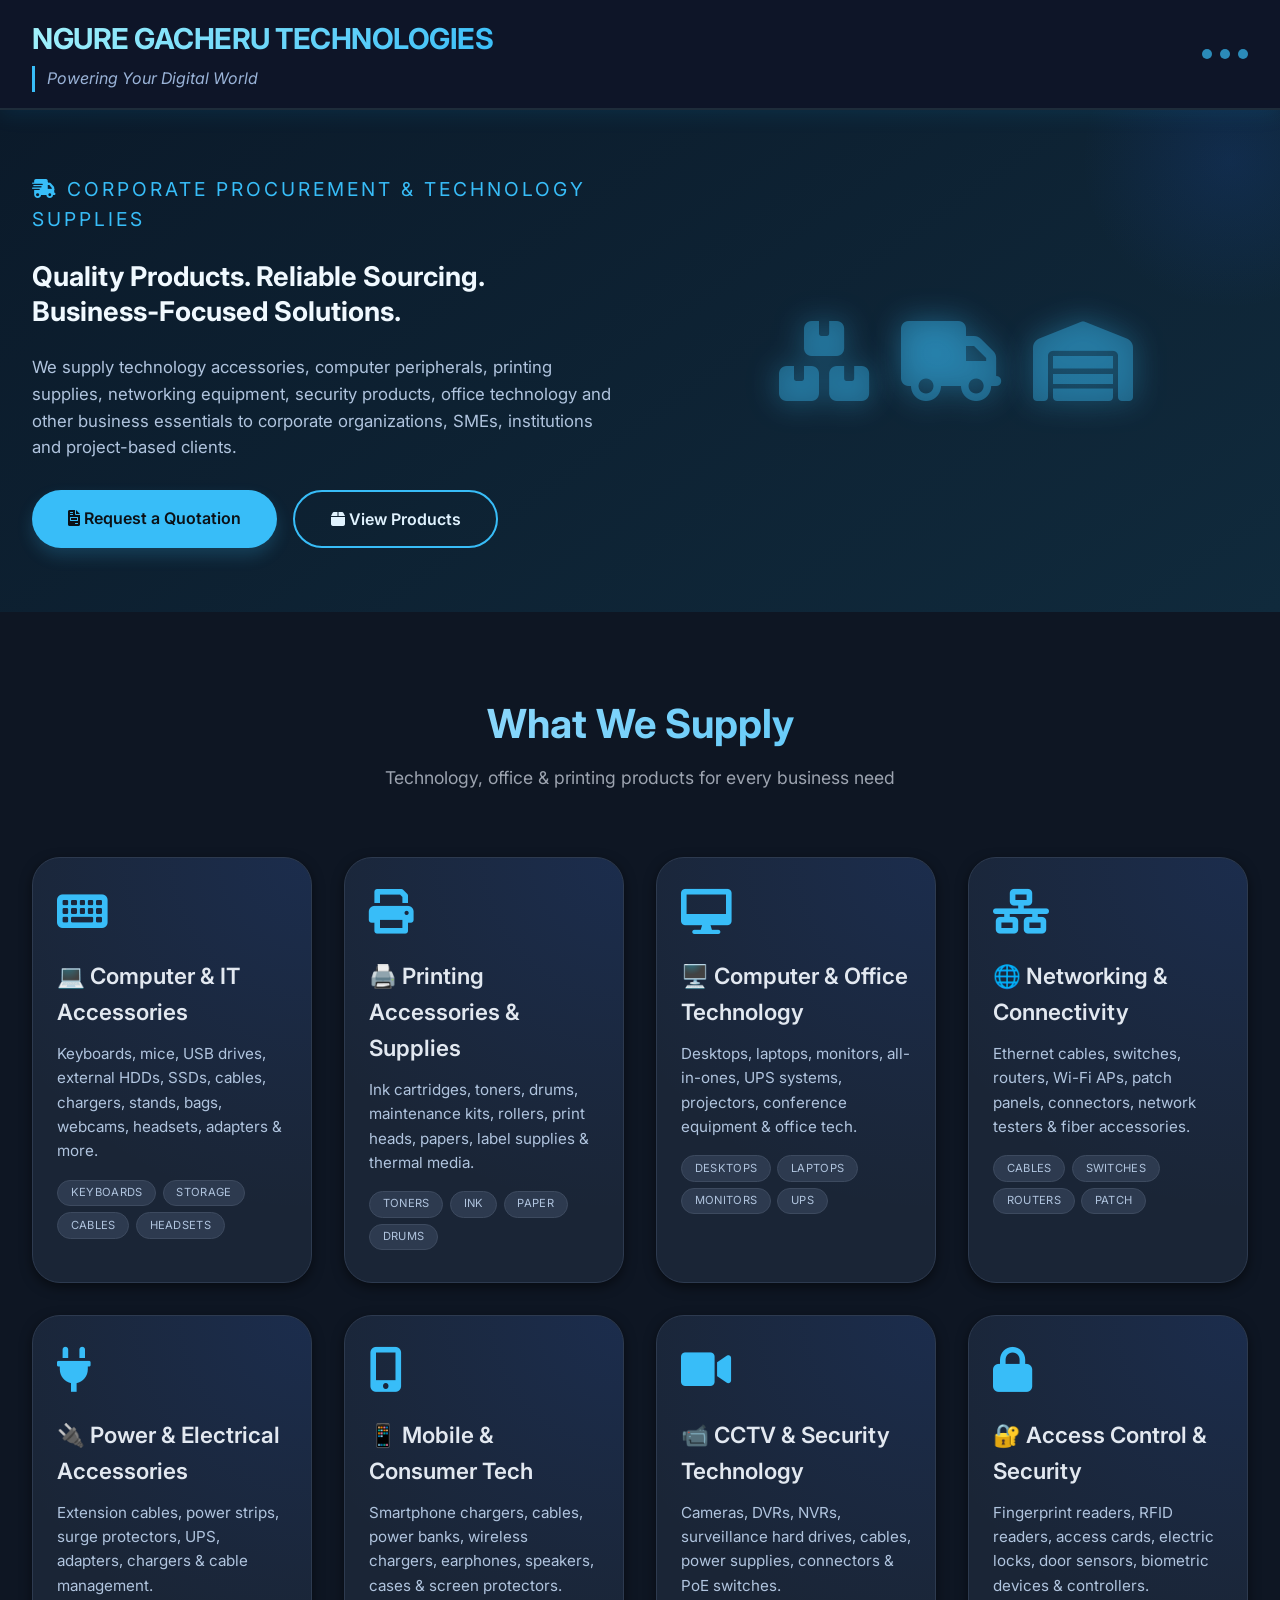
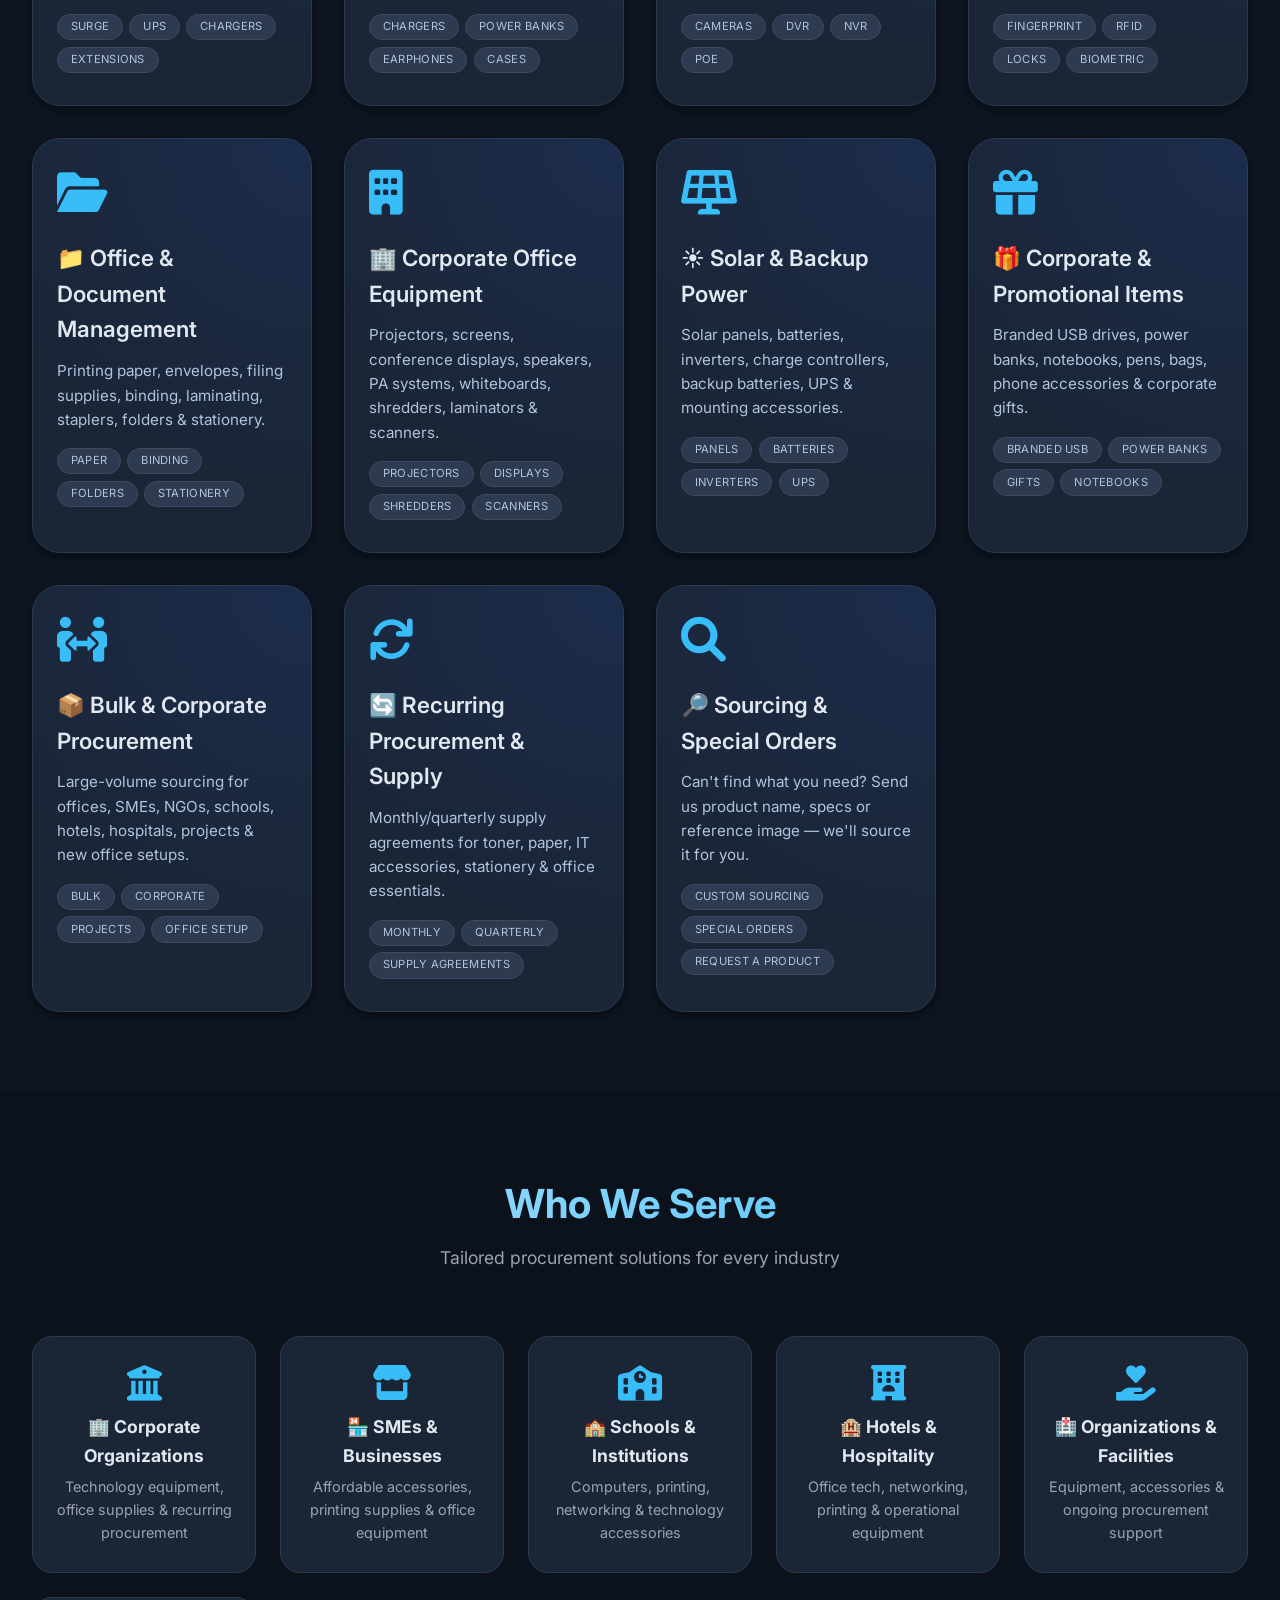
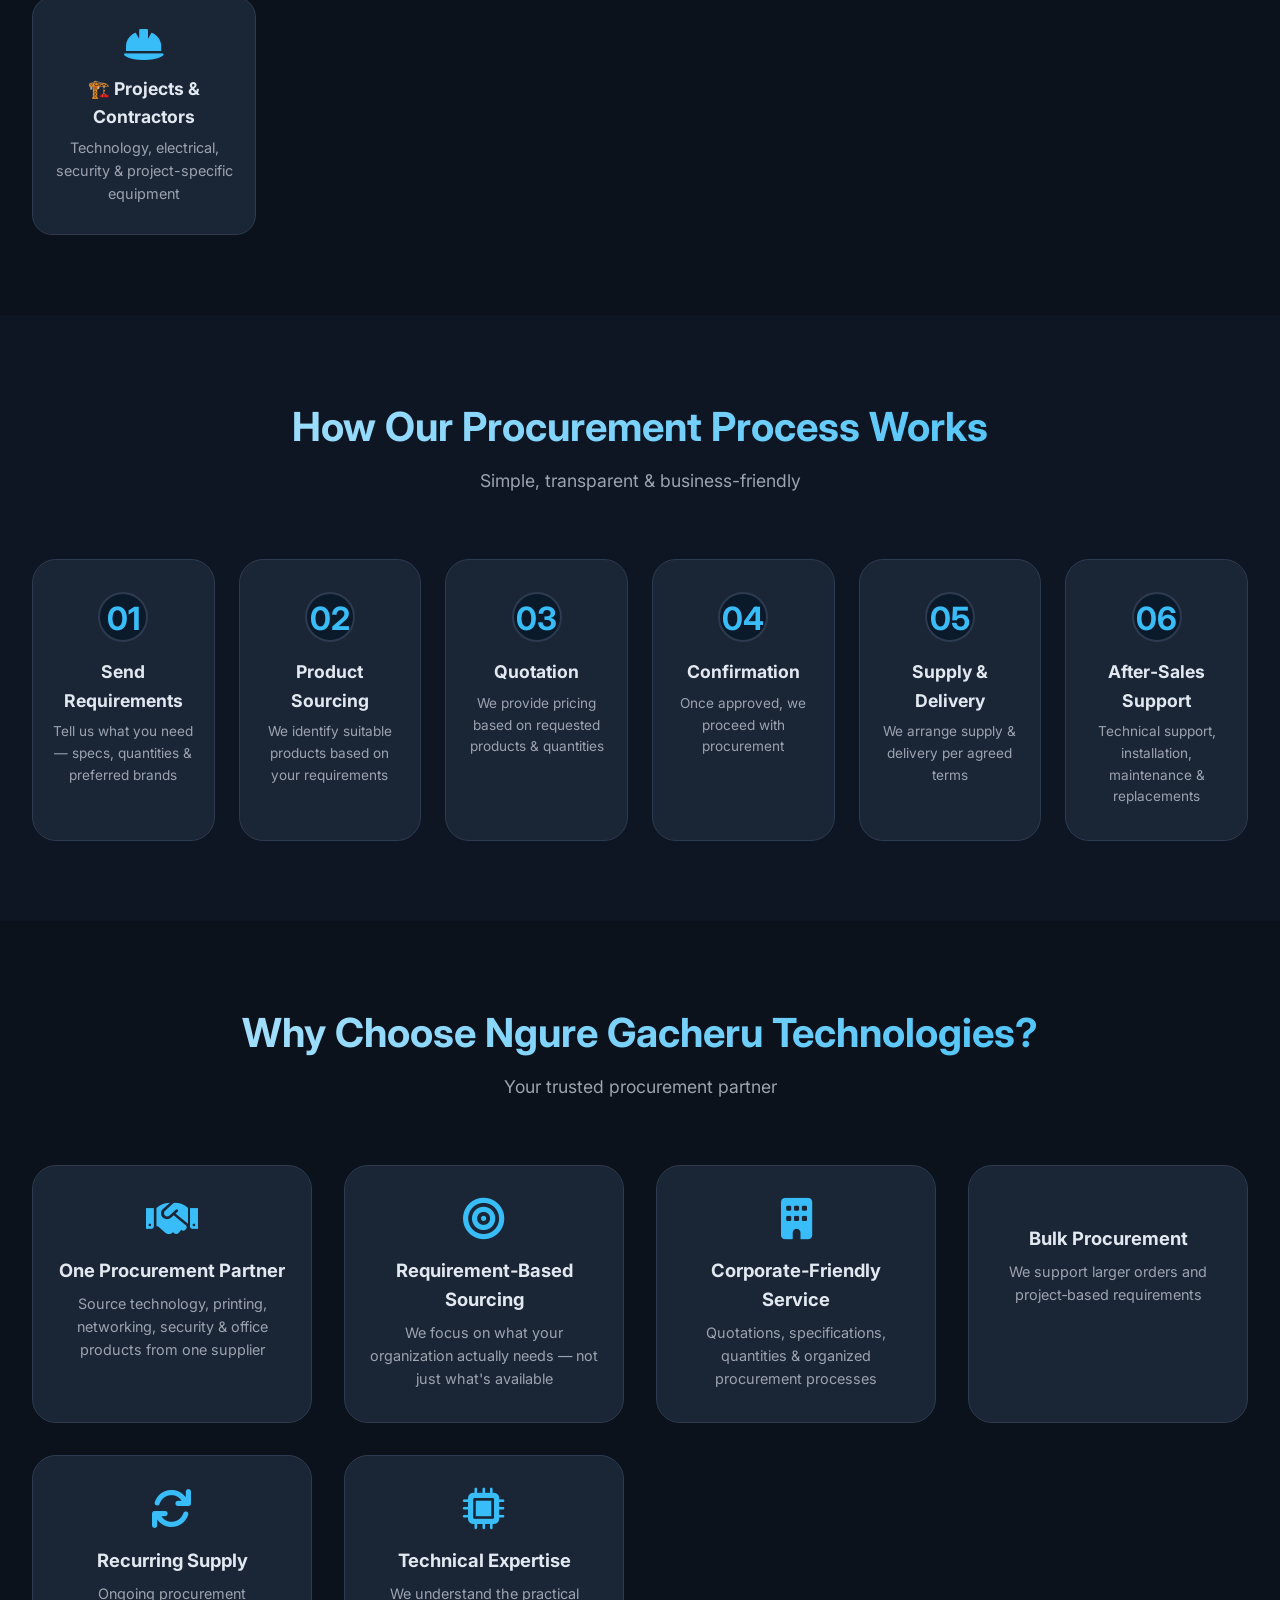
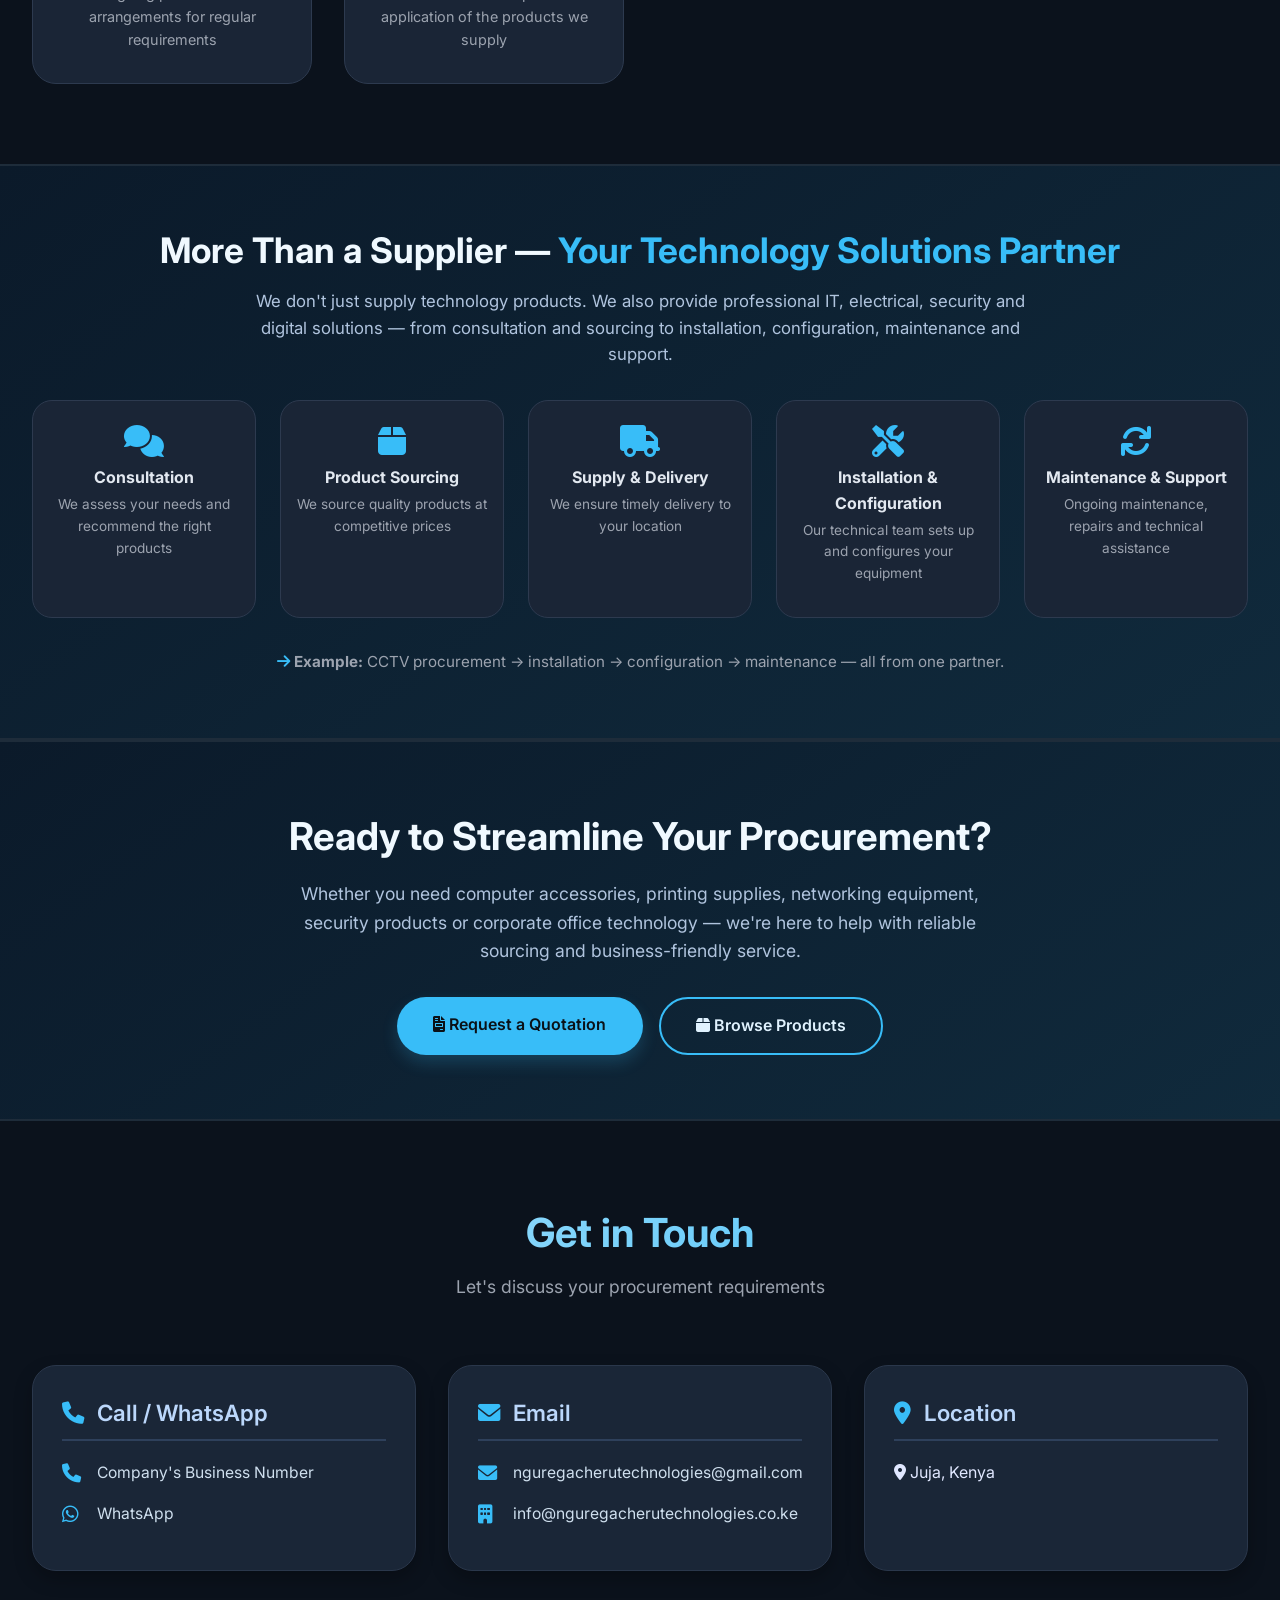
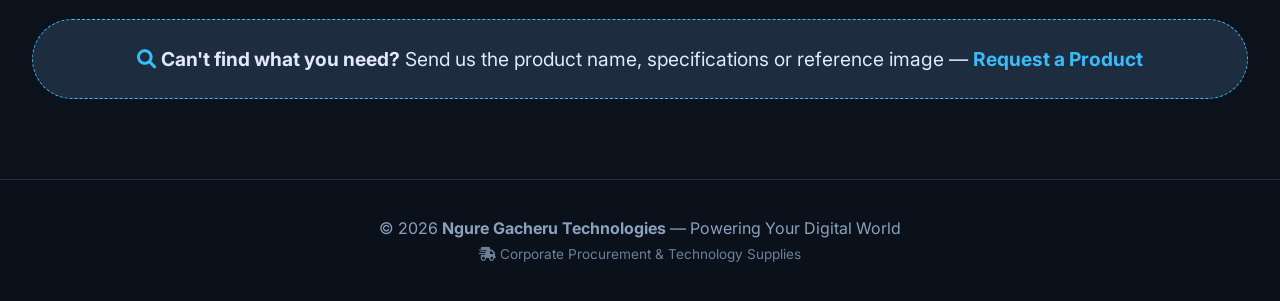
<file: procurement.html>
<!DOCTYPE html>
<html lang="en">
<head>
    <meta charset="UTF-8" />
    <meta name="viewport" content="width=device-width, initial-scale=1.0" />
    <title>Ngure Gacheru Technologies — Corporate Procurement &amp; Technology Supplies</title>
    <!-- Google Fonts & Font Awesome -->
    <link rel="preconnect" href="https://fonts.googleapis.com" />
    <link rel="preconnect" href="https://fonts.gstatic.com" crossorigin />
    <link href="https://fonts.googleapis.com/css2?family=Inter:opsz,wght@14..32,400;14..32,500;14..32,600;14..32,700;14..32,800&display=swap" rel="stylesheet" />
    <link rel="stylesheet" href="https://cdnjs.cloudflare.com/ajax/libs/font-awesome/6.0.0-beta3/css/all.min.css" />

    <style>
        /* ===== RESET & BASE ===== */
        * {
            margin: 0;
            padding: 0;
            box-sizing: border-box;
        }

        body {
            font-family: 'Inter', sans-serif;
            background-color: #0b1117;
            color: #e0e7ff;
            line-height: 1.6;
            scroll-behavior: smooth;
        }

        .container {
            max-width: 1280px;
            margin: 0 auto;
            padding: 0 2rem;
        }

        /* ===== HEADER ===== */
        .header {
            background: #0f172a;
            border-bottom: 2px solid #1e2c3a;
            box-shadow: 0 4px 20px rgba(0, 180, 255, 0.1);
            position: sticky;
            top: 0;
            z-index: 100;
            backdrop-filter: blur(6px);
            background-color: rgba(15, 23, 42, 0.95);
        }

        .header-container {
            display: flex;
            justify-content: space-between;
            align-items: center;
            padding: 1rem 2rem;
        }

        .company-name {
            font-size: 1.8rem;
            font-weight: 700;
            background: linear-gradient(135deg, #a5f3fc, #38bdf8);
            -webkit-background-clip: text;
            -webkit-text-fill-color: transparent;
            background-clip: text;
            letter-spacing: -0.5px;
        }

        .motto {
            font-size: 1rem;
            color: #9ab3d8;
            font-style: italic;
            border-left: 3px solid #38bdf8;
            padding-left: 0.75rem;
            margin-top: 0.25rem;
        }

        .header-accent {
            display: flex;
            gap: 8px;
        }
        .dot {
            width: 10px;
            height: 10px;
            background-color: #38bdf8;
            border-radius: 50%;
            opacity: 0.7;
            animation: pulse 2s infinite;
        }
        .dot:nth-child(2) {
            animation-delay: 0.4s;
        }
        .dot:nth-child(3) {
            animation-delay: 0.8s;
        }

        @keyframes pulse {
            0%,
            100% {
                transform: scale(1);
                opacity: 0.7;
            }
            50% {
                transform: scale(1.3);
                opacity: 1;
            }
        }

        /* ===== HERO ===== */
        .hero {
            background: linear-gradient(145deg, #0b1a2a 0%, #102a3c 100%);
            padding: 4rem 0;
            overflow: hidden;
            position: relative;
        }
        .hero::before {
            content: '';
            position: absolute;
            width: 300px;
            height: 300px;
            background: radial-gradient(circle, #2563eb20 0%, transparent 70%);
            top: -100px;
            right: -100px;
            border-radius: 50%;
        }

        .hero-container {
            display: grid;
            grid-template-columns: 1fr 1fr;
            gap: 3rem;
            align-items: center;
        }

        .hero-text .vision-title {
            font-size: 1.2rem;
            text-transform: uppercase;
            letter-spacing: 3px;
            color: #38bdf8;
            margin-bottom: 0.5rem;
        }
        .vision-statement {
            font-size: 1.7rem;
            font-weight: 700;
            line-height: 1.3;
            margin: 1.5rem 0;
            color: #f0f9ff;
        }
        .hero-text .sub-text {
            color: #b0c4de;
            font-size: 1.05rem;
            margin-bottom: 1.8rem;
        }
        .hero-cta {
            display: flex;
            gap: 1rem;
            flex-wrap: wrap;
        }
        .btn {
            display: inline-block;
            padding: 0.9rem 2.2rem;
            border-radius: 40px;
            font-weight: 600;
            text-decoration: none;
            transition: all 0.3s ease;
            border: 1px solid transparent;
            cursor: pointer;
            font-family: 'Inter', sans-serif;
            font-size: 1rem;
        }
        .btn-primary {
            background: #38bdf8;
            color: #0b1117;
            box-shadow: 0 8px 16px #38bdf830;
        }
        .btn-primary:hover {
            background: #7dd3fc;
            transform: translateY(-4px);
            box-shadow: 0 16px 24px #38bdf860;
        }
        .btn-outline {
            border: 2px solid #38bdf8;
            color: #e0f2fe;
        }
        .btn-outline:hover {
            background: #38bdf8;
            color: #0b1117;
            transform: translateY(-4px);
        }

        .hero-graphic {
            display: flex;
            gap: 2rem;
            justify-content: center;
            font-size: 5rem;
            color: #38bdf860;
        }
        .hero-graphic i {
            animation: float 4s ease-in-out infinite;
            filter: drop-shadow(0 0 15px #38bdf8);
        }
        .hero-graphic i:nth-child(2) {
            animation-delay: 0.6s;
        }
        .hero-graphic i:nth-child(3) {
            animation-delay: 1.2s;
        }

        @keyframes float {
            0%,
            100% {
                transform: translateY(0);
            }
            50% {
                transform: translateY(-20px);
            }
        }

        /* ===== SECTION TITLES ===== */
        .section-title {
            font-size: 2.5rem;
            font-weight: 700;
            text-align: center;
            margin-bottom: 0.5rem;
            background: linear-gradient(135deg, #bae6fd, #38bdf8);
            -webkit-background-clip: text;
            -webkit-text-fill-color: transparent;
            background-clip: text;
        }
        .section-subtitle {
            text-align: center;
            color: #9ca3af;
            margin-bottom: 4rem;
            font-size: 1.1rem;
        }

        /* ===== SERVICES / PRODUCT CATEGORIES ===== */
        .services {
            padding: 5rem 0;
            background: #0e1623;
        }

        .services-grid {
            display: grid;
            grid-template-columns: repeat(auto-fit, minmax(280px, 1fr));
            gap: 2rem;
        }

        .service-card {
            background: #1a2536;
            padding: 2rem 1.5rem;
            border-radius: 28px;
            border: 1px solid #2d3a4f;
            transition: all 0.3s cubic-bezier(0.25, 0.46, 0.45, 0.94);
            box-shadow: 0 4px 12px rgba(0, 0, 0, 0.5);
            position: relative;
            z-index: 1;
            overflow: hidden;
        }
        .service-card::before {
            content: '';
            position: absolute;
            top: 0;
            left: 0;
            width: 100%;
            height: 100%;
            background: radial-gradient(circle at top right, #2563eb20, transparent 70%);
            z-index: -1;
        }
        .service-card:hover {
            transform: translateY(-10px) scale(1.02);
            border-color: #38bdf8;
            box-shadow: 0 25px 35px -10px #0f172a, 0 0 0 2px #38bdf840;
        }
        .service-card i {
            font-size: 2.8rem;
            color: #38bdf8;
            margin-bottom: 1.5rem;
        }
        .service-card h3 {
            font-size: 1.4rem;
            font-weight: 600;
            margin-bottom: 0.75rem;
            color: #e2e8f0;
        }
        .service-card p {
            color: #b0c4de;
            font-size: 0.95rem;
        }
        .service-card .service-tags {
            display: flex;
            flex-wrap: wrap;
            gap: 0.4rem;
            margin-top: 1rem;
        }
        .service-card .service-tags span {
            background: #2d3a4f;
            padding: 0.2rem 0.8rem;
            border-radius: 20px;
            font-size: 0.7rem;
            color: #b0c4de;
            border: 1px solid #3d4a5f;
            letter-spacing: 0.3px;
            text-transform: uppercase;
        }

        /* ===== WHO WE SERVE ===== */
        .who-we-serve {
            padding: 5rem 0;
            background: #0b121c;
        }

        .serve-grid {
            display: grid;
            grid-template-columns: repeat(auto-fit, minmax(200px, 1fr));
            gap: 1.5rem;
            margin-top: 2rem;
        }

        .serve-item {
            background: #1a2536;
            padding: 1.8rem 1.2rem;
            border-radius: 20px;
            text-align: center;
            border: 1px solid #2d3a4f;
            transition: 0.3s ease;
        }
        .serve-item:hover {
            border-color: #38bdf8;
            transform: translateY(-6px);
            box-shadow: 0 12px 28px #38bdf820;
        }
        .serve-item i {
            font-size: 2.2rem;
            color: #38bdf8;
            margin-bottom: 0.8rem;
        }
        .serve-item h4 {
            font-size: 1.1rem;
            color: #e2e8f0;
            margin-bottom: 0.3rem;
        }
        .serve-item p {
            font-size: 0.9rem;
            color: #9ca3af;
        }

        /* ===== PROCESS ===== */
        .process {
            padding: 5rem 0;
            background: #0e1623;
        }

        .process-grid {
            display: grid;
            grid-template-columns: repeat(auto-fit, minmax(170px, 1fr));
            gap: 1.5rem;
            margin-top: 2rem;
        }

        .process-step {
            background: #1a2536;
            padding: 2rem 1.2rem;
            border-radius: 24px;
            text-align: center;
            border: 1px solid #2d3a4f;
            transition: 0.3s ease;
            position: relative;
        }
        .process-step:hover {
            border-color: #38bdf8;
            transform: scale(1.03);
        }
        .process-step .step-num {
            display: inline-block;
            font-size: 2rem;
            font-weight: 700;
            color: #38bdf8;
            background: #0b1a2a;
            width: 50px;
            height: 50px;
            line-height: 50px;
            border-radius: 50%;
            margin-bottom: 1rem;
            border: 2px solid #2d3a4f;
        }
        .process-step h4 {
            color: #e2e8f0;
            font-size: 1.1rem;
            margin-bottom: 0.4rem;
        }
        .process-step p {
            color: #9ca3af;
            font-size: 0.85rem;
        }

        /* ===== WHY CHOOSE US ===== */
        .why-choose {
            padding: 5rem 0;
            background: #0b121c;
        }

        .choose-grid {
            display: grid;
            grid-template-columns: repeat(auto-fit, minmax(220px, 1fr));
            gap: 2rem;
            margin-top: 2rem;
        }

        .choose-item {
            background: #1a2536;
            padding: 2rem 1.5rem;
            border-radius: 24px;
            text-align: center;
            border: 1px solid #2d3a4f;
            transition: 0.3s ease;
        }
        .choose-item:hover {
            border-color: #38bdf8;
            transform: translateY(-4px);
        }
        .choose-item i {
            font-size: 2.6rem;
            color: #38bdf8;
            margin-bottom: 1rem;
        }
        .choose-item h4 {
            font-size: 1.15rem;
            color: #e2e8f0;
            margin-bottom: 0.4rem;
        }
        .choose-item p {
            font-size: 0.9rem;
            color: #9ca3af;
        }

        /* ===== COMPETITIVE ADVANTAGE BANNER ===== */
        .advantage-banner {
            padding: 3.5rem 0;
            background: linear-gradient(145deg, #0b1a2a, #102a3c);
            text-align: center;
            border-top: 2px solid #1e2c3a;
            border-bottom: 2px solid #1e2c3a;
        }
        .advantage-banner h2 {
            font-size: 2.2rem;
            font-weight: 700;
            color: #f0f9ff;
            margin-bottom: 0.6rem;
        }
        .advantage-banner .highlight {
            color: #38bdf8;
        }
        .advantage-banner p {
            font-size: 1.05rem;
            color: #b0c4de;
            max-width: 800px;
            margin: 0 auto 0.5rem;
        }
        .advantage-banner .pillar-grid {
            display: grid;
            grid-template-columns: repeat(auto-fit, minmax(180px, 1fr));
            gap: 1.5rem;
            margin-top: 2rem;
        }
        .advantage-banner .pillar-item {
            background: #1a2536;
            padding: 1.5rem 1rem;
            border-radius: 20px;
            border: 1px solid #2d3a4f;
            transition: 0.3s ease;
        }
        .advantage-banner .pillar-item:hover {
            border-color: #38bdf8;
        }
        .advantage-banner .pillar-item i {
            font-size: 2rem;
            color: #38bdf8;
            margin-bottom: 0.5rem;
        }
        .advantage-banner .pillar-item h4 {
            color: #e2e8f0;
            font-size: 1rem;
        }
        .advantage-banner .pillar-item p {
            font-size: 0.85rem;
            color: #9ca3af;
            margin-top: 0.2rem;
        }

        /* ===== CTA BANNER ===== */
        .cta-banner {
            padding: 4rem 0;
            background: linear-gradient(145deg, #0b1a2a, #102a3c);
            text-align: center;
            border-top: 2px solid #1e2c3a;
            border-bottom: 2px solid #1e2c3a;
        }
        .cta-banner h2 {
            font-size: 2.4rem;
            font-weight: 700;
            color: #f0f9ff;
            margin-bottom: 0.8rem;
        }
        .cta-banner p {
            font-size: 1.1rem;
            color: #b0c4de;
            max-width: 700px;
            margin: 0 auto 2rem;
        }
        .cta-banner .btn-group {
            display: flex;
            gap: 1rem;
            justify-content: center;
            flex-wrap: wrap;
        }

        /* ===== CONTACT ===== */
        .contact {
            padding: 5rem 0;
            background: #0b121c;
        }

        .contact-grid {
            display: grid;
            grid-template-columns: repeat(auto-fit, minmax(260px, 1fr));
            gap: 2rem;
            margin-top: 2rem;
        }

        .contact-group {
            background: #1a2637;
            border-radius: 24px;
            padding: 1.8rem 1.8rem;
            border: 1px solid #2a374b;
            transition: 0.2s;
            box-shadow: 0 8px 18px #00000040;
        }
        .contact-group:hover {
            border-color: #38bdf8;
            box-shadow: 0 12px 28px #38bdf820;
        }
        .contact-group h3 {
            font-size: 1.4rem;
            font-weight: 600;
            margin-bottom: 1.2rem;
            color: #bbd7fb;
            border-bottom: 2px solid #2e405b;
            padding-bottom: 0.5rem;
        }
        .contact-group h3 i {
            color: #38bdf8;
            margin-right: 0.5rem;
        }
        .contact-group ul {
            list-style: none;
        }
        .contact-group li {
            margin-bottom: 0.8rem;
        }
        .contact-group a {
            color: #cfdfee;
            text-decoration: none;
            display: inline-flex;
            align-items: center;
            gap: 0.7rem;
            transition: all 0.2s;
            font-size: 0.98rem;
        }
        .contact-group a i {
            width: 1.5rem;
            color: #38bdf8;
            font-size: 1.2rem;
        }
        .contact-group a:hover {
            color: #38bdf8;
            transform: translateX(6px);
        }

        .contact-footer-note {
            margin-top: 3rem;
            background: #1e2c40;
            padding: 1.5rem;
            border-radius: 60px;
            text-align: center;
            border: 1px dashed #38bdf8;
        }
        .contact-footer-note p {
            font-size: 1.2rem;
        }
        .contact-footer-note a {
            color: #38bdf8;
            font-weight: 700;
            text-decoration: none;
        }
        .contact-footer-note a:hover {
            text-decoration: underline;
        }

        /* ===== FOOTER ===== */
        .footer {
            background: #0a111a;
            padding: 2rem 0;
            border-top: 1px solid #1e2c3c;
            text-align: center;
            color: #8ba0bc;
        }
        .footer p {
            margin: 0.2rem 0;
        }
        .footer .footer-tag {
            font-size: 0.85rem;
            color: #6b7f99;
        }

        /* ===== ANIMATION ON VIEW ===== */
        .animate-on-view {
            opacity: 0;
            transform: translateY(35px);
            transition: opacity 0.7s ease, transform 0.7s ease;
        }
        .animate-on-view.visible {
            opacity: 1;
            transform: translateY(0);
        }

        /* ===== RESPONSIVE ===== */
        @media (max-width: 768px) {
            .hero-container {
                grid-template-columns: 1fr;
                text-align: center;
            }
            .hero-cta {
                justify-content: center;
            }
            .hero-graphic {
                font-size: 4rem;
                order: -1;
            }
            .company-name {
                font-size: 1.4rem;
            }
            .header-container {
                flex-direction: column;
                text-align: center;
                gap: 0.5rem;
            }
            .motto {
                border-left: none;
                border-top: 2px solid #38bdf8;
                padding-top: 0.3rem;
            }
            .contact-grid {
                grid-template-columns: 1fr;
            }
            .section-title {
                font-size: 2rem;
            }
            .cta-banner h2 {
                font-size: 1.8rem;
            }
            .advantage-banner h2 {
                font-size: 1.6rem;
            }
            .process-grid {
                grid-template-columns: 1fr 1fr;
            }
            .choose-grid {
                grid-template-columns: 1fr 1fr;
            }
            .advantage-banner .pillar-grid {
                grid-template-columns: 1fr 1fr;
            }
        }

        @media (max-width: 480px) {
            .process-grid {
                grid-template-columns: 1fr;
            }
            .choose-grid {
                grid-template-columns: 1fr;
            }
            .advantage-banner .pillar-grid {
                grid-template-columns: 1fr;
            }
            .container {
                padding: 0 1rem;
            }
            .hero {
                padding: 2.5rem 0;
            }
            .vision-statement {
                font-size: 1.3rem;
            }
            .service-card {
                padding: 1.5rem 1rem;
            }
            .serve-grid {
                grid-template-columns: 1fr 1fr;
            }
            .contact-footer-note {
                border-radius: 24px;
                padding: 1.2rem;
            }
            .contact-footer-note p {
                font-size: 1rem;
            }
        }
    </style>
</head>
<body>

    <!-- ===== HEADER ===== -->
    <header class="header" id="top">
        <div class="header-container container">
            <div>
                <div class="company-name">NGURE GACHERU TECHNOLOGIES</div>
                <div class="motto">Powering Your Digital World</div>
            </div>
            <div class="header-accent">
                <span class="dot"></span>
                <span class="dot"></span>
                <span class="dot"></span>
            </div>
        </div>
    </header>

    <!-- ===== HERO ===== -->
    <section class="hero">
        <div class="hero-container container">
            <div class="hero-text">
                <div class="vision-title"><i class="fas fa-truck-fast"></i> Corporate Procurement &amp; Technology Supplies</div>
                <h1 class="vision-statement">
                    Quality Products. Reliable Sourcing. <br /> Business-Focused Solutions.
                </h1>
                <p class="sub-text">
                    We supply technology accessories, computer peripherals, printing supplies, networking equipment,
                    security products, office technology and other business essentials to corporate organizations,
                    SMEs, institutions and project-based clients.
                </p>
                <div class="hero-cta">
                    <a href="#cta" class="btn btn-primary"><i class="fas fa-file-invoice"></i> Request a Quotation</a>
                    <a href="#services" class="btn btn-outline"><i class="fas fa-box"></i> View Products</a>
                </div>
            </div>
            <div class="hero-graphic">
                <i class="fas fa-boxes"></i>
                <i class="fas fa-truck"></i>
                <i class="fas fa-warehouse"></i>
            </div>
        </div>
    </section>

    <!-- ===== WHAT WE SUPPLY ===== -->
    <section class="services" id="services">
        <div class="container">
            <h2 class="section-title animate-on-view">What We Supply</h2>
            <p class="section-subtitle animate-on-view">Technology, office &amp; printing products for every business need</p>

            <div class="services-grid">

                <!-- 1. Computer & IT Accessories -->
                <div class="service-card animate-on-view">
                    <i class="fas fa-keyboard"></i>
                    <h3>💻 Computer &amp; IT Accessories</h3>
                    <p>Keyboards, mice, USB drives, external HDDs, SSDs, cables, chargers, stands, bags, webcams, headsets, adapters &amp; more.</p>
                    <div class="service-tags">
                        <span>Keyboards</span><span>Storage</span><span>Cables</span><span>Headsets</span>
                    </div>
                </div>

                <!-- 2. Printing Accessories & Supplies -->
                <div class="service-card animate-on-view">
                    <i class="fas fa-print"></i>
                    <h3>🖨️ Printing Accessories &amp; Supplies</h3>
                    <p>Ink cartridges, toners, drums, maintenance kits, rollers, print heads, papers, label supplies &amp; thermal media.</p>
                    <div class="service-tags">
                        <span>Toners</span><span>Ink</span><span>Paper</span><span>Drums</span>
                    </div>
                </div>

                <!-- 3. Computer & Office Technology -->
                <div class="service-card animate-on-view">
                    <i class="fas fa-desktop"></i>
                    <h3>🖥️ Computer &amp; Office Technology</h3>
                    <p>Desktops, laptops, monitors, all-in-ones, UPS systems, projectors, conference equipment &amp; office tech.</p>
                    <div class="service-tags">
                        <span>Desktops</span><span>Laptops</span><span>Monitors</span><span>UPS</span>
                    </div>
                </div>

                <!-- 4. Networking & Connectivity -->
                <div class="service-card animate-on-view">
                    <i class="fas fa-network-wired"></i>
                    <h3>🌐 Networking &amp; Connectivity</h3>
                    <p>Ethernet cables, switches, routers, Wi-Fi APs, patch panels, connectors, network testers &amp; fiber accessories.</p>
                    <div class="service-tags">
                        <span>Cables</span><span>Switches</span><span>Routers</span><span>Patch</span>
                    </div>
                </div>

                <!-- 5. Power & Electrical Accessories -->
                <div class="service-card animate-on-view">
                    <i class="fas fa-plug"></i>
                    <h3>🔌 Power &amp; Electrical Accessories</h3>
                    <p>Extension cables, power strips, surge protectors, UPS, adapters, chargers &amp; cable management.</p>
                    <div class="service-tags">
                        <span>Surge</span><span>UPS</span><span>Chargers</span><span>Extensions</span>
                    </div>
                </div>

                <!-- 6. Mobile & Consumer Tech Accessories -->
                <div class="service-card animate-on-view">
                    <i class="fas fa-mobile-screen-button"></i>
                    <h3>📱 Mobile &amp; Consumer Tech</h3>
                    <p>Smartphone chargers, cables, power banks, wireless chargers, earphones, speakers, cases &amp; screen protectors.</p>
                    <div class="service-tags">
                        <span>Chargers</span><span>Power Banks</span><span>Earphones</span><span>Cases</span>
                    </div>
                </div>

                <!-- 7. CCTV & Security Technology -->
                <div class="service-card animate-on-view">
                    <i class="fas fa-video"></i>
                    <h3>📹 CCTV &amp; Security Technology</h3>
                    <p>Cameras, DVRs, NVRs, surveillance hard drives, cables, power supplies, connectors &amp; PoE switches.</p>
                    <div class="service-tags">
                        <span>Cameras</span><span>DVR</span><span>NVR</span><span>PoE</span>
                    </div>
                </div>

                <!-- 8. Access Control & Security Accessories -->
                <div class="service-card animate-on-view">
                    <i class="fas fa-lock"></i>
                    <h3>🔐 Access Control &amp; Security</h3>
                    <p>Fingerprint readers, RFID readers, access cards, electric locks, door sensors, biometric devices &amp; controllers.</p>
                    <div class="service-tags">
                        <span>Fingerprint</span><span>RFID</span><span>Locks</span><span>Biometric</span>
                    </div>
                </div>

                <!-- 9. Office & Document Management -->
                <div class="service-card animate-on-view">
                    <i class="fas fa-folder-open"></i>
                    <h3>📁 Office &amp; Document Management</h3>
                    <p>Printing paper, envelopes, filing supplies, binding, laminating, staplers, folders &amp; stationery.</p>
                    <div class="service-tags">
                        <span>Paper</span><span>Binding</span><span>Folders</span><span>Stationery</span>
                    </div>
                </div>

                <!-- 10. Corporate Office Equipment -->
                <div class="service-card animate-on-view">
                    <i class="fas fa-building"></i>
                    <h3>🏢 Corporate Office Equipment</h3>
                    <p>Projectors, screens, conference displays, speakers, PA systems, whiteboards, shredders, laminators &amp; scanners.</p>
                    <div class="service-tags">
                        <span>Projectors</span><span>Displays</span><span>Shredders</span><span>Scanners</span>
                    </div>
                </div>

                <!-- 11. Solar & Backup Power -->
                <div class="service-card animate-on-view">
                    <i class="fas fa-solar-panel"></i>
                    <h3>☀️ Solar &amp; Backup Power</h3>
                    <p>Solar panels, batteries, inverters, charge controllers, backup batteries, UPS &amp; mounting accessories.</p>
                    <div class="service-tags">
                        <span>Panels</span><span>Batteries</span><span>Inverters</span><span>UPS</span>
                    </div>
                </div>

                <!-- 12. Corporate & Promotional Items -->
                <div class="service-card animate-on-view">
                    <i class="fas fa-gift"></i>
                    <h3>🎁 Corporate &amp; Promotional Items</h3>
                    <p>Branded USB drives, power banks, notebooks, pens, bags, phone accessories &amp; corporate gifts.</p>
                    <div class="service-tags">
                        <span>Branded USB</span><span>Power Banks</span><span>Gifts</span><span>Notebooks</span>
                    </div>
                </div>

                <!-- 13. Bulk & Corporate Procurement -->
                <div class="service-card animate-on-view">
                    <i class="fas fa-people-arrows"></i>
                    <h3>📦 Bulk &amp; Corporate Procurement</h3>
                    <p>Large-volume sourcing for offices, SMEs, NGOs, schools, hotels, hospitals, projects &amp; new office setups.</p>
                    <div class="service-tags">
                        <span>Bulk</span><span>Corporate</span><span>Projects</span><span>Office Setup</span>
                    </div>
                </div>

                <!-- 14. Recurring Procurement & Supply -->
                <div class="service-card animate-on-view">
                    <i class="fas fa-arrows-rotate"></i>
                    <h3>🔄 Recurring Procurement &amp; Supply</h3>
                    <p>Monthly/quarterly supply agreements for toner, paper, IT accessories, stationery &amp; office essentials.</p>
                    <div class="service-tags">
                        <span>Monthly</span><span>Quarterly</span><span>Supply Agreements</span>
                    </div>
                </div>

                <!-- 15. Sourcing & Special Orders -->
                <div class="service-card animate-on-view">
                    <i class="fas fa-magnifying-glass"></i>
                    <h3>🔎 Sourcing &amp; Special Orders</h3>
                    <p>Can't find what you need? Send us product name, specs or reference image — we'll source it for you.</p>
                    <div class="service-tags">
                        <span>Custom Sourcing</span><span>Special Orders</span><span>Request a Product</span>
                    </div>
                </div>

            </div>
        </div>
    </section>

    <!-- ===== WHO WE SERVE ===== -->
    <section class="who-we-serve">
        <div class="container">
            <h2 class="section-title animate-on-view">Who We Serve</h2>
            <p class="section-subtitle animate-on-view">Tailored procurement solutions for every industry</p>

            <div class="serve-grid">
                <div class="serve-item animate-on-view">
                    <i class="fas fa-building-columns"></i>
                    <h4>🏢 Corporate Organizations</h4>
                    <p>Technology equipment, office supplies &amp; recurring procurement</p>
                </div>
                <div class="serve-item animate-on-view">
                    <i class="fas fa-store"></i>
                    <h4>🏪 SMEs &amp; Businesses</h4>
                    <p>Affordable accessories, printing supplies &amp; office equipment</p>
                </div>
                <div class="serve-item animate-on-view">
                    <i class="fas fa-school"></i>
                    <h4>🏫 Schools &amp; Institutions</h4>
                    <p>Computers, printing, networking &amp; technology accessories</p>
                </div>
                <div class="serve-item animate-on-view">
                    <i class="fas fa-hotel"></i>
                    <h4>🏨 Hotels &amp; Hospitality</h4>
                    <p>Office tech, networking, printing &amp; operational equipment</p>
                </div>
                <div class="serve-item animate-on-view">
                    <i class="fas fa-hand-holding-heart"></i>
                    <h4>🏥 Organizations &amp; Facilities</h4>
                    <p>Equipment, accessories &amp; ongoing procurement support</p>
                </div>
                <div class="serve-item animate-on-view">
                    <i class="fas fa-hard-hat"></i>
                    <h4>🏗️ Projects &amp; Contractors</h4>
                    <p>Technology, electrical, security &amp; project-specific equipment</p>
                </div>
            </div>
        </div>
    </section>

    <!-- ===== PROCUREMENT PROCESS ===== -->
    <section class="process">
        <div class="container">
            <h2 class="section-title animate-on-view">How Our Procurement Process Works</h2>
            <p class="section-subtitle animate-on-view">Simple, transparent &amp; business-friendly</p>

            <div class="process-grid">
                <div class="process-step animate-on-view">
                    <div class="step-num">01</div>
                    <h4>Send Requirements</h4>
                    <p>Tell us what you need — specs, quantities &amp; preferred brands</p>
                </div>
                <div class="process-step animate-on-view">
                    <div class="step-num">02</div>
                    <h4>Product Sourcing</h4>
                    <p>We identify suitable products based on your requirements</p>
                </div>
                <div class="process-step animate-on-view">
                    <div class="step-num">03</div>
                    <h4>Quotation</h4>
                    <p>We provide pricing based on requested products &amp; quantities</p>
                </div>
                <div class="process-step animate-on-view">
                    <div class="step-num">04</div>
                    <h4>Confirmation</h4>
                    <p>Once approved, we proceed with procurement</p>
                </div>
                <div class="process-step animate-on-view">
                    <div class="step-num">05</div>
                    <h4>Supply &amp; Delivery</h4>
                    <p>We arrange supply &amp; delivery per agreed terms</p>
                </div>
                <div class="process-step animate-on-view">
                    <div class="step-num">06</div>
                    <h4>After‑Sales Support</h4>
                    <p>Technical support, installation, maintenance &amp; replacements</p>
                </div>
            </div>
        </div>
    </section>

    <!-- ===== WHY CHOOSE US ===== -->
    <section class="why-choose">
        <div class="container">
            <h2 class="section-title animate-on-view">Why Choose Ngure Gacheru Technologies?</h2>
            <p class="section-subtitle animate-on-view">Your trusted procurement partner</p>

            <div class="choose-grid">
                <div class="choose-item animate-on-view">
                    <i class="fas fa-handshake"></i>
                    <h4>One Procurement Partner</h4>
                    <p>Source technology, printing, networking, security &amp; office products from one supplier</p>
                </div>
                <div class="choose-item animate-on-view">
                    <i class="fas fa-bullseye"></i>
                    <h4>Requirement‑Based Sourcing</h4>
                    <p>We focus on what your organization actually needs — not just what's available</p>
                </div>
                <div class="choose-item animate-on-view">
                    <i class="fas fa-building"></i>
                    <h4>Corporate‑Friendly Service</h4>
                    <p>Quotations, specifications, quantities &amp; organized procurement processes</p>
                </div>
                <div class="choose-item animate-on-view">
                    <i class="fas fa-people-group"></i>
                    <h4>Bulk Procurement</h4>
                    <p>We support larger orders and project‑based requirements</p>
                </div>
                <div class="choose-item animate-on-view">
                    <i class="fas fa-arrows-rotate"></i>
                    <h4>Recurring Supply</h4>
                    <p>Ongoing procurement arrangements for regular requirements</p>
                </div>
                <div class="choose-item animate-on-view">
                    <i class="fas fa-microchip"></i>
                    <h4>Technical Expertise</h4>
                    <p>We understand the practical application of the products we supply</p>
                </div>
            </div>
        </div>
    </section>

    <!-- ===== COMPETITIVE ADVANTAGE ===== -->
    <section class="advantage-banner">
        <div class="container">
            <h2 class="animate-on-view">
                More Than a Supplier — <span class="highlight">Your Technology Solutions Partner</span>
            </h2>
            <p class="animate-on-view">
                We don't just supply technology products. We also provide professional IT, electrical, security and digital solutions —
                from consultation and sourcing to installation, configuration, maintenance and support.
            </p>
            <div class="pillar-grid animate-on-view">
                <div class="pillar-item">
                    <i class="fas fa-comments"></i>
                    <h4>Consultation</h4>
                    <p>We assess your needs and recommend the right products</p>
                </div>
                <div class="pillar-item">
                    <i class="fas fa-box"></i>
                    <h4>Product Sourcing</h4>
                    <p>We source quality products at competitive prices</p>
                </div>
                <div class="pillar-item">
                    <i class="fas fa-truck"></i>
                    <h4>Supply &amp; Delivery</h4>
                    <p>We ensure timely delivery to your location</p>
                </div>
                <div class="pillar-item">
                    <i class="fas fa-tools"></i>
                    <h4>Installation &amp; Configuration</h4>
                    <p>Our technical team sets up and configures your equipment</p>
                </div>
                <div class="pillar-item">
                    <i class="fas fa-sync"></i>
                    <h4>Maintenance &amp; Support</h4>
                    <p>Ongoing maintenance, repairs and technical assistance</p>
                </div>
            </div>
            <p style="margin-top:2rem; font-size:0.95rem; color:#9ca3af;">
                <i class="fas fa-arrow-right" style="color:#38bdf8;"></i>
                <strong>Example:</strong> CCTV procurement → installation → configuration → maintenance — all from one partner.
            </p>
        </div>
    </section>

    <!-- ===== CTA BANNER ===== -->
    <section class="cta-banner" id="cta">
        <div class="container">
            <h2 class="animate-on-view">Ready to Streamline Your Procurement?</h2>
            <p class="animate-on-view">
                Whether you need computer accessories, printing supplies, networking equipment, security products or
                corporate office technology — we're here to help with reliable sourcing and business-friendly service.
            </p>
            <div class="btn-group animate-on-view">
                <a href="#contact" class="btn btn-primary"><i class="fas fa-file-invoice"></i> Request a Quotation</a>
                <a href="#services" class="btn btn-outline"><i class="fas fa-box"></i> Browse Products</a>
            </div>
        </div>
    </section>

    <!-- ===== CONTACT ===== -->
    <section class="contact" id="contact">
        <div class="container">
            <h2 class="section-title animate-on-view">Get in Touch</h2>
            <p class="section-subtitle animate-on-view">Let's discuss your procurement requirements</p>

            <div class="contact-grid">
                <div class="contact-group animate-on-view">
                    <h3><i class="fas fa-phone"></i> Call / WhatsApp</h3>
                    <ul>
                        <li><a href="tel:+254737253492"><i class="fas fa-phone"></i> Company's Business Number</a></li>
                        <li><a href="https://wa.me/254737253492" target="_blank"><i class="fab fa-whatsapp"></i> WhatsApp</a></li>
                    </ul>
                </div>

                <div class="contact-group animate-on-view">
                    <h3><i class="fas fa-envelope"></i> Email</h3>
                    <ul>
                        <li><a href="mailto:nguregacherutechnologies@gmail.com"><i class="fas fa-envelope"></i> nguregacherutechnologies@gmail.com</a></li>
                        <li><a href="mailto:info@nguregacherutechnologies.co.ke"><i class="fas fa-building"></i> info@nguregacherutechnologies.co.ke</a></li>
                    </ul>
                </div>

                <div class="contact-group animate-on-view">
                    <h3><i class="fas fa-map-marker-alt"></i> Location</h3>
                    <ul>
                        <li><i class="fas fa-location-dot"></i> Juja, Kenya</li>
                    </ul>
                </div>
            </div>

            <div class="contact-footer-note animate-on-view">
                <p>
                    <i class="fas fa-magnifying-glass" style="color:#38bdf8;"></i>
                    <strong>Can't find what you need?</strong>
                    Send us the product name, specifications or reference image —
                    <a href="mailto:nguregacherutechnologies@gmail.com">Request a Product</a>
                </p>
            </div>
        </div>
    </section>

    <!-- ===== FOOTER ===== -->
    <footer class="footer">
        <div class="container">
            <p>&copy; 2026 <strong>Ngure Gacheru Technologies</strong> — Powering Your Digital World</p>
            <p class="footer-tag">
                <i class="fas fa-truck-fast"></i> Corporate Procurement &amp; Technology Supplies
            </p>
        </div>
    </footer>

    <!-- ===== JAVASCRIPT ===== -->
    <script>
        (function() {
            'use strict';

            // ===== Intersection Observer for "animate-on-view" =====
            const animElements = document.querySelectorAll('.animate-on-view');

            if (animElements.length > 0) {
                const observer = new IntersectionObserver((entries) => {
                    entries.forEach(entry => {
                        if (entry.isIntersecting) {
                            entry.target.classList.add('visible');
                        }
                    });
                }, {
                    threshold: 0.15,
                    rootMargin: '0px 0px -40px 0px'
                });

                animElements.forEach(el => observer.observe(el));
            }

            // ===== Smooth scroll for anchor links =====
            document.querySelectorAll('a[href^="#"]').forEach(anchor => {
                anchor.addEventListener('click', function(e) {
                    const targetId = this.getAttribute('href');
                    if (targetId === '#') return;
                    const targetEl = document.querySelector(targetId);
                    if (targetEl) {
                        e.preventDefault();
                        const headerOffset = 80;
                        const elementPosition = targetEl.getBoundingClientRect().top;
                        const offsetPosition = elementPosition + window.pageYOffset - headerOffset;
                        window.scrollTo({
                            top: offsetPosition,
                            behavior: 'smooth'
                        });
                    }
                });
            });

            console.log('🚀 Ngure Gacheru Technologies — Corporate Procurement & Technology Supplies website loaded.');

        })();
    </script>

</body>
</html>
</file>
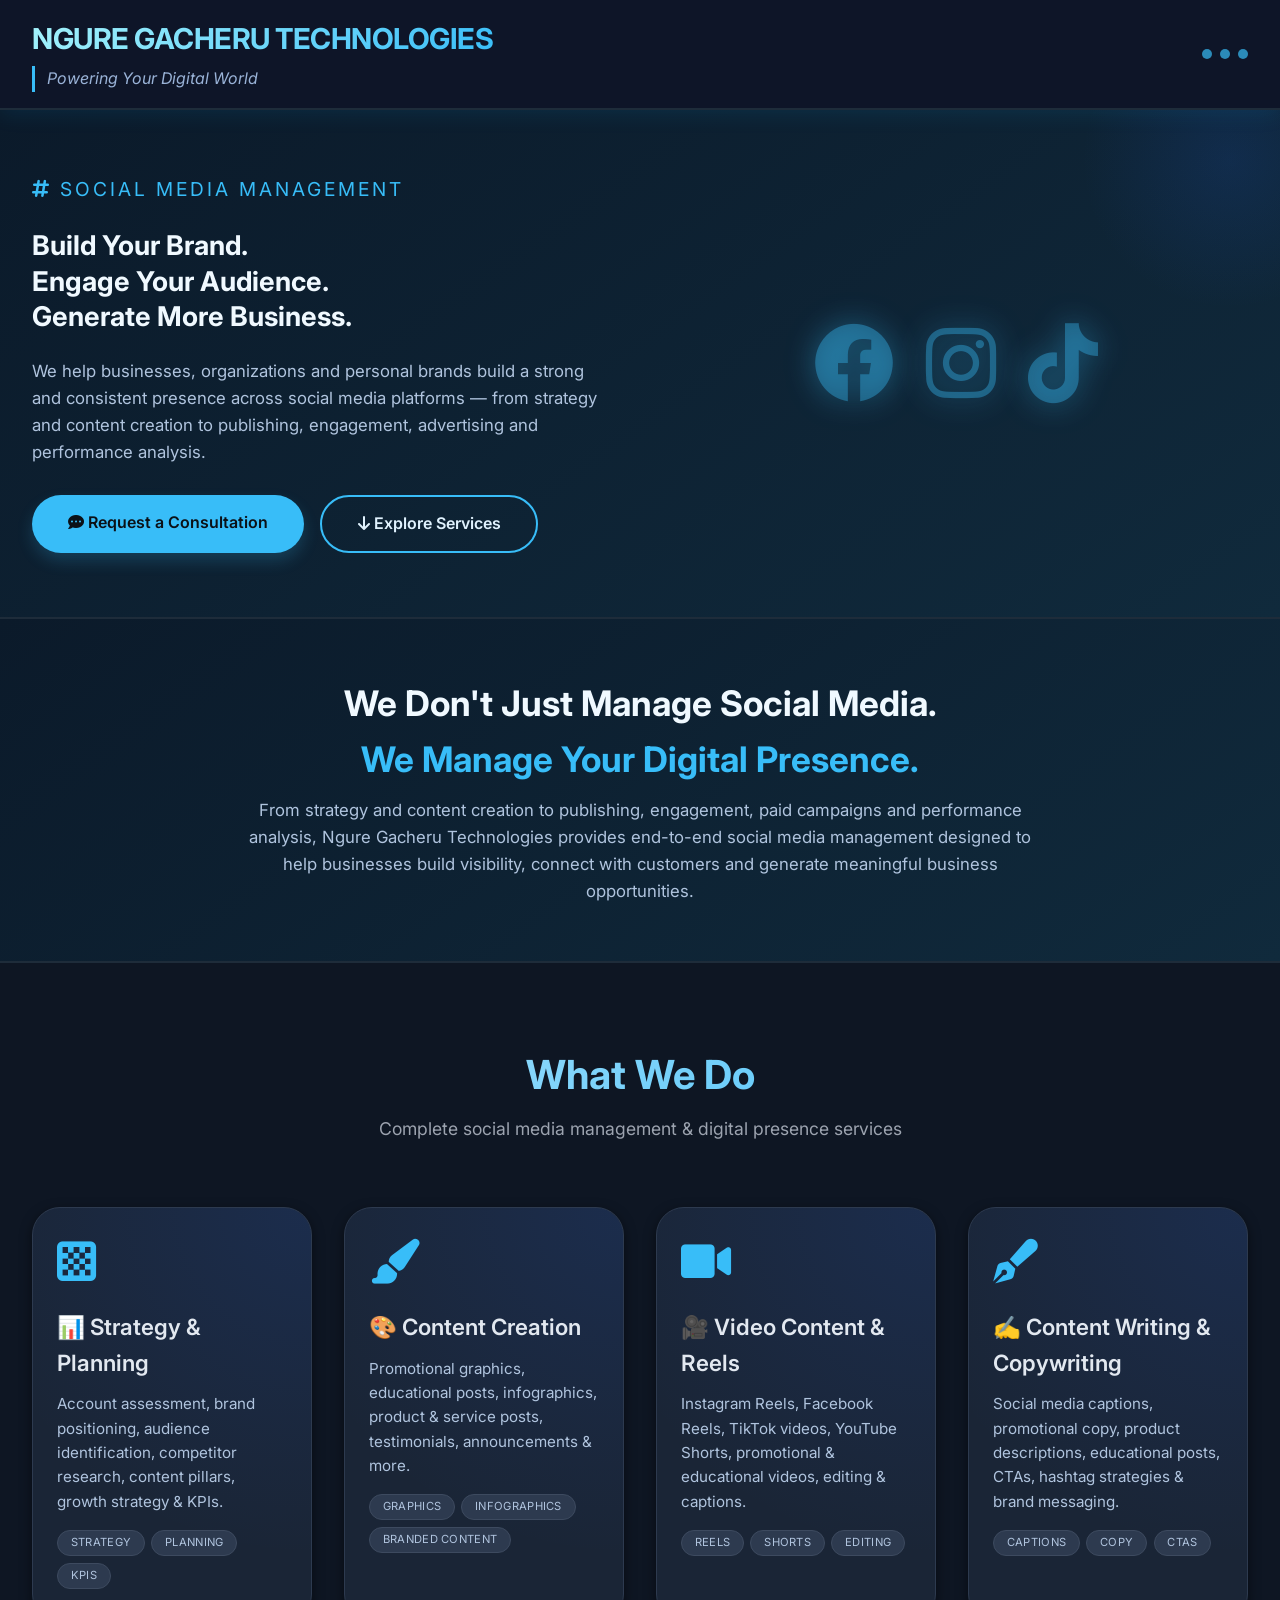
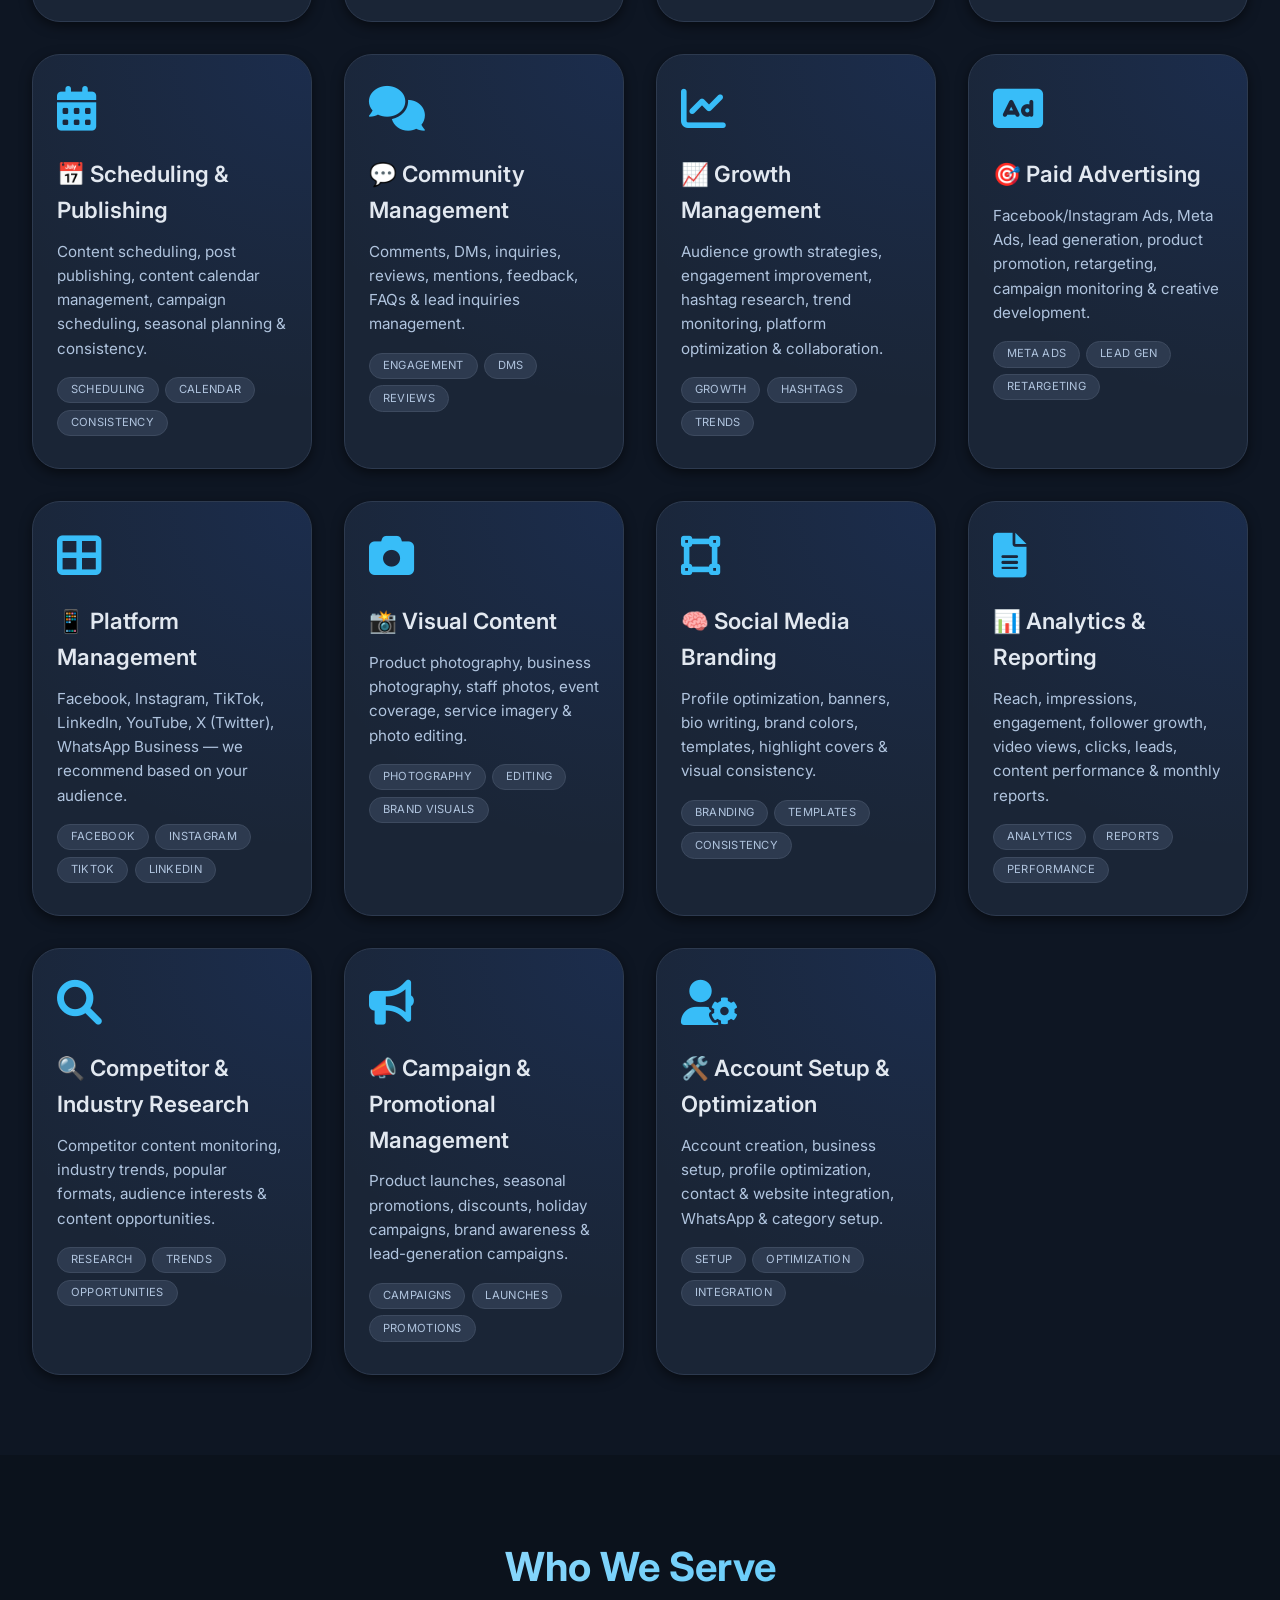
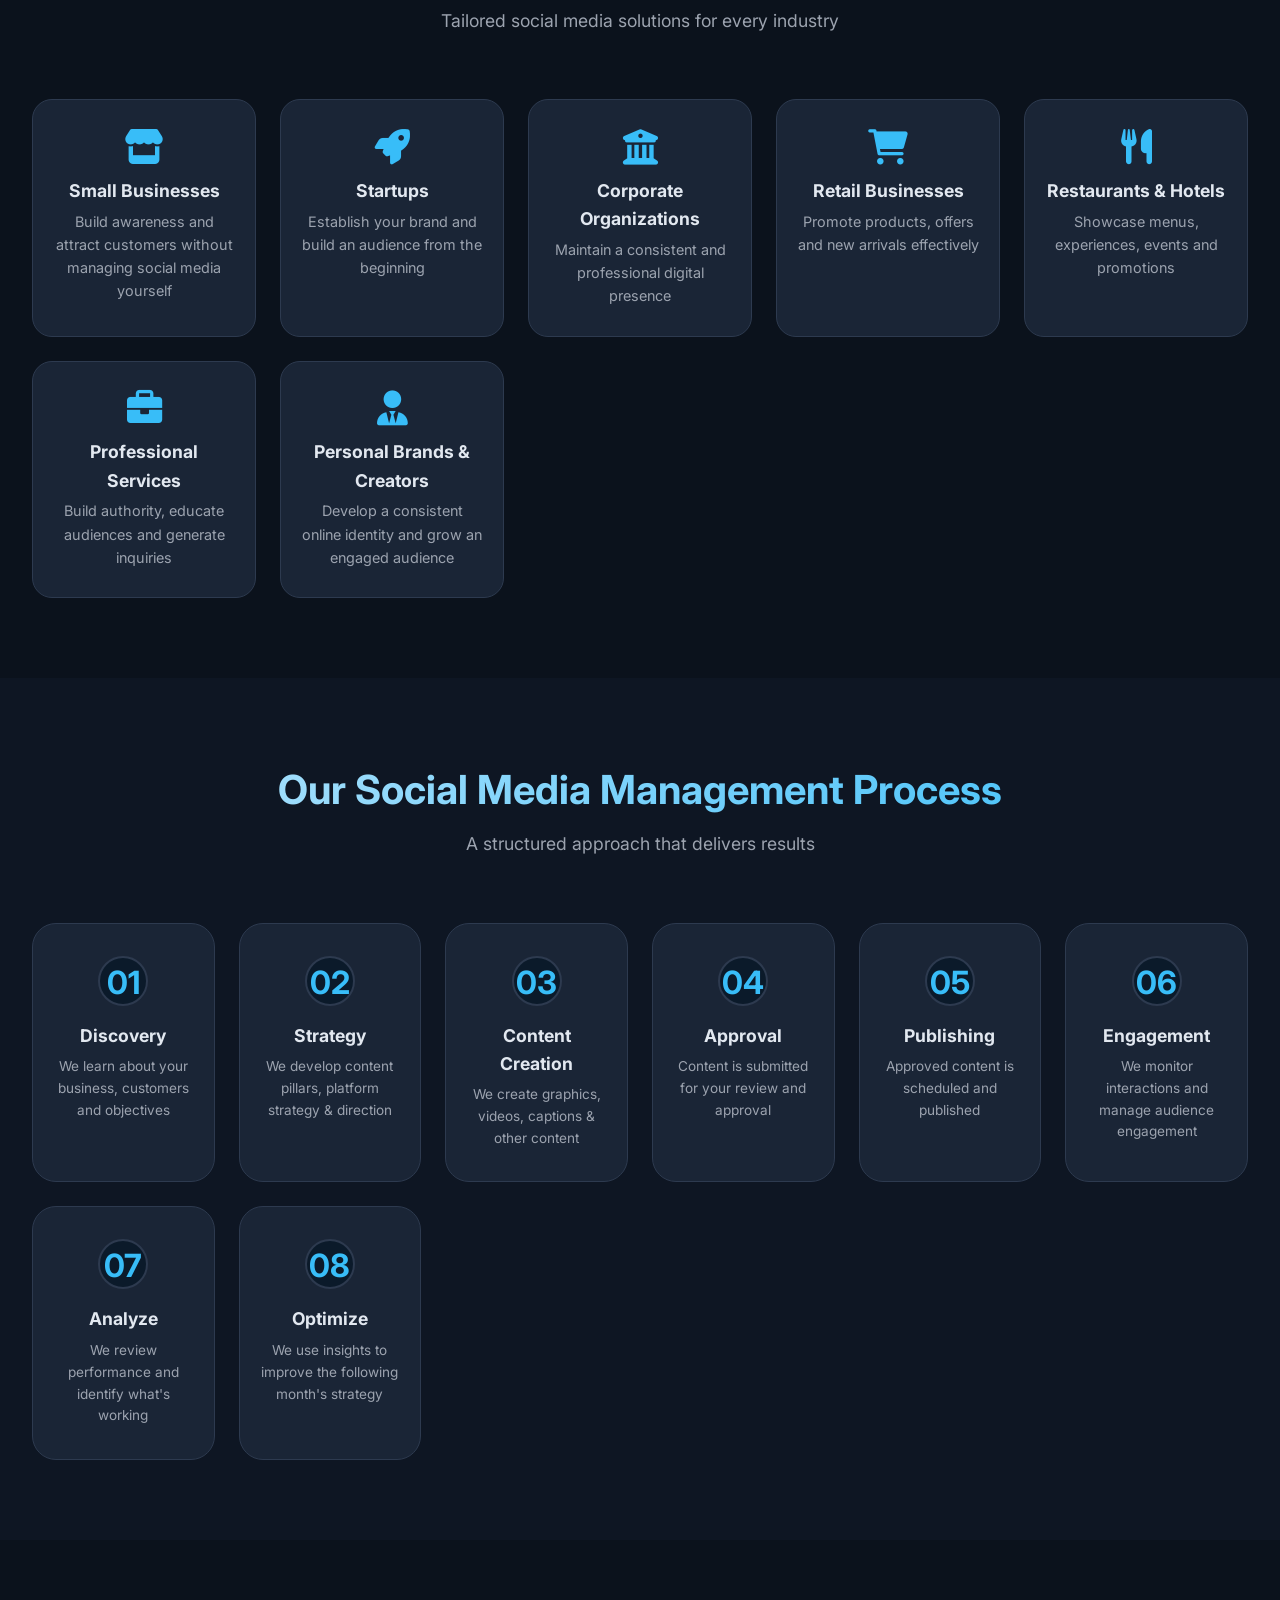
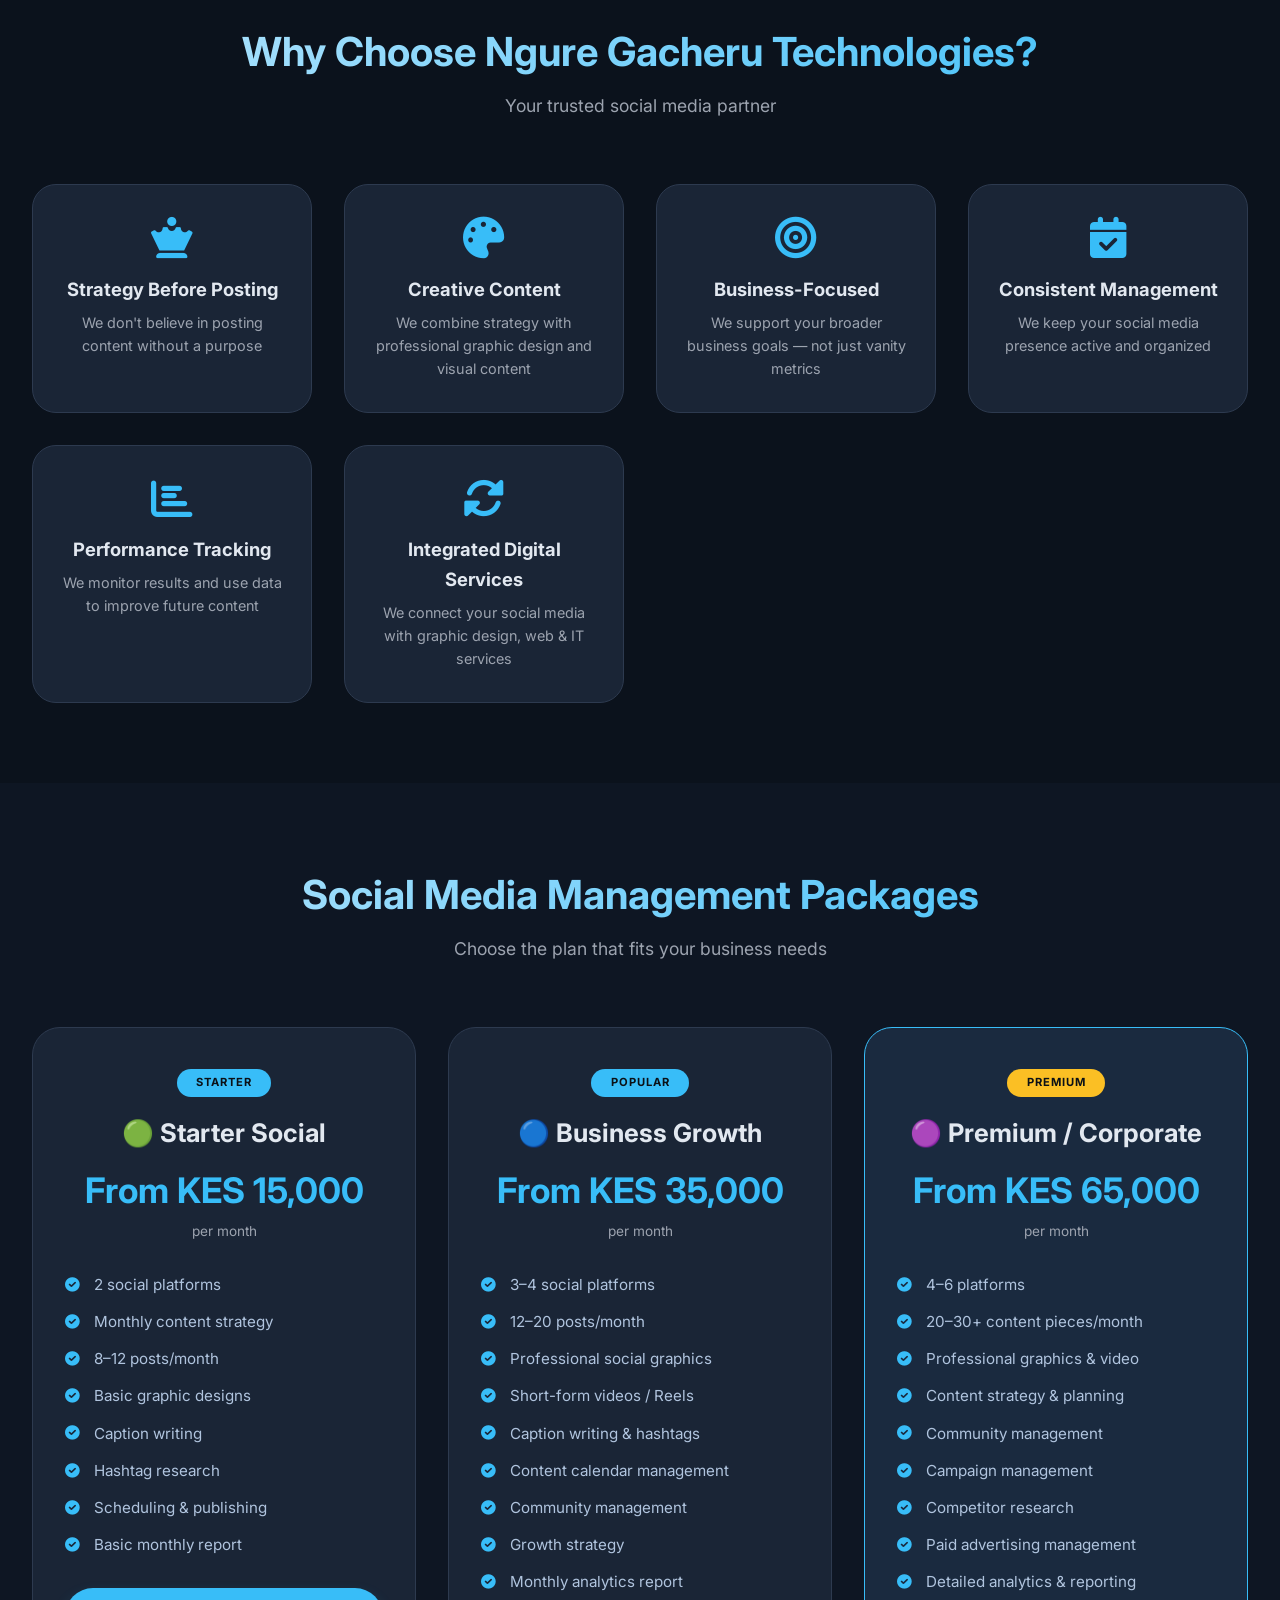
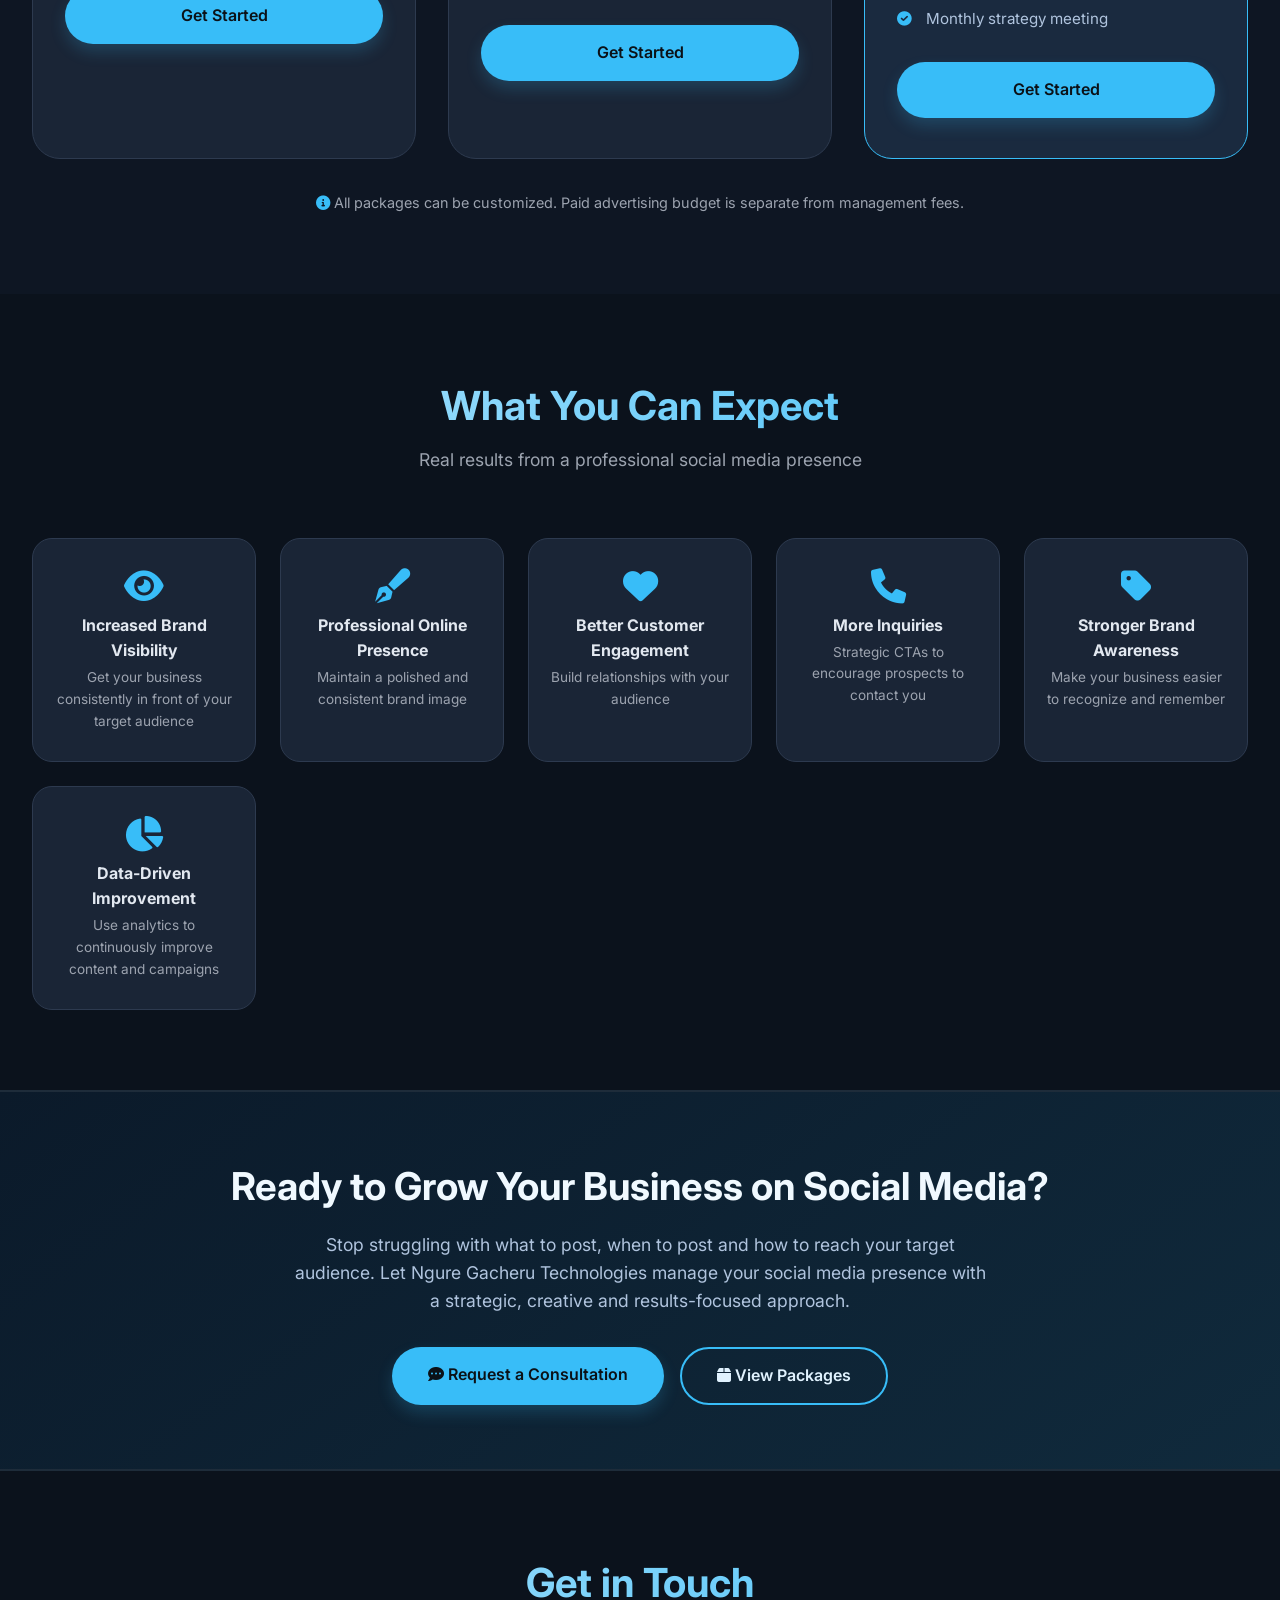
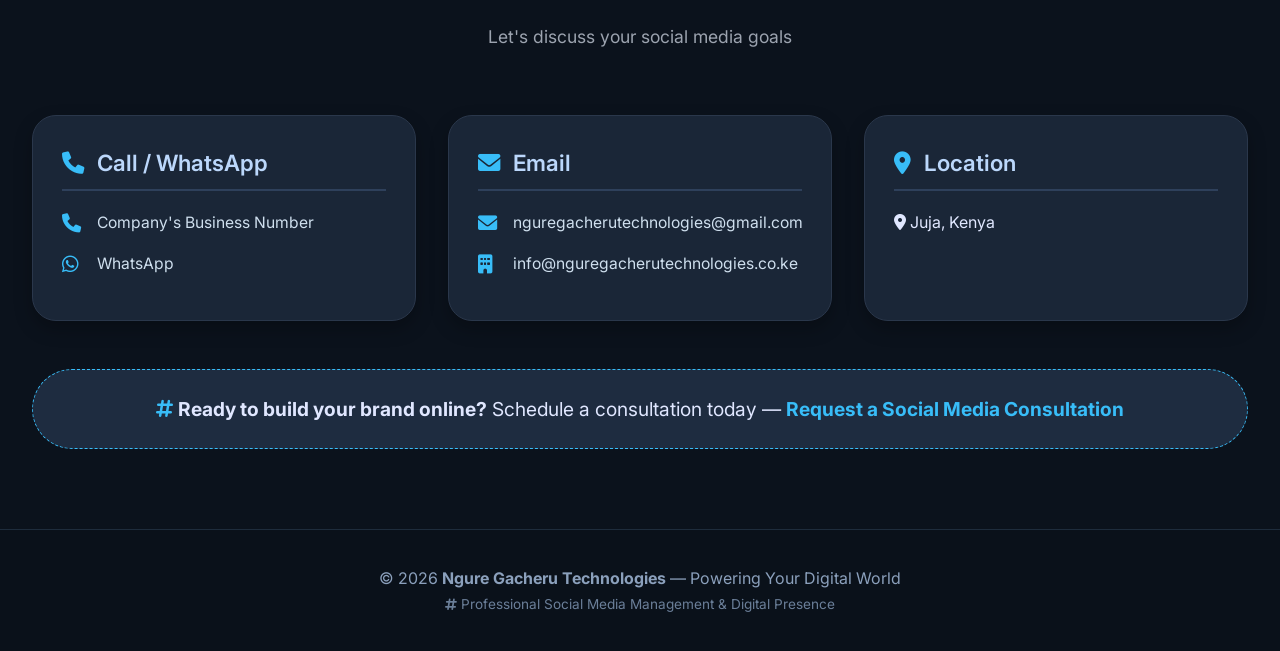
<file: socialmediamanagement.html>
<!DOCTYPE html>
<html lang="en">
<head>
    <meta charset="UTF-8" />
    <meta name="viewport" content="width=device-width, initial-scale=1.0" />
    <title>Ngure Gacheru Technologies — Social Media Management</title>
    <!-- Google Fonts & Font Awesome -->
    <link rel="preconnect" href="https://fonts.googleapis.com" />
    <link rel="preconnect" href="https://fonts.gstatic.com" crossorigin />
    <link href="https://fonts.googleapis.com/css2?family=Inter:opsz,wght@14..32,400;14..32,500;14..32,600;14..32,700;14..32,800&display=swap" rel="stylesheet" />
    <link rel="stylesheet" href="https://cdnjs.cloudflare.com/ajax/libs/font-awesome/6.0.0-beta3/css/all.min.css" />

    <style>
        /* ===== RESET & BASE ===== */
        * {
            margin: 0;
            padding: 0;
            box-sizing: border-box;
        }

        body {
            font-family: 'Inter', sans-serif;
            background-color: #0b1117;
            color: #e0e7ff;
            line-height: 1.6;
            scroll-behavior: smooth;
        }

        .container {
            max-width: 1280px;
            margin: 0 auto;
            padding: 0 2rem;
        }

        /* ===== HEADER ===== */
        .header {
            background: #0f172a;
            border-bottom: 2px solid #1e2c3a;
            box-shadow: 0 4px 20px rgba(0, 180, 255, 0.1);
            position: sticky;
            top: 0;
            z-index: 100;
            backdrop-filter: blur(6px);
            background-color: rgba(15, 23, 42, 0.95);
        }

        .header-container {
            display: flex;
            justify-content: space-between;
            align-items: center;
            padding: 1rem 2rem;
        }

        .company-name {
            font-size: 1.8rem;
            font-weight: 700;
            background: linear-gradient(135deg, #a5f3fc, #38bdf8);
            -webkit-background-clip: text;
            -webkit-text-fill-color: transparent;
            background-clip: text;
            letter-spacing: -0.5px;
        }

        .motto {
            font-size: 1rem;
            color: #9ab3d8;
            font-style: italic;
            border-left: 3px solid #38bdf8;
            padding-left: 0.75rem;
            margin-top: 0.25rem;
        }

        .header-accent {
            display: flex;
            gap: 8px;
        }
        .dot {
            width: 10px;
            height: 10px;
            background-color: #38bdf8;
            border-radius: 50%;
            opacity: 0.7;
            animation: pulse 2s infinite;
        }
        .dot:nth-child(2) {
            animation-delay: 0.4s;
        }
        .dot:nth-child(3) {
            animation-delay: 0.8s;
        }

        @keyframes pulse {
            0%,
            100% {
                transform: scale(1);
                opacity: 0.7;
            }
            50% {
                transform: scale(1.3);
                opacity: 1;
            }
        }

        /* ===== HERO ===== */
        .hero {
            background: linear-gradient(145deg, #0b1a2a 0%, #102a3c 100%);
            padding: 4rem 0;
            overflow: hidden;
            position: relative;
        }
        .hero::before {
            content: '';
            position: absolute;
            width: 300px;
            height: 300px;
            background: radial-gradient(circle, #2563eb20 0%, transparent 70%);
            top: -100px;
            right: -100px;
            border-radius: 50%;
        }

        .hero-container {
            display: grid;
            grid-template-columns: 1fr 1fr;
            gap: 3rem;
            align-items: center;
        }

        .hero-text .vision-title {
            font-size: 1.2rem;
            text-transform: uppercase;
            letter-spacing: 3px;
            color: #38bdf8;
            margin-bottom: 0.5rem;
        }
        .vision-statement {
            font-size: 1.7rem;
            font-weight: 700;
            line-height: 1.3;
            margin: 1.5rem 0;
            color: #f0f9ff;
        }
        .hero-text .sub-text {
            color: #b0c4de;
            font-size: 1.05rem;
            margin-bottom: 1.8rem;
        }
        .hero-cta {
            display: flex;
            gap: 1rem;
            flex-wrap: wrap;
        }
        .btn {
            display: inline-block;
            padding: 0.9rem 2.2rem;
            border-radius: 40px;
            font-weight: 600;
            text-decoration: none;
            transition: all 0.3s ease;
            border: 1px solid transparent;
            cursor: pointer;
            font-family: 'Inter', sans-serif;
            font-size: 1rem;
        }
        .btn-primary {
            background: #38bdf8;
            color: #0b1117;
            box-shadow: 0 8px 16px #38bdf830;
        }
        .btn-primary:hover {
            background: #7dd3fc;
            transform: translateY(-4px);
            box-shadow: 0 16px 24px #38bdf860;
        }
        .btn-outline {
            border: 2px solid #38bdf8;
            color: #e0f2fe;
        }
        .btn-outline:hover {
            background: #38bdf8;
            color: #0b1117;
            transform: translateY(-4px);
        }

        .hero-graphic {
            display: flex;
            gap: 2rem;
            justify-content: center;
            font-size: 5rem;
            color: #38bdf860;
        }
        .hero-graphic i {
            animation: float 4s ease-in-out infinite;
            filter: drop-shadow(0 0 15px #38bdf8);
        }
        .hero-graphic i:nth-child(2) {
            animation-delay: 0.6s;
        }
        .hero-graphic i:nth-child(3) {
            animation-delay: 1.2s;
        }

        @keyframes float {
            0%,
            100% {
                transform: translateY(0);
            }
            50% {
                transform: translateY(-20px);
            }
        }

        /* ===== SECTION TITLES ===== */
        .section-title {
            font-size: 2.5rem;
            font-weight: 700;
            text-align: center;
            margin-bottom: 0.5rem;
            background: linear-gradient(135deg, #bae6fd, #38bdf8);
            -webkit-background-clip: text;
            -webkit-text-fill-color: transparent;
            background-clip: text;
        }
        .section-subtitle {
            text-align: center;
            color: #9ca3af;
            margin-bottom: 4rem;
            font-size: 1.1rem;
        }

        /* ===== SERVICES ===== */
        .services {
            padding: 5rem 0;
            background: #0e1623;
        }

        .services-grid {
            display: grid;
            grid-template-columns: repeat(auto-fit, minmax(280px, 1fr));
            gap: 2rem;
        }

        .service-card {
            background: #1a2536;
            padding: 2rem 1.5rem;
            border-radius: 28px;
            border: 1px solid #2d3a4f;
            transition: all 0.3s cubic-bezier(0.25, 0.46, 0.45, 0.94);
            box-shadow: 0 4px 12px rgba(0, 0, 0, 0.5);
            position: relative;
            z-index: 1;
            overflow: hidden;
        }
        .service-card::before {
            content: '';
            position: absolute;
            top: 0;
            left: 0;
            width: 100%;
            height: 100%;
            background: radial-gradient(circle at top right, #2563eb20, transparent 70%);
            z-index: -1;
        }
        .service-card:hover {
            transform: translateY(-10px) scale(1.02);
            border-color: #38bdf8;
            box-shadow: 0 25px 35px -10px #0f172a, 0 0 0 2px #38bdf840;
        }
        .service-card i {
            font-size: 2.8rem;
            color: #38bdf8;
            margin-bottom: 1.5rem;
        }
        .service-card h3 {
            font-size: 1.4rem;
            font-weight: 600;
            margin-bottom: 0.75rem;
            color: #e2e8f0;
        }
        .service-card p {
            color: #b0c4de;
            font-size: 0.95rem;
        }
        .service-card .service-tags {
            display: flex;
            flex-wrap: wrap;
            gap: 0.4rem;
            margin-top: 1rem;
        }
        .service-card .service-tags span {
            background: #2d3a4f;
            padding: 0.2rem 0.8rem;
            border-radius: 20px;
            font-size: 0.7rem;
            color: #b0c4de;
            border: 1px solid #3d4a5f;
            letter-spacing: 0.3px;
            text-transform: uppercase;
        }

        /* ===== WHO WE SERVE ===== */
        .who-we-serve {
            padding: 5rem 0;
            background: #0b121c;
        }

        .serve-grid {
            display: grid;
            grid-template-columns: repeat(auto-fit, minmax(200px, 1fr));
            gap: 1.5rem;
            margin-top: 2rem;
        }

        .serve-item {
            background: #1a2536;
            padding: 1.8rem 1.2rem;
            border-radius: 20px;
            text-align: center;
            border: 1px solid #2d3a4f;
            transition: 0.3s ease;
        }
        .serve-item:hover {
            border-color: #38bdf8;
            transform: translateY(-6px);
            box-shadow: 0 12px 28px #38bdf820;
        }
        .serve-item i {
            font-size: 2.2rem;
            color: #38bdf8;
            margin-bottom: 0.8rem;
        }
        .serve-item h4 {
            font-size: 1.1rem;
            color: #e2e8f0;
            margin-bottom: 0.3rem;
        }
        .serve-item p {
            font-size: 0.9rem;
            color: #9ca3af;
        }

        /* ===== PROCESS ===== */
        .process {
            padding: 5rem 0;
            background: #0e1623;
        }

        .process-grid {
            display: grid;
            grid-template-columns: repeat(auto-fit, minmax(170px, 1fr));
            gap: 1.5rem;
            margin-top: 2rem;
        }

        .process-step {
            background: #1a2536;
            padding: 2rem 1.2rem;
            border-radius: 24px;
            text-align: center;
            border: 1px solid #2d3a4f;
            transition: 0.3s ease;
            position: relative;
        }
        .process-step:hover {
            border-color: #38bdf8;
            transform: scale(1.03);
        }
        .process-step .step-num {
            display: inline-block;
            font-size: 2rem;
            font-weight: 700;
            color: #38bdf8;
            background: #0b1a2a;
            width: 50px;
            height: 50px;
            line-height: 50px;
            border-radius: 50%;
            margin-bottom: 1rem;
            border: 2px solid #2d3a4f;
        }
        .process-step h4 {
            color: #e2e8f0;
            font-size: 1.1rem;
            margin-bottom: 0.4rem;
        }
        .process-step p {
            color: #9ca3af;
            font-size: 0.85rem;
        }

        /* ===== WHY CHOOSE US ===== */
        .why-choose {
            padding: 5rem 0;
            background: #0b121c;
        }

        .choose-grid {
            display: grid;
            grid-template-columns: repeat(auto-fit, minmax(220px, 1fr));
            gap: 2rem;
            margin-top: 2rem;
        }

        .choose-item {
            background: #1a2536;
            padding: 2rem 1.5rem;
            border-radius: 24px;
            text-align: center;
            border: 1px solid #2d3a4f;
            transition: 0.3s ease;
        }
        .choose-item:hover {
            border-color: #38bdf8;
            transform: translateY(-4px);
        }
        .choose-item i {
            font-size: 2.6rem;
            color: #38bdf8;
            margin-bottom: 1rem;
        }
        .choose-item h4 {
            font-size: 1.15rem;
            color: #e2e8f0;
            margin-bottom: 0.4rem;
        }
        .choose-item p {
            font-size: 0.9rem;
            color: #9ca3af;
        }

        /* ===== PACKAGES ===== */
        .packages {
            padding: 5rem 0;
            background: #0e1623;
        }

        .packages-grid {
            display: grid;
            grid-template-columns: repeat(auto-fit, minmax(280px, 1fr));
            gap: 2rem;
            margin-top: 2rem;
        }

        .package-card {
            background: #1a2536;
            padding: 2.5rem 2rem;
            border-radius: 28px;
            border: 1px solid #2d3a4f;
            transition: all 0.3s ease;
            text-align: center;
            position: relative;
            overflow: hidden;
        }
        .package-card:hover {
            border-color: #38bdf8;
            transform: translateY(-8px);
            box-shadow: 0 20px 30px -10px #0f172a, 0 0 0 2px #38bdf840;
        }
        .package-card .package-badge {
            display: inline-block;
            background: #38bdf8;
            color: #0b1117;
            font-weight: 700;
            font-size: 0.7rem;
            text-transform: uppercase;
            letter-spacing: 1px;
            padding: 0.3rem 1.2rem;
            border-radius: 30px;
            margin-bottom: 1rem;
        }
        .package-card h3 {
            font-size: 1.6rem;
            font-weight: 700;
            color: #e2e8f0;
            margin-bottom: 0.5rem;
        }
        .package-card .price {
            font-size: 2.2rem;
            font-weight: 700;
            color: #38bdf8;
            margin-bottom: 0.2rem;
        }
        .package-card .price-note {
            font-size: 0.85rem;
            color: #9ca3af;
            margin-bottom: 1.2rem;
        }
        .package-card ul {
            list-style: none;
            text-align: left;
            margin: 1.5rem 0;
        }
        .package-card ul li {
            padding: 0.4rem 0;
            color: #b0c4de;
            font-size: 0.95rem;
            display: flex;
            align-items: center;
            gap: 0.6rem;
        }
        .package-card ul li i {
            color: #38bdf8;
            font-size: 0.9rem;
            width: 1.2rem;
        }
        .package-card .btn {
            width: 100%;
            justify-content: center;
        }
        .package-card.premium {
            border-color: #38bdf8;
            background: #1a2a3f;
        }
        .package-card.premium .package-badge {
            background: #fbbf24;
            color: #0b1117;
        }

        /* ===== POSITIONING STATEMENT ===== */
        .positioning-banner {
            padding: 3.5rem 0;
            background: linear-gradient(145deg, #0b1a2a, #102a3c);
            text-align: center;
            border-top: 2px solid #1e2c3a;
            border-bottom: 2px solid #1e2c3a;
        }
        .positioning-banner h2 {
            font-size: 2.2rem;
            font-weight: 700;
            color: #f0f9ff;
            margin-bottom: 0.6rem;
        }
        .positioning-banner .highlight {
            color: #38bdf8;
        }
        .positioning-banner p {
            font-size: 1.05rem;
            color: #b0c4de;
            max-width: 800px;
            margin: 0 auto;
        }

        /* ===== WHAT TO EXPECT ===== */
        .expect {
            padding: 5rem 0;
            background: #0b121c;
        }

        .expect-grid {
            display: grid;
            grid-template-columns: repeat(auto-fit, minmax(200px, 1fr));
            gap: 1.5rem;
            margin-top: 2rem;
        }

        .expect-item {
            background: #1a2536;
            padding: 1.8rem 1.2rem;
            border-radius: 20px;
            text-align: center;
            border: 1px solid #2d3a4f;
            transition: 0.3s ease;
        }
        .expect-item:hover {
            border-color: #38bdf8;
            transform: translateY(-4px);
        }
        .expect-item i {
            font-size: 2.2rem;
            color: #38bdf8;
            margin-bottom: 0.6rem;
        }
        .expect-item h4 {
            font-size: 1rem;
            color: #e2e8f0;
            margin-bottom: 0.2rem;
        }
        .expect-item p {
            font-size: 0.85rem;
            color: #9ca3af;
        }

        /* ===== CTA BANNER ===== */
        .cta-banner {
            padding: 4rem 0;
            background: linear-gradient(145deg, #0b1a2a, #102a3c);
            text-align: center;
            border-top: 2px solid #1e2c3a;
            border-bottom: 2px solid #1e2c3a;
        }
        .cta-banner h2 {
            font-size: 2.4rem;
            font-weight: 700;
            color: #f0f9ff;
            margin-bottom: 0.8rem;
        }
        .cta-banner p {
            font-size: 1.1rem;
            color: #b0c4de;
            max-width: 700px;
            margin: 0 auto 2rem;
        }
        .cta-banner .btn-group {
            display: flex;
            gap: 1rem;
            justify-content: center;
            flex-wrap: wrap;
        }

        /* ===== CONTACT ===== */
        .contact {
            padding: 5rem 0;
            background: #0b121c;
        }

        .contact-grid {
            display: grid;
            grid-template-columns: repeat(auto-fit, minmax(260px, 1fr));
            gap: 2rem;
            margin-top: 2rem;
        }

        .contact-group {
            background: #1a2637;
            border-radius: 24px;
            padding: 1.8rem 1.8rem;
            border: 1px solid #2a374b;
            transition: 0.2s;
            box-shadow: 0 8px 18px #00000040;
        }
        .contact-group:hover {
            border-color: #38bdf8;
            box-shadow: 0 12px 28px #38bdf820;
        }
        .contact-group h3 {
            font-size: 1.4rem;
            font-weight: 600;
            margin-bottom: 1.2rem;
            color: #bbd7fb;
            border-bottom: 2px solid #2e405b;
            padding-bottom: 0.5rem;
        }
        .contact-group h3 i {
            color: #38bdf8;
            margin-right: 0.5rem;
        }
        .contact-group ul {
            list-style: none;
        }
        .contact-group li {
            margin-bottom: 0.8rem;
        }
        .contact-group a {
            color: #cfdfee;
            text-decoration: none;
            display: inline-flex;
            align-items: center;
            gap: 0.7rem;
            transition: all 0.2s;
            font-size: 0.98rem;
        }
        .contact-group a i {
            width: 1.5rem;
            color: #38bdf8;
            font-size: 1.2rem;
        }
        .contact-group a:hover {
            color: #38bdf8;
            transform: translateX(6px);
        }

        .contact-footer-note {
            margin-top: 3rem;
            background: #1e2c40;
            padding: 1.5rem;
            border-radius: 60px;
            text-align: center;
            border: 1px dashed #38bdf8;
        }
        .contact-footer-note p {
            font-size: 1.2rem;
        }
        .contact-footer-note a {
            color: #38bdf8;
            font-weight: 700;
            text-decoration: none;
        }
        .contact-footer-note a:hover {
            text-decoration: underline;
        }

        /* ===== FOOTER ===== */
        .footer {
            background: #0a111a;
            padding: 2rem 0;
            border-top: 1px solid #1e2c3c;
            text-align: center;
            color: #8ba0bc;
        }
        .footer p {
            margin: 0.2rem 0;
        }
        .footer .footer-tag {
            font-size: 0.85rem;
            color: #6b7f99;
        }

        /* ===== ANIMATION ON VIEW ===== */
        .animate-on-view {
            opacity: 0;
            transform: translateY(35px);
            transition: opacity 0.7s ease, transform 0.7s ease;
        }
        .animate-on-view.visible {
            opacity: 1;
            transform: translateY(0);
        }

        /* ===== RESPONSIVE ===== */
        @media (max-width: 768px) {
            .hero-container {
                grid-template-columns: 1fr;
                text-align: center;
            }
            .hero-cta {
                justify-content: center;
            }
            .hero-graphic {
                font-size: 4rem;
                order: -1;
            }
            .company-name {
                font-size: 1.4rem;
            }
            .header-container {
                flex-direction: column;
                text-align: center;
                gap: 0.5rem;
            }
            .motto {
                border-left: none;
                border-top: 2px solid #38bdf8;
                padding-top: 0.3rem;
            }
            .contact-grid {
                grid-template-columns: 1fr;
            }
            .section-title {
                font-size: 2rem;
            }
            .cta-banner h2 {
                font-size: 1.8rem;
            }
            .positioning-banner h2 {
                font-size: 1.6rem;
            }
            .process-grid {
                grid-template-columns: 1fr 1fr;
            }
            .choose-grid {
                grid-template-columns: 1fr 1fr;
            }
            .packages-grid {
                grid-template-columns: 1fr 1fr;
            }
            .expect-grid {
                grid-template-columns: 1fr 1fr;
            }
        }

        @media (max-width: 480px) {
            .process-grid {
                grid-template-columns: 1fr;
            }
            .choose-grid {
                grid-template-columns: 1fr;
            }
            .packages-grid {
                grid-template-columns: 1fr;
            }
            .expect-grid {
                grid-template-columns: 1fr;
            }
            .container {
                padding: 0 1rem;
            }
            .hero {
                padding: 2.5rem 0;
            }
            .vision-statement {
                font-size: 1.3rem;
            }
            .service-card {
                padding: 1.5rem 1rem;
            }
            .serve-grid {
                grid-template-columns: 1fr 1fr;
            }
            .contact-footer-note {
                border-radius: 24px;
                padding: 1.2rem;
            }
            .contact-footer-note p {
                font-size: 1rem;
            }
        }
    </style>
</head>
<body>

    <!-- ===== HEADER ===== -->
    <header class="header" id="top">
        <div class="header-container container">
            <div>
                <div class="company-name">NGURE GACHERU TECHNOLOGIES</div>
                <div class="motto">Powering Your Digital World</div>
            </div>
            <div class="header-accent">
                <span class="dot"></span>
                <span class="dot"></span>
                <span class="dot"></span>
            </div>
        </div>
    </header>

    <!-- ===== HERO ===== -->
    <section class="hero">
        <div class="hero-container container">
            <div class="hero-text">
                <div class="vision-title"><i class="fas fa-hashtag"></i> Social Media Management</div>
                <h1 class="vision-statement">
                    Build Your Brand. <br /> Engage Your Audience. <br /> Generate More Business.
                </h1>
                <p class="sub-text">
                    We help businesses, organizations and personal brands build a strong and consistent presence
                    across social media platforms — from strategy and content creation to publishing, engagement,
                    advertising and performance analysis.
                </p>
                <div class="hero-cta">
                    <a href="#cta" class="btn btn-primary"><i class="fas fa-comment-dots"></i> Request a Consultation</a>
                    <a href="#services" class="btn btn-outline"><i class="fas fa-arrow-down"></i> Explore Services</a>
                </div>
            </div>
            <div class="hero-graphic">
                <i class="fab fa-facebook"></i>
                <i class="fab fa-instagram"></i>
                <i class="fab fa-tiktok"></i>
            </div>
        </div>
    </section>

    <!-- ===== POSITIONING STATEMENT ===== -->
    <section class="positioning-banner">
        <div class="container">
            <h2 class="animate-on-view">
                We Don't Just Manage Social Media. <br />
                <span class="highlight">We Manage Your Digital Presence.</span>
            </h2>
            <p class="animate-on-view">
                From strategy and content creation to publishing, engagement, paid campaigns and performance analysis,
                Ngure Gacheru Technologies provides end-to-end social media management designed to help businesses
                build visibility, connect with customers and generate meaningful business opportunities.
            </p>
        </div>
    </section>

    <!-- ===== SERVICES ===== -->
    <section class="services" id="services">
        <div class="container">
            <h2 class="section-title animate-on-view">What We Do</h2>
            <p class="section-subtitle animate-on-view">Complete social media management &amp; digital presence services</p>

            <div class="services-grid">

                <!-- 1. Strategy & Planning -->
                <div class="service-card animate-on-view">
                    <i class="fas fa-chess-board"></i>
                    <h3>📊 Strategy &amp; Planning</h3>
                    <p>Account assessment, brand positioning, audience identification, competitor research, content pillars, growth strategy &amp; KPIs.</p>
                    <div class="service-tags">
                        <span>Strategy</span><span>Planning</span><span>KPIs</span>
                    </div>
                </div>

                <!-- 2. Content Creation -->
                <div class="service-card animate-on-view">
                    <i class="fas fa-paint-brush"></i>
                    <h3>🎨 Content Creation</h3>
                    <p>Promotional graphics, educational posts, infographics, product &amp; service posts, testimonials, announcements &amp; more.</p>
                    <div class="service-tags">
                        <span>Graphics</span><span>Infographics</span><span>Branded Content</span>
                    </div>
                </div>

                <!-- 3. Video & Reels -->
                <div class="service-card animate-on-view">
                    <i class="fas fa-video"></i>
                    <h3>🎥 Video Content &amp; Reels</h3>
                    <p>Instagram Reels, Facebook Reels, TikTok videos, YouTube Shorts, promotional &amp; educational videos, editing &amp; captions.</p>
                    <div class="service-tags">
                        <span>Reels</span><span>Shorts</span><span>Editing</span>
                    </div>
                </div>

                <!-- 4. Copywriting -->
                <div class="service-card animate-on-view">
                    <i class="fas fa-pen-fancy"></i>
                    <h3>✍️ Content Writing &amp; Copywriting</h3>
                    <p>Social media captions, promotional copy, product descriptions, educational posts, CTAs, hashtag strategies &amp; brand messaging.</p>
                    <div class="service-tags">
                        <span>Captions</span><span>Copy</span><span>CTAs</span>
                    </div>
                </div>

                <!-- 5. Scheduling & Publishing -->
                <div class="service-card animate-on-view">
                    <i class="fas fa-calendar-alt"></i>
                    <h3>📅 Scheduling &amp; Publishing</h3>
                    <p>Content scheduling, post publishing, content calendar management, campaign scheduling, seasonal planning &amp; consistency.</p>
                    <div class="service-tags">
                        <span>Scheduling</span><span>Calendar</span><span>Consistency</span>
                    </div>
                </div>

                <!-- 6. Community Management -->
                <div class="service-card animate-on-view">
                    <i class="fas fa-comments"></i>
                    <h3>💬 Community Management</h3>
                    <p>Comments, DMs, inquiries, reviews, mentions, feedback, FAQs &amp; lead inquiries management.</p>
                    <div class="service-tags">
                        <span>Engagement</span><span>DMs</span><span>Reviews</span>
                    </div>
                </div>

                <!-- 7. Growth Management -->
                <div class="service-card animate-on-view">
                    <i class="fas fa-chart-line"></i>
                    <h3>📈 Growth Management</h3>
                    <p>Audience growth strategies, engagement improvement, hashtag research, trend monitoring, platform optimization &amp; collaboration.</p>
                    <div class="service-tags">
                        <span>Growth</span><span>Hashtags</span><span>Trends</span>
                    </div>
                </div>

                <!-- 8. Paid Advertising -->
                <div class="service-card animate-on-view">
                    <i class="fas fa-ad"></i>
                    <h3>🎯 Paid Advertising</h3>
                    <p>Facebook/Instagram Ads, Meta Ads, lead generation, product promotion, retargeting, campaign monitoring &amp; creative development.</p>
                    <div class="service-tags">
                        <span>Meta Ads</span><span>Lead Gen</span><span>Retargeting</span>
                    </div>
                </div>

                <!-- 9. Platform Management -->
                <div class="service-card animate-on-view">
                    <i class="fas fa-th-large"></i>
                    <h3>📱 Platform Management</h3>
                    <p>Facebook, Instagram, TikTok, LinkedIn, YouTube, X (Twitter), WhatsApp Business — we recommend based on your audience.</p>
                    <div class="service-tags">
                        <span>Facebook</span><span>Instagram</span><span>TikTok</span><span>LinkedIn</span>
                    </div>
                </div>

                <!-- 10. Visual Content -->
                <div class="service-card animate-on-view">
                    <i class="fas fa-camera"></i>
                    <h3>📸 Visual Content</h3>
                    <p>Product photography, business photography, staff photos, event coverage, service imagery &amp; photo editing.</p>
                    <div class="service-tags">
                        <span>Photography</span><span>Editing</span><span>Brand Visuals</span>
                    </div>
                </div>

                <!-- 11. Social Media Branding -->
                <div class="service-card animate-on-view">
                    <i class="fas fa-vector-square"></i>
                    <h3>🧠 Social Media Branding</h3>
                    <p>Profile optimization, banners, bio writing, brand colors, templates, highlight covers &amp; visual consistency.</p>
                    <div class="service-tags">
                        <span>Branding</span><span>Templates</span><span>Consistency</span>
                    </div>
                </div>

                <!-- 12. Analytics & Reporting -->
                <div class="service-card animate-on-view">
                    <i class="fas fa-file-alt"></i>
                    <h3>📊 Analytics &amp; Reporting</h3>
                    <p>Reach, impressions, engagement, follower growth, video views, clicks, leads, content performance &amp; monthly reports.</p>
                    <div class="service-tags">
                        <span>Analytics</span><span>Reports</span><span>Performance</span>
                    </div>
                </div>

                <!-- 13. Competitor Research -->
                <div class="service-card animate-on-view">
                    <i class="fas fa-search"></i>
                    <h3>🔍 Competitor &amp; Industry Research</h3>
                    <p>Competitor content monitoring, industry trends, popular formats, audience interests &amp; content opportunities.</p>
                    <div class="service-tags">
                        <span>Research</span><span>Trends</span><span>Opportunities</span>
                    </div>
                </div>

                <!-- 14. Campaign Management -->
                <div class="service-card animate-on-view">
                    <i class="fas fa-bullhorn"></i>
                    <h3>📣 Campaign &amp; Promotional Management</h3>
                    <p>Product launches, seasonal promotions, discounts, holiday campaigns, brand awareness &amp; lead-generation campaigns.</p>
                    <div class="service-tags">
                        <span>Campaigns</span><span>Launches</span><span>Promotions</span>
                    </div>
                </div>

                <!-- 15. Account Setup -->
                <div class="service-card animate-on-view">
                    <i class="fas fa-user-cog"></i>
                    <h3>🛠️ Account Setup &amp; Optimization</h3>
                    <p>Account creation, business setup, profile optimization, contact &amp; website integration, WhatsApp &amp; category setup.</p>
                    <div class="service-tags">
                        <span>Setup</span><span>Optimization</span><span>Integration</span>
                    </div>
                </div>

            </div>
        </div>
    </section>

    <!-- ===== WHO WE SERVE ===== -->
    <section class="who-we-serve">
        <div class="container">
            <h2 class="section-title animate-on-view">Who We Serve</h2>
            <p class="section-subtitle animate-on-view">Tailored social media solutions for every industry</p>

            <div class="serve-grid">
                <div class="serve-item animate-on-view">
                    <i class="fas fa-store"></i>
                    <h4>Small Businesses</h4>
                    <p>Build awareness and attract customers without managing social media yourself</p>
                </div>
                <div class="serve-item animate-on-view">
                    <i class="fas fa-rocket"></i>
                    <h4>Startups</h4>
                    <p>Establish your brand and build an audience from the beginning</p>
                </div>
                <div class="serve-item animate-on-view">
                    <i class="fas fa-building-columns"></i>
                    <h4>Corporate Organizations</h4>
                    <p>Maintain a consistent and professional digital presence</p>
                </div>
                <div class="serve-item animate-on-view">
                    <i class="fas fa-cart-shopping"></i>
                    <h4>Retail Businesses</h4>
                    <p>Promote products, offers and new arrivals effectively</p>
                </div>
                <div class="serve-item animate-on-view">
                    <i class="fas fa-utensils"></i>
                    <h4>Restaurants &amp; Hotels</h4>
                    <p>Showcase menus, experiences, events and promotions</p>
                </div>
                <div class="serve-item animate-on-view">
                    <i class="fas fa-briefcase"></i>
                    <h4>Professional Services</h4>
                    <p>Build authority, educate audiences and generate inquiries</p>
                </div>
                <div class="serve-item animate-on-view">
                    <i class="fas fa-user-tie"></i>
                    <h4>Personal Brands &amp; Creators</h4>
                    <p>Develop a consistent online identity and grow an engaged audience</p>
                </div>
            </div>
        </div>
    </section>

    <!-- ===== PROCESS ===== -->
    <section class="process">
        <div class="container">
            <h2 class="section-title animate-on-view">Our Social Media Management Process</h2>
            <p class="section-subtitle animate-on-view">A structured approach that delivers results</p>

            <div class="process-grid">
                <div class="process-step animate-on-view">
                    <div class="step-num">01</div>
                    <h4>Discovery</h4>
                    <p>We learn about your business, customers and objectives</p>
                </div>
                <div class="process-step animate-on-view">
                    <div class="step-num">02</div>
                    <h4>Strategy</h4>
                    <p>We develop content pillars, platform strategy &amp; direction</p>
                </div>
                <div class="process-step animate-on-view">
                    <div class="step-num">03</div>
                    <h4>Content Creation</h4>
                    <p>We create graphics, videos, captions &amp; other content</p>
                </div>
                <div class="process-step animate-on-view">
                    <div class="step-num">04</div>
                    <h4>Approval</h4>
                    <p>Content is submitted for your review and approval</p>
                </div>
                <div class="process-step animate-on-view">
                    <div class="step-num">05</div>
                    <h4>Publishing</h4>
                    <p>Approved content is scheduled and published</p>
                </div>
                <div class="process-step animate-on-view">
                    <div class="step-num">06</div>
                    <h4>Engagement</h4>
                    <p>We monitor interactions and manage audience engagement</p>
                </div>
                <div class="process-step animate-on-view">
                    <div class="step-num">07</div>
                    <h4>Analyze</h4>
                    <p>We review performance and identify what's working</p>
                </div>
                <div class="process-step animate-on-view">
                    <div class="step-num">08</div>
                    <h4>Optimize</h4>
                    <p>We use insights to improve the following month's strategy</p>
                </div>
            </div>
        </div>
    </section>

    <!-- ===== WHY CHOOSE US ===== -->
    <section class="why-choose">
        <div class="container">
            <h2 class="section-title animate-on-view">Why Choose Ngure Gacheru Technologies?</h2>
            <p class="section-subtitle animate-on-view">Your trusted social media partner</p>

            <div class="choose-grid">
                <div class="choose-item animate-on-view">
                    <i class="fas fa-chess-queen"></i>
                    <h4>Strategy Before Posting</h4>
                    <p>We don't believe in posting content without a purpose</p>
                </div>
                <div class="choose-item animate-on-view">
                    <i class="fas fa-palette"></i>
                    <h4>Creative Content</h4>
                    <p>We combine strategy with professional graphic design and visual content</p>
                </div>
                <div class="choose-item animate-on-view">
                    <i class="fas fa-bullseye"></i>
                    <h4>Business-Focused</h4>
                    <p>We support your broader business goals — not just vanity metrics</p>
                </div>
                <div class="choose-item animate-on-view">
                    <i class="fas fa-calendar-check"></i>
                    <h4>Consistent Management</h4>
                    <p>We keep your social media presence active and organized</p>
                </div>
                <div class="choose-item animate-on-view">
                    <i class="fas fa-chart-bar"></i>
                    <h4>Performance Tracking</h4>
                    <p>We monitor results and use data to improve future content</p>
                </div>
                <div class="choose-item animate-on-view">
                    <i class="fas fa-sync-alt"></i>
                    <h4>Integrated Digital Services</h4>
                    <p>We connect your social media with graphic design, web &amp; IT services</p>
                </div>
            </div>
        </div>
    </section>

    <!-- ===== PACKAGES ===== -->
    <section class="packages" id="packages">
        <div class="container">
            <h2 class="section-title animate-on-view">Social Media Management Packages</h2>
            <p class="section-subtitle animate-on-view">Choose the plan that fits your business needs</p>

            <div class="packages-grid">

                <!-- Starter -->
                <div class="package-card animate-on-view">
                    <div class="package-badge">Starter</div>
                    <h3>🟢 Starter Social</h3>
                    <div class="price">From KES 15,000</div>
                    <div class="price-note">per month</div>
                    <ul>
                        <li><i class="fas fa-check-circle"></i> 2 social platforms</li>
                        <li><i class="fas fa-check-circle"></i> Monthly content strategy</li>
                        <li><i class="fas fa-check-circle"></i> 8–12 posts/month</li>
                        <li><i class="fas fa-check-circle"></i> Basic graphic designs</li>
                        <li><i class="fas fa-check-circle"></i> Caption writing</li>
                        <li><i class="fas fa-check-circle"></i> Hashtag research</li>
                        <li><i class="fas fa-check-circle"></i> Scheduling &amp; publishing</li>
                        <li><i class="fas fa-check-circle"></i> Basic monthly report</li>
                    </ul>
                    <a href="#contact" class="btn btn-primary">Get Started</a>
                </div>

                <!-- Business Growth -->
                <div class="package-card animate-on-view">
                    <div class="package-badge">Popular</div>
                    <h3>🔵 Business Growth</h3>
                    <div class="price">From KES 35,000</div>
                    <div class="price-note">per month</div>
                    <ul>
                        <li><i class="fas fa-check-circle"></i> 3–4 social platforms</li>
                        <li><i class="fas fa-check-circle"></i> 12–20 posts/month</li>
                        <li><i class="fas fa-check-circle"></i> Professional social graphics</li>
                        <li><i class="fas fa-check-circle"></i> Short-form videos / Reels</li>
                        <li><i class="fas fa-check-circle"></i> Caption writing &amp; hashtags</li>
                        <li><i class="fas fa-check-circle"></i> Content calendar management</li>
                        <li><i class="fas fa-check-circle"></i> Community management</li>
                        <li><i class="fas fa-check-circle"></i> Growth strategy</li>
                        <li><i class="fas fa-check-circle"></i> Monthly analytics report</li>
                    </ul>
                    <a href="#contact" class="btn btn-primary">Get Started</a>
                </div>

                <!-- Premium -->
                <div class="package-card premium animate-on-view">
                    <div class="package-badge">Premium</div>
                    <h3>🟣 Premium / Corporate</h3>
                    <div class="price">From KES 65,000</div>
                    <div class="price-note">per month</div>
                    <ul>
                        <li><i class="fas fa-check-circle"></i> 4–6 platforms</li>
                        <li><i class="fas fa-check-circle"></i> 20–30+ content pieces/month</li>
                        <li><i class="fas fa-check-circle"></i> Professional graphics &amp; video</li>
                        <li><i class="fas fa-check-circle"></i> Content strategy &amp; planning</li>
                        <li><i class="fas fa-check-circle"></i> Community management</li>
                        <li><i class="fas fa-check-circle"></i> Campaign management</li>
                        <li><i class="fas fa-check-circle"></i> Competitor research</li>
                        <li><i class="fas fa-check-circle"></i> Paid advertising management</li>
                        <li><i class="fas fa-check-circle"></i> Detailed analytics &amp; reporting</li>
                        <li><i class="fas fa-check-circle"></i> Monthly strategy meeting</li>
                    </ul>
                    <a href="#contact" class="btn btn-primary">Get Started</a>
                </div>

            </div>
            <p style="text-align:center; color:#9ca3af; margin-top:2rem; font-size:0.9rem;">
                <i class="fas fa-info-circle" style="color:#38bdf8;"></i>
                All packages can be customized. Paid advertising budget is separate from management fees.
            </p>
        </div>
    </section>

    <!-- ===== WHAT TO EXPECT ===== -->
    <section class="expect">
        <div class="container">
            <h2 class="section-title animate-on-view">What You Can Expect</h2>
            <p class="section-subtitle animate-on-view">Real results from a professional social media presence</p>

            <div class="expect-grid">
                <div class="expect-item animate-on-view">
                    <i class="fas fa-eye"></i>
                    <h4>Increased Brand Visibility</h4>
                    <p>Get your business consistently in front of your target audience</p>
                </div>
                <div class="expect-item animate-on-view">
                    <i class="fas fa-pen-fancy"></i>
                    <h4>Professional Online Presence</h4>
                    <p>Maintain a polished and consistent brand image</p>
                </div>
                <div class="expect-item animate-on-view">
                    <i class="fas fa-heart"></i>
                    <h4>Better Customer Engagement</h4>
                    <p>Build relationships with your audience</p>
                </div>
                <div class="expect-item animate-on-view">
                    <i class="fas fa-phone"></i>
                    <h4>More Inquiries</h4>
                    <p>Strategic CTAs to encourage prospects to contact you</p>
                </div>
                <div class="expect-item animate-on-view">
                    <i class="fas fa-tag"></i>
                    <h4>Stronger Brand Awareness</h4>
                    <p>Make your business easier to recognize and remember</p>
                </div>
                <div class="expect-item animate-on-view">
                    <i class="fas fa-chart-pie"></i>
                    <h4>Data-Driven Improvement</h4>
                    <p>Use analytics to continuously improve content and campaigns</p>
                </div>
            </div>
        </div>
    </section>

    <!-- ===== CTA BANNER ===== -->
    <section class="cta-banner" id="cta">
        <div class="container">
            <h2 class="animate-on-view">Ready to Grow Your Business on Social Media?</h2>
            <p class="animate-on-view">
                Stop struggling with what to post, when to post and how to reach your target audience.
                Let Ngure Gacheru Technologies manage your social media presence with a strategic,
                creative and results-focused approach.
            </p>
            <div class="btn-group animate-on-view">
                <a href="#contact" class="btn btn-primary"><i class="fas fa-comment-dots"></i> Request a Consultation</a>
                <a href="#packages" class="btn btn-outline"><i class="fas fa-box"></i> View Packages</a>
            </div>
        </div>
    </section>

    <!-- ===== CONTACT ===== -->
    <section class="contact" id="contact">
        <div class="container">
            <h2 class="section-title animate-on-view">Get in Touch</h2>
            <p class="section-subtitle animate-on-view">Let's discuss your social media goals</p>

            <div class="contact-grid">
                <div class="contact-group animate-on-view">
                    <h3><i class="fas fa-phone"></i> Call / WhatsApp</h3>
                    <ul>
                        <li><a href="tel:+254737253492"><i class="fas fa-phone"></i> Company's Business Number</a></li>
                        <li><a href="https://wa.me/254737253492" target="_blank"><i class="fab fa-whatsapp"></i> WhatsApp</a></li>
                    </ul>
                </div>

                <div class="contact-group animate-on-view">
                    <h3><i class="fas fa-envelope"></i> Email</h3>
                    <ul>
                        <li><a href="mailto:nguregacherutechnologies@gmail.com"><i class="fas fa-envelope"></i> nguregacherutechnologies@gmail.com</a></li>
                        <li><a href="mailto:info@nguregacherutechnologies.co.ke"><i class="fas fa-building"></i> info@nguregacherutechnologies.co.ke</a></li>
                    </ul>
                </div>

                <div class="contact-group animate-on-view">
                    <h3><i class="fas fa-map-marker-alt"></i> Location</h3>
                    <ul>
                        <li><i class="fas fa-location-dot"></i> Juja, Kenya</li>
                    </ul>
                </div>
            </div>

            <div class="contact-footer-note animate-on-view">
                <p>
                    <i class="fas fa-hashtag" style="color:#38bdf8;"></i>
                    <strong>Ready to build your brand online?</strong>
                    Schedule a consultation today —
                    <a href="mailto:nguregacherutechnologies@gmail.com">Request a Social Media Consultation</a>
                </p>
            </div>
        </div>
    </section>

    <!-- ===== FOOTER ===== -->
    <footer class="footer">
        <div class="container">
            <p>&copy; 2026 <strong>Ngure Gacheru Technologies</strong> — Powering Your Digital World</p>
            <p class="footer-tag">
                <i class="fas fa-hashtag"></i> Professional Social Media Management &amp; Digital Presence
            </p>
        </div>
    </footer>

    <!-- ===== JAVASCRIPT ===== -->
    <script>
        (function() {
            'use strict';

            // ===== Intersection Observer for "animate-on-view" =====
            const animElements = document.querySelectorAll('.animate-on-view');

            if (animElements.length > 0) {
                const observer = new IntersectionObserver((entries) => {
                    entries.forEach(entry => {
                        if (entry.isIntersecting) {
                            entry.target.classList.add('visible');
                        }
                    });
                }, {
                    threshold: 0.15,
                    rootMargin: '0px 0px -40px 0px'
                });

                animElements.forEach(el => observer.observe(el));
            }

            // ===== Smooth scroll for anchor links =====
            document.querySelectorAll('a[href^="#"]').forEach(anchor => {
                anchor.addEventListener('click', function(e) {
                    const targetId = this.getAttribute('href');
                    if (targetId === '#') return;
                    const targetEl = document.querySelector(targetId);
                    if (targetEl) {
                        e.preventDefault();
                        const headerOffset = 80;
                        const elementPosition = targetEl.getBoundingClientRect().top;
                        const offsetPosition = elementPosition + window.pageYOffset - headerOffset;
                        window.scrollTo({
                            top: offsetPosition,
                            behavior: 'smooth'
                        });
                    }
                });
            });

            console.log('🚀 Ngure Gacheru Technologies — Social Media Management website loaded.');

        })();
    </script>

</body>
</html>
</file>
<file: style.css>
/* style.css - modern tech theme with animations */
* {
  margin: 0;
  padding: 0;
  box-sizing: border-box;
}

body {
  font-family: 'Inter', sans-serif;
  background-color: #0b1117;
  color: #e0e7ff;
  line-height: 1.6;
  scroll-behavior: smooth;
}

.container {
  max-width: 1280px;
  margin: 0 auto;
  padding: 0 2rem;
}

/* ===== HEADER ===== */
.header {
  background: #0f172a;
  border-bottom: 2px solid #1e2c3a;
  box-shadow: 0 4px 20px rgba(0, 180, 255, 0.1);
  position: sticky;
  top: 0;
  z-index: 100;
  backdrop-filter: blur(6px);
  background-color: rgba(15, 23, 42, 0.95);
}

.header-container {
  display: flex;
  justify-content: space-between;
  align-items: center;
  padding: 1rem 2rem;
}

.company-name {
  font-size: 1.8rem;
  font-weight: 700;
  background: linear-gradient(135deg, #a5f3fc, #38bdf8);
  -webkit-background-clip: text;
  -webkit-text-fill-color: transparent;
  background-clip: text;
  letter-spacing: -0.5px;
}

.motto {
  font-size: 1rem;
  color: #9ab3d8;
  font-style: italic;
  border-left: 3px solid #38bdf8;
  padding-left: 0.75rem;
  margin-top: 0.25rem;
}

.header-accent {
  display: flex;
  gap: 8px;
}
.dot {
  width: 10px;
  height: 10px;
  background-color: #38bdf8;
  border-radius: 50%;
  opacity: 0.7;
  animation: pulse 2s infinite;
}
.dot:nth-child(2) { animation-delay: 0.4s; }
.dot:nth-child(3) { animation-delay: 0.8s; }

@keyframes pulse {
  0%, 100% { transform: scale(1); opacity: 0.7; }
  50% { transform: scale(1.3); opacity: 1; }
}

/* ===== HERO ===== */
.hero {
  background: linear-gradient(145deg, #0b1a2a 0%, #102a3c 100%);
  padding: 4rem 0;
  overflow: hidden;
  position: relative;
}
.hero::before {
  content: '';
  position: absolute;
  width: 300px;
  height: 300px;
  background: radial-gradient(circle, #2563eb20 0%, transparent 70%);
  top: -100px;
  right: -100px;
  border-radius: 50%;
}

.hero-container {
  display: grid;
  grid-template-columns: 1fr 1fr;
  gap: 3rem;
  align-items: center;
}

.hero-text .vision-title {
  font-size: 1.2rem;
  text-transform: uppercase;
  letter-spacing: 3px;
  color: #38bdf8;
  margin-bottom: 0.5rem;
}
.vision-statement {
  font-size: 1.7rem;
  font-weight: 600;
  line-height: 1.3;
  margin: 1.5rem 0;
  color: #f0f9ff;
}
.hero-cta {
  display: flex;
  gap: 1rem;
  flex-wrap: wrap;
}
.btn {
  display: inline-block;
  padding: 0.9rem 2.2rem;
  border-radius: 40px;
  font-weight: 600;
  text-decoration: none;
  transition: all 0.3s ease;
  border: 1px solid transparent;
}
.btn-primary {
  background: #38bdf8;
  color: #0b1117;
  box-shadow: 0 8px 16px #38bdf830;
}
.btn-primary:hover {
  background: #7dd3fc;
  transform: translateY(-4px);
  box-shadow: 0 16px 24px #38bdf860;
}
.btn-outline {
  border: 2px solid #38bdf8;
  color: #e0f2fe;
}
.btn-outline:hover {
  background: #38bdf8;
  color: #0b1117;
  transform: translateY(-4px);
}

.hero-graphic {
  display: flex;
  gap: 2rem;
  justify-content: center;
  font-size: 5rem;
  color: #38bdf860;
}
.hero-graphic i {
  animation: float 4s ease-in-out infinite;
  filter: drop-shadow(0 0 15px #38bdf8);
}
.hero-graphic i:nth-child(2) { animation-delay: 0.6s; }
.hero-graphic i:nth-child(3) { animation-delay: 1.2s; }

@keyframes float {
  0%, 100% { transform: translateY(0); }
  50% { transform: translateY(-20px); }
}

/* ===== SERVICES ===== */
.services {
  padding: 5rem 0;
  background: #0e1623;
}
.section-title {
  font-size: 2.5rem;
  font-weight: 700;
  text-align: center;
  margin-bottom: 0.5rem;
  background: linear-gradient(135deg, #bae6fd, #38bdf8);
  -webkit-background-clip: text;
  -webkit-text-fill-color: transparent;
}
.section-subtitle {
  text-align: center;
  color: #9ca3af;
  margin-bottom: 4rem;
  font-size: 1.1rem;
}

.services-grid {
  display: grid;
  grid-template-columns: repeat(auto-fit, minmax(280px, 1fr));
  gap: 2rem;
}

.service-card {
  background: #1a2536;
  padding: 2rem 1.5rem;
  border-radius: 28px;
  border: 1px solid #2d3a4f;
  transition: all 0.3s cubic-bezier(0.25, 0.46, 0.45, 0.94);
  box-shadow: 0 4px 12px rgba(0,0,0,0.5);
  position: relative;
  z-index: 1;
  overflow: hidden;
}
.service-card::before {
  content: '';
  position: absolute;
  top: 0;
  left: 0;
  width: 100%;
  height: 100%;
  background: radial-gradient(circle at top right, #2563eb20, transparent 70%);
  z-index: -1;
}
.service-card:hover {
  transform: translateY(-10px) scale(1.02);
  border-color: #38bdf8;
  box-shadow: 0 25px 35px -10px #0f172a, 0 0 0 2px #38bdf840;
}
.service-card i {
  font-size: 2.8rem;
  color: #38bdf8;
  margin-bottom: 1.5rem;
}
.service-card h3 {
  font-size: 1.4rem;
  font-weight: 600;
  margin-bottom: 0.75rem;
  color: #e2e8f0;
}
.service-card p {
  color: #b0c4de;
  font-size: 0.95rem;
}

/* ===== CONTACT ===== */
.contact {
  padding: 5rem 0;
  background: #0b121c;
}

.contact-grid {
  display: grid;
  grid-template-columns: repeat(auto-fit, minmax(260px, 1fr));
  gap: 2rem;
  margin-top: 2rem;
}

.contact-group {
  background: #1a2637;
  border-radius: 24px;
  padding: 1.8rem 1.8rem;
  border: 1px solid #2a374b;
  transition: 0.2s;
  box-shadow: 0 8px 18px #00000040;
}
.contact-group:hover {
  border-color: #38bdf8;
  box-shadow: 0 12px 28px #38bdf820;
}
.contact-group h3 {
  font-size: 1.4rem;
  font-weight: 600;
  margin-bottom: 1.2rem;
  color: #bbd7fb;
  border-bottom: 2px solid #2e405b;
  padding-bottom: 0.5rem;
}
.contact-group h3 i {
  color: #38bdf8;
  margin-right: 0.5rem;
}
.contact-group ul {
  list-style: none;
}
.contact-group li {
  margin-bottom: 0.8rem;
}
.contact-group a {
  color: #cfdfee;
  text-decoration: none;
  display: inline-flex;
  align-items: center;
  gap: 0.7rem;
  transition: all 0.2s;
  font-size: 0.98rem;
}
.contact-group a i {
  width: 1.5rem;
  color: #38bdf8;
  font-size: 1.2rem;
}
.contact-group a:hover {
  color: #38bdf8;
  transform: translateX(6px);
}

.contact-footer-note {
  margin-top: 3rem;
  background: #1e2c40;
  padding: 1.5rem;
  border-radius: 60px;
  text-align: center;
  border: 1px dashed #38bdf8;
}
.contact-footer-note p {
  font-size: 1.2rem;
}
.contact-footer-note a {
  color: #38bdf8;
  font-weight: 700;
  text-decoration: none;
}
.contact-footer-note a:hover {
  text-decoration: underline;
}

/* ===== FOOTER ===== */
.footer {
  background: #0a111a;
  padding: 2rem 0;
  border-top: 1px solid #1e2c3c;
  text-align: center;
  color: #8ba0bc;
}

/* ===== ANIMATION ON VIEW (intersection observer) ===== */
.animate-on-view {
  opacity: 0;
  transform: translateY(35px);
  transition: opacity 0.7s ease, transform 0.7s ease;
}
.animate-on-view.visible {
  opacity: 1;
  transform: translateY(0);
}

/* ===== RESPONSIVE ===== */
@media (max-width: 768px) {
  .hero-container {
    grid-template-columns: 1fr;
    text-align: center;
  }
  .hero-cta {
    justify-content: center;
  }
  .hero-graphic {
    font-size: 4rem;
    order: -1;
  }
  .company-name {
    font-size: 1.4rem;
  }
  .header-container {
    flex-direction: column;
    text-align: center;
    gap: 0.5rem;
  }
  .motto {
    border-left: none;
    border-top: 2px solid #38bdf8;
    padding-top: 0.3rem;
  }
  .contact-grid {
    grid-template-columns: 1fr;
  }
}
</file>
